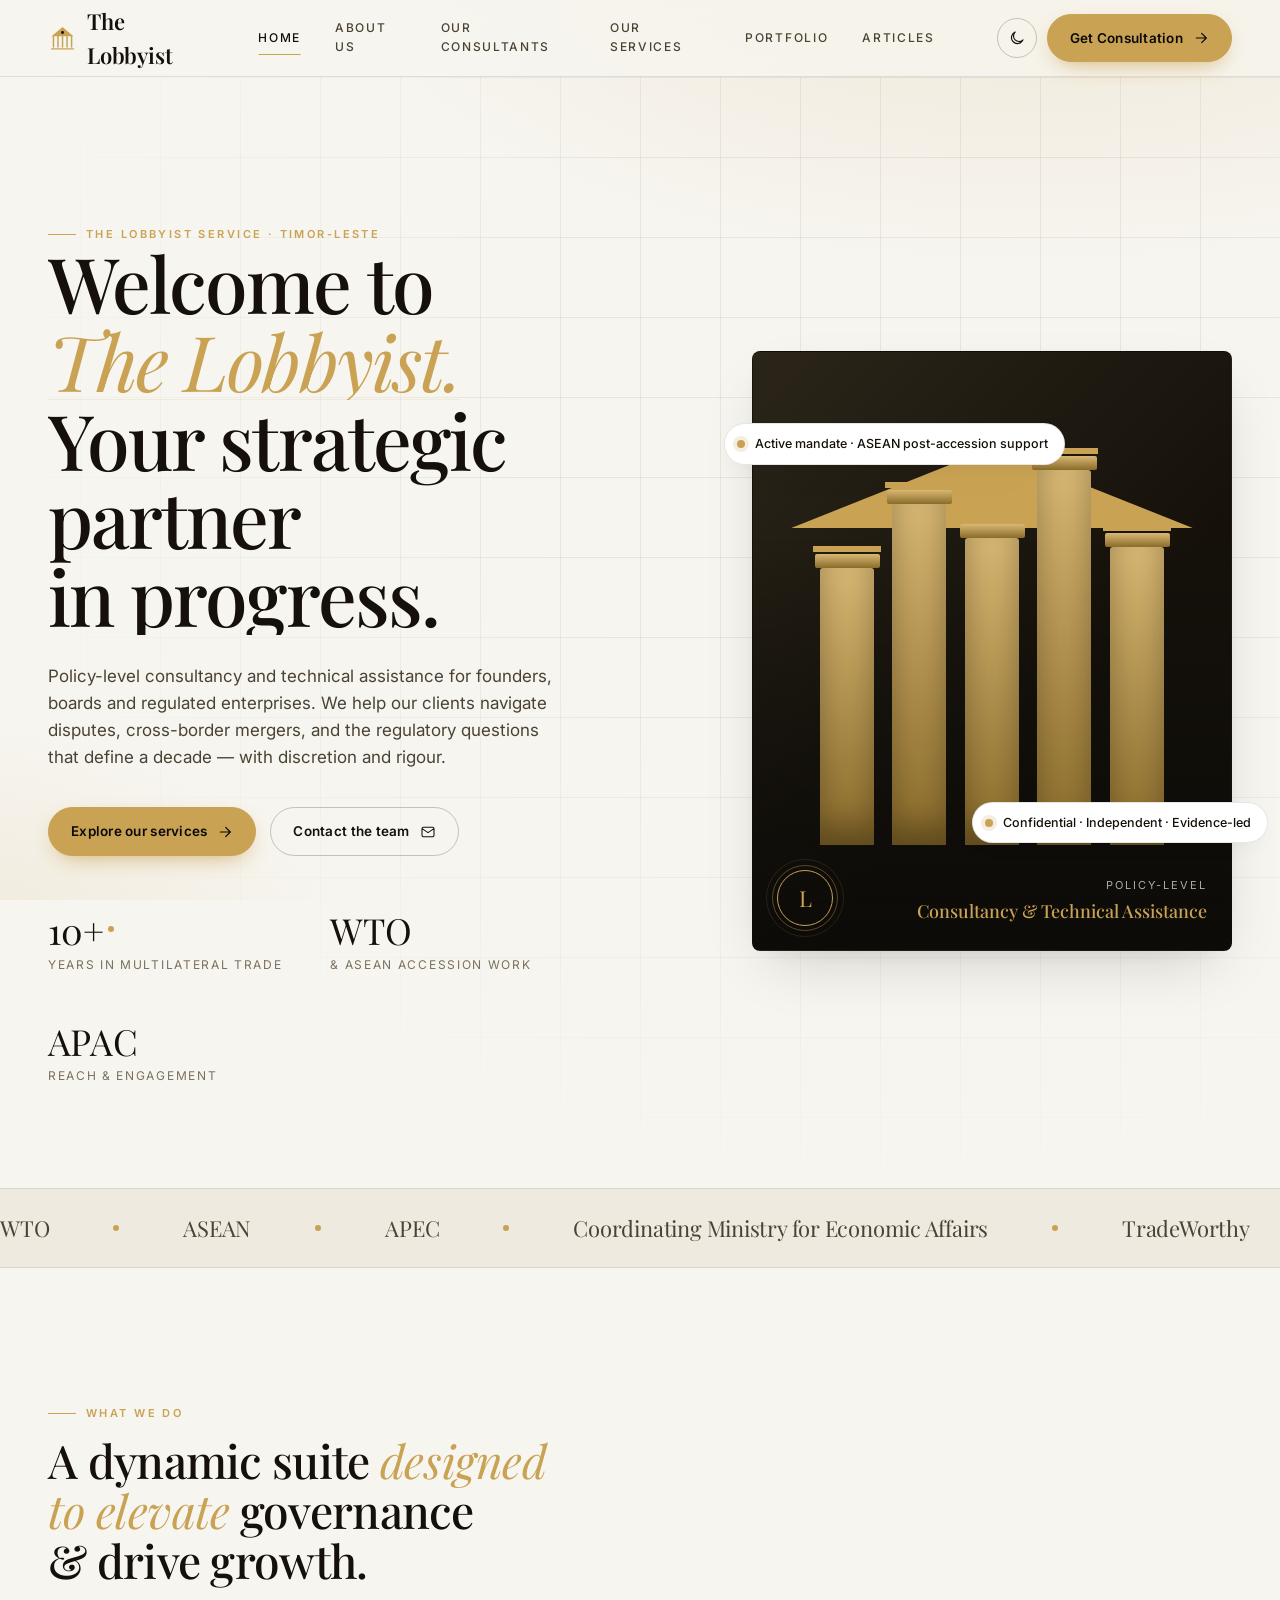
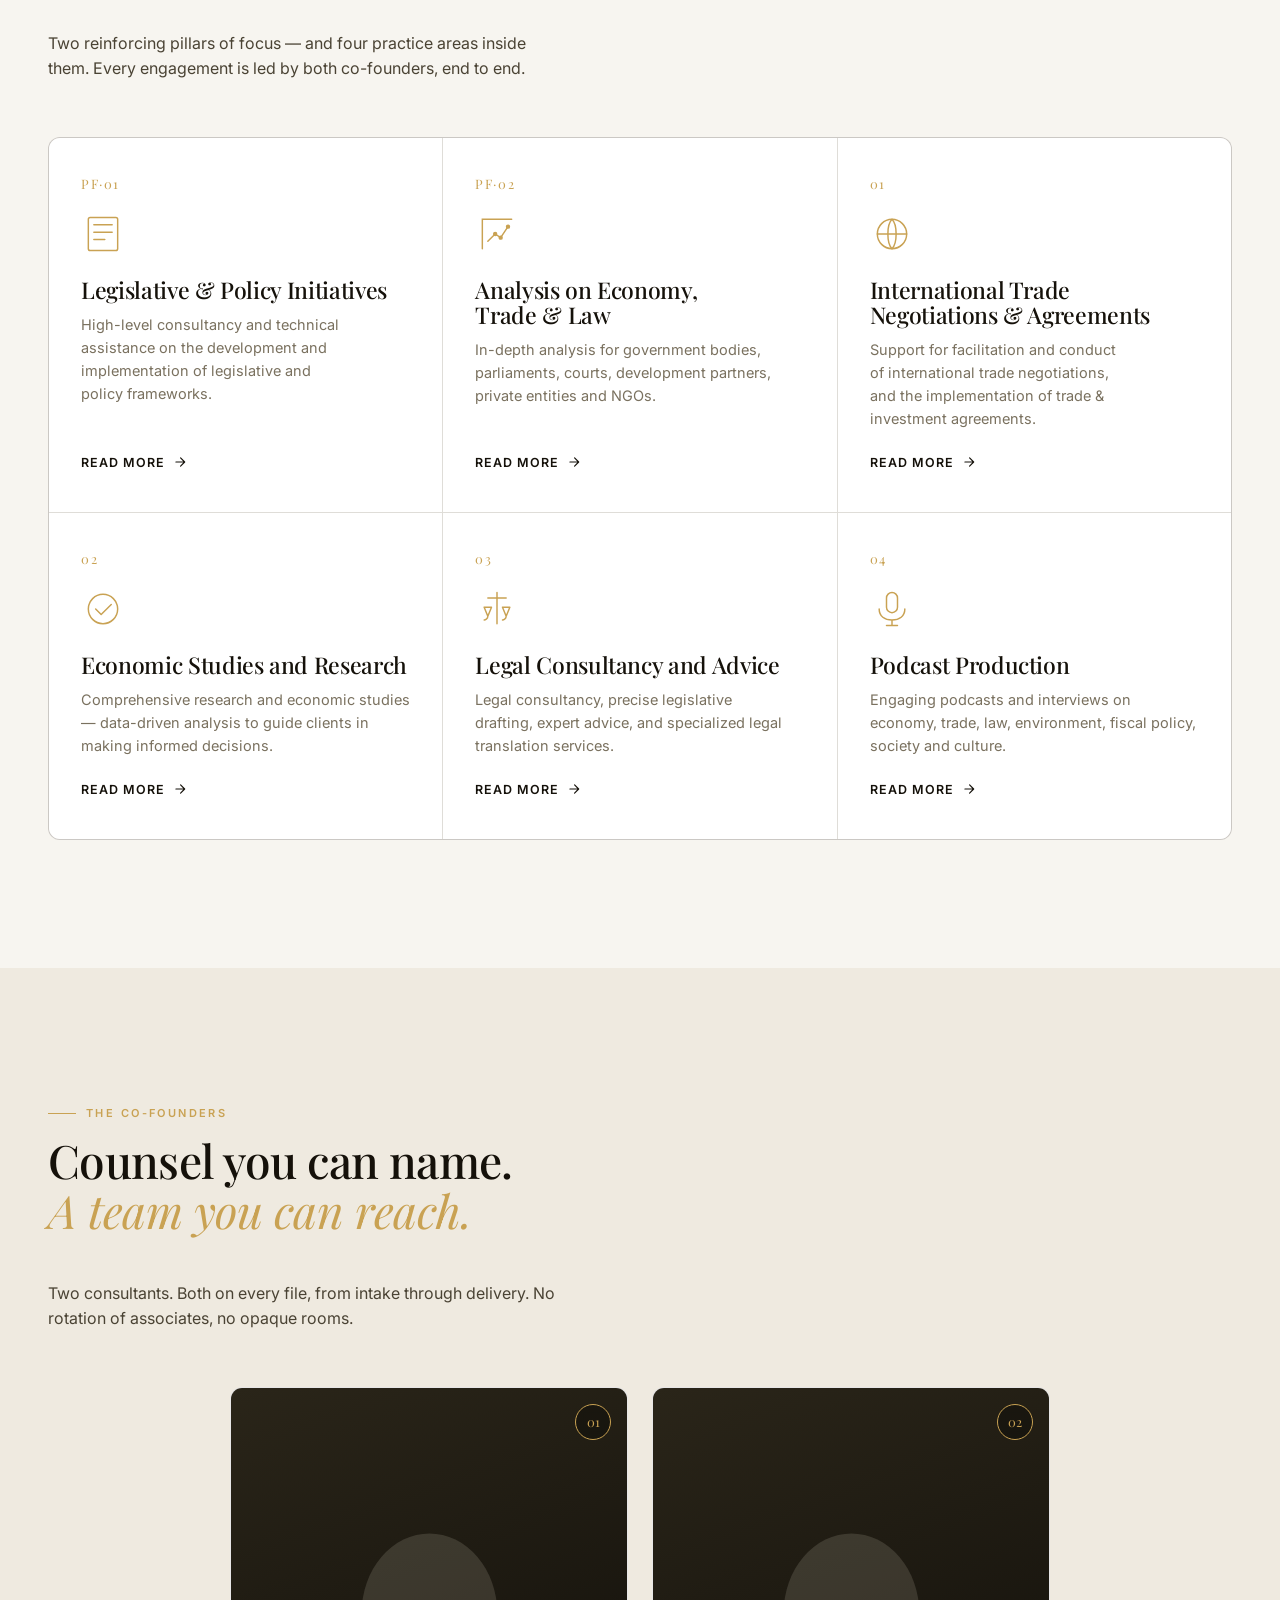
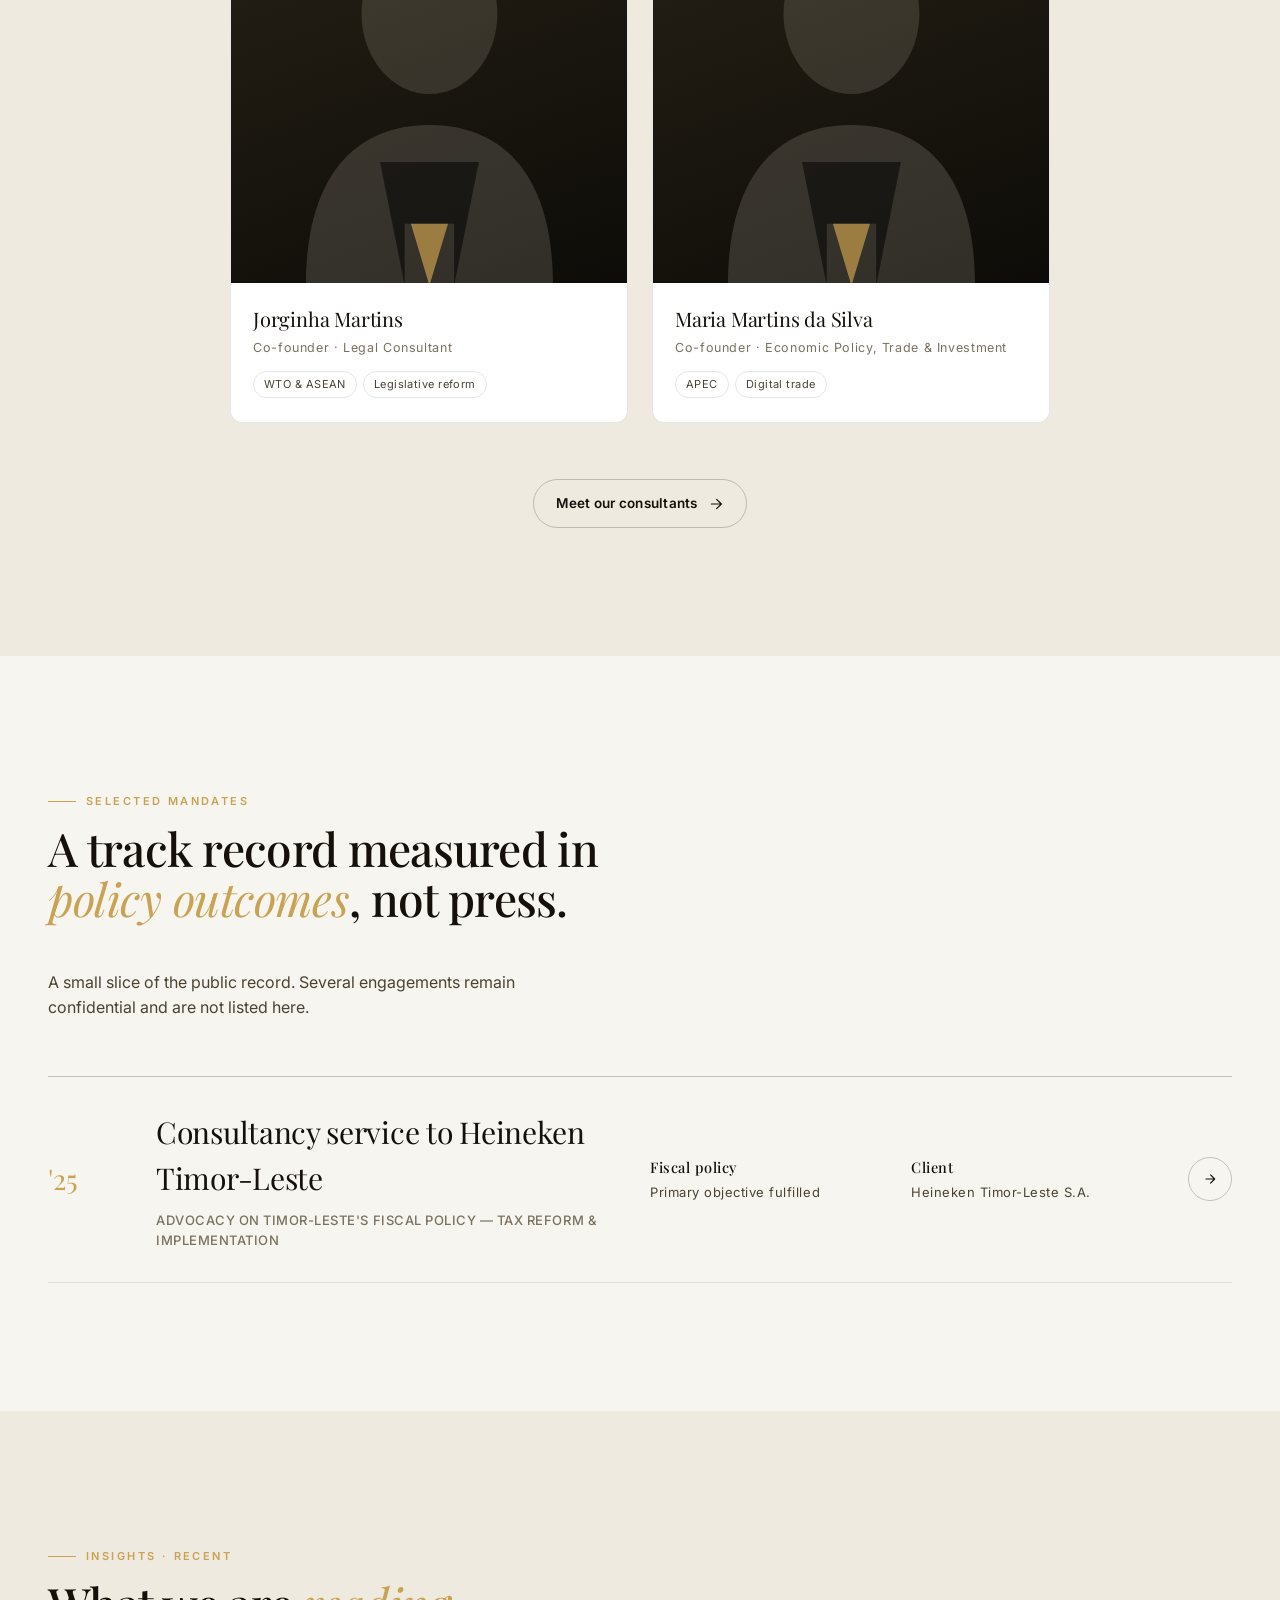
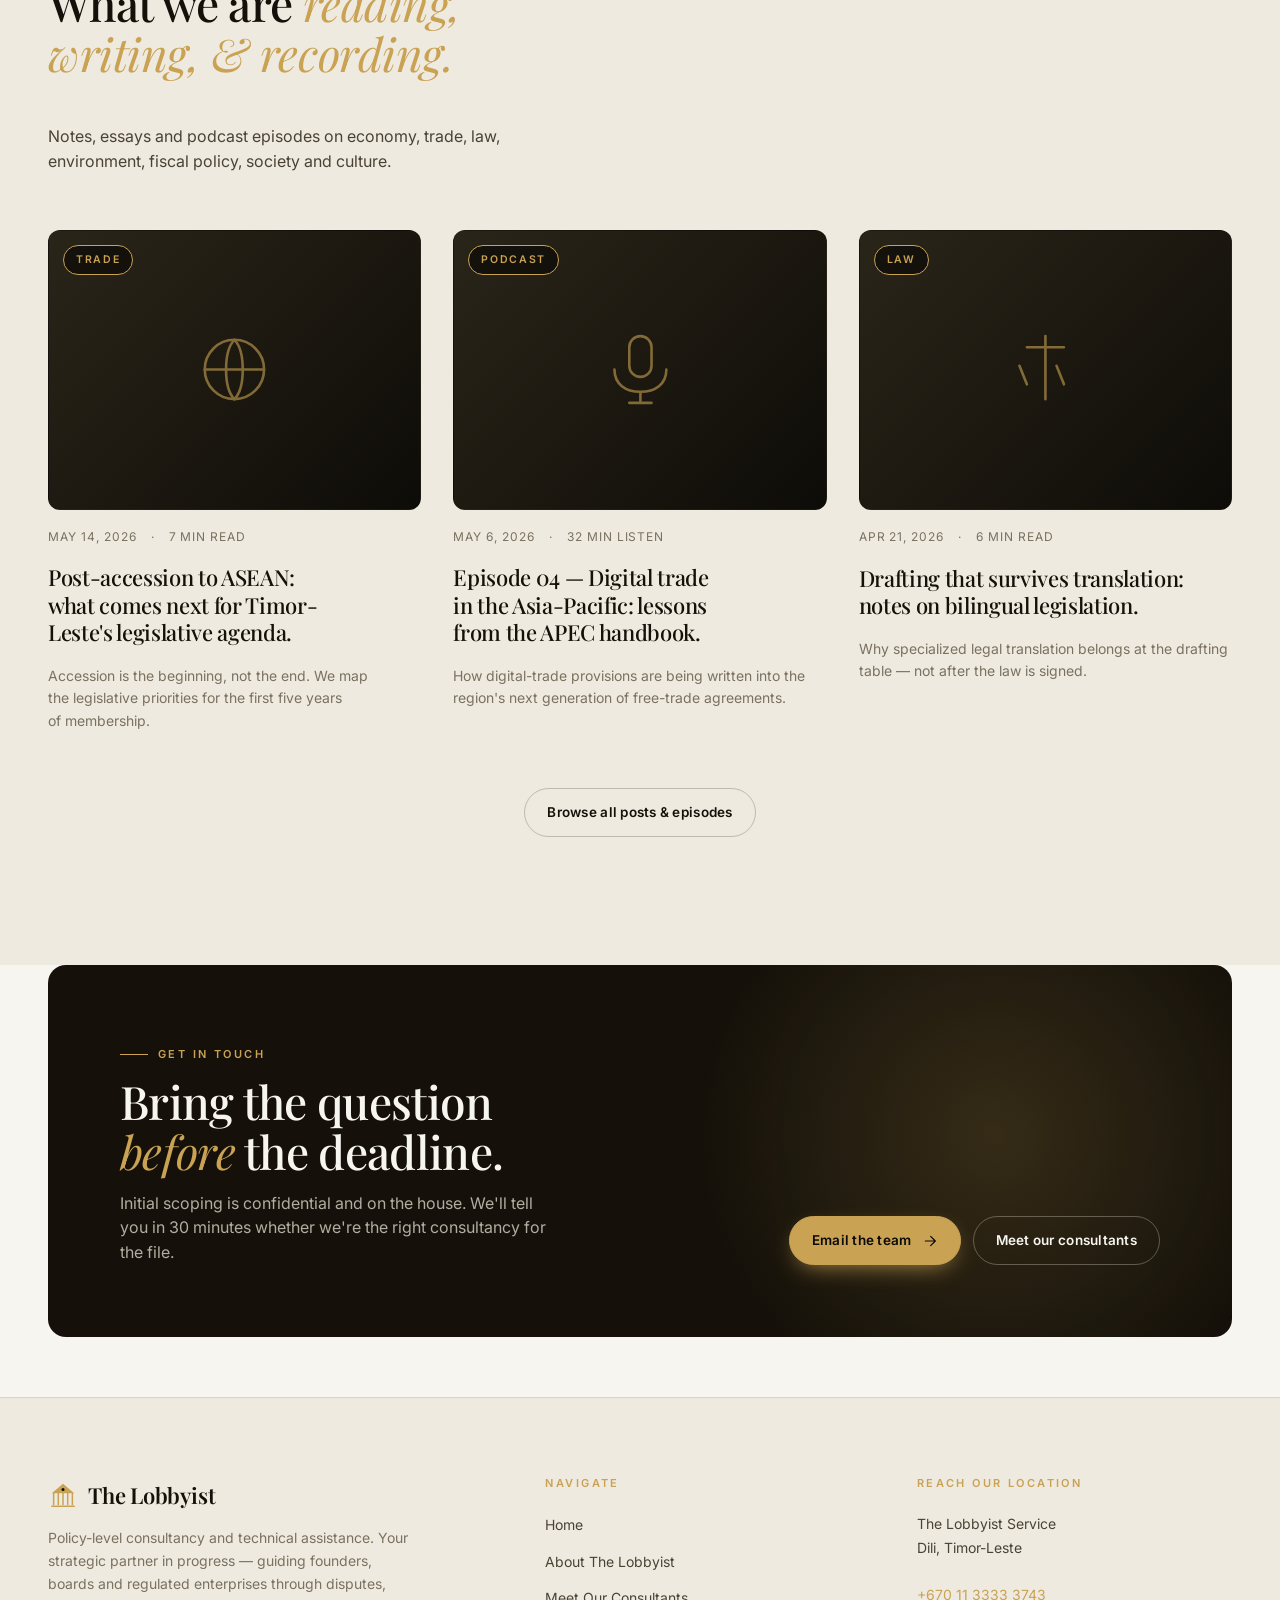
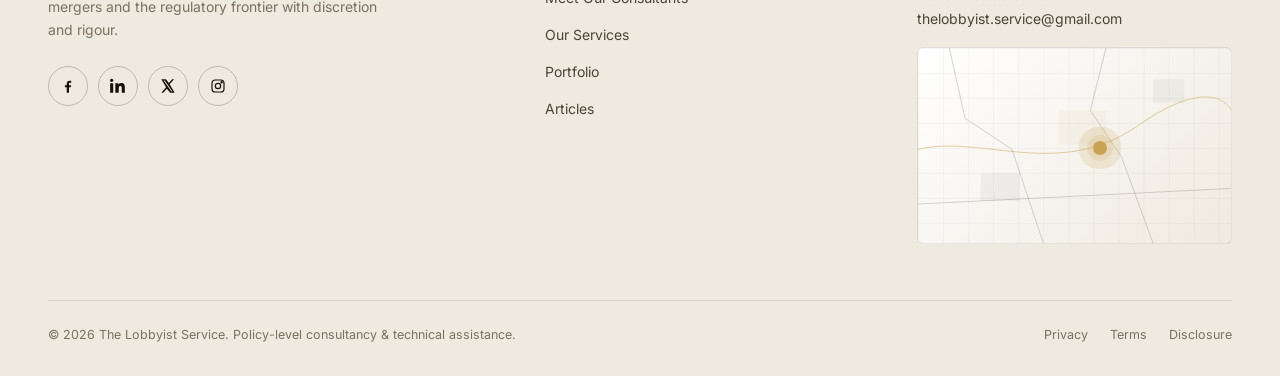
<file: Downloads/Legal3/index.html>
<!doctype html>
<html lang="en" data-theme="light">
<head>
  <meta charset="utf-8" />
  <meta name="viewport" content="width=device-width, initial-scale=1" />
  <title>The Lobbyist Service — Policy-level Consultancy &amp; Technical Assistance</title>
  <link rel="preconnect" href="https://fonts.googleapis.com">
  <link rel="preconnect" href="https://fonts.gstatic.com" crossorigin>
  <link href="https://fonts.googleapis.com/css2?family=Playfair+Display:ital,wght@0,400..800;1,400..700&family=Inter:wght@300;400;500;600;700&display=swap" rel="stylesheet">
  <link rel="stylesheet" href="assets/shared.css" />
</head>
<body data-page="home">

  <div id="nav-mount"></div>

  <!-- ============== HERO ============== -->
  <header class="hero">
    <div class="hero-grid" aria-hidden="true"></div>
    <div class="container">
      <div class="hero-inner">

        <div class="hero-copy">
          <span class="eyebrow hero-eyebrow">The Lobbyist Service · Timor-Leste</span>

          <h1 class="hero-headline" aria-label="Welcome to The Lobbyist. Your strategic partner in progress.">
            <span class="line"><span>Welcome to</span></span>
            <span class="line"><span><em>The Lobbyist.</em></span></span>
            <span class="line"><span>Your strategic partner in progress.</span></span>
          </h1>

          <p class="hero-lede">
            Policy-level consultancy and technical assistance for founders,
            boards and regulated enterprises. We help our clients navigate
            disputes, cross-border mergers, and the regulatory questions
            that define a decade — with discretion and rigour.
          </p>

          <div class="hero-actions">
            <a href="service.html" class="btn btn-primary">
              Explore our services
              <svg class="arrow" viewBox="0 0 24 24" fill="none" aria-hidden="true">
                <path d="M5 12h14M13 5l7 7-7 7" stroke="currentColor" stroke-width="1.8" stroke-linecap="round" stroke-linejoin="round"/>
              </svg>
            </a>
            <a href="mailto:thelobbyist.service@gmail.com" class="btn btn-ghost">
              Contact the team
              <svg class="arrow" viewBox="0 0 24 24" fill="none" aria-hidden="true">
                <path d="M3 7l9 6 9-6M5 5h14a2 2 0 0 1 2 2v10a2 2 0 0 1-2 2H5a2 2 0 0 1-2-2V7a2 2 0 0 1 2-2Z" stroke="currentColor" stroke-width="1.6" stroke-linecap="round" stroke-linejoin="round"/>
              </svg>
            </a>
          </div>

          <div class="hero-meta">
            <div class="stat">
              <div class="num">10+<span class="gold-dot"></span></div>
              <div class="lbl">Years in multilateral trade</div>
            </div>
            <div class="stat">
              <div class="num">WTO</div>
              <div class="lbl">&amp; ASEAN accession work</div>
            </div>
            <div class="stat">
              <div class="num">APAC</div>
              <div class="lbl">Reach &amp; engagement</div>
            </div>
          </div>
        </div>

        <div class="hero-visual">
          <div class="hero-card">
            <div class="pediment"></div>
            <div class="pillars">
              <span class="pillar"></span>
              <span class="pillar"></span>
              <span class="pillar"></span>
              <span class="pillar"></span>
              <span class="pillar"></span>
            </div>
            <div class="badge">
              <div class="seal">L</div>
              <div class="meta">
                Policy-level
                <strong>Consultancy &amp; Technical Assistance</strong>
              </div>
            </div>
          </div>

          <div class="hero-chip top">
            <span class="dot"></span>
            Active mandate · ASEAN post-accession support
          </div>
          <div class="hero-chip bottom">
            <span class="dot"></span>
            Confidential · Independent · Evidence-led
          </div>
        </div>

      </div>
    </div>
  </header>

  <!-- ============== MARQUEE ============== -->
  <section class="marquee" style="padding: 22px 0;">
    <div class="marquee-track">
      <span class="marquee-item">WTO</span>
      <span class="marquee-item">ASEAN</span>
      <span class="marquee-item">APEC</span>
      <span class="marquee-item">Coordinating Ministry for Economic Affairs</span>
      <span class="marquee-item">TradeWorthy</span>
      <span class="marquee-item">PROSIVU · Australian Aid</span>
      <span class="marquee-item">UNTL</span>
      <span class="marquee-item">The Asia Foundation</span>
      <span class="marquee-item">CEPAD</span>
      <span class="marquee-item">ISEAS-Yusof Ishak Institute</span>
      <span class="marquee-item">WTO</span>
      <span class="marquee-item">ASEAN</span>
      <span class="marquee-item">APEC</span>
      <span class="marquee-item">Coordinating Ministry for Economic Affairs</span>
      <span class="marquee-item">TradeWorthy</span>
    </div>
  </section>

  <!-- ============== SERVICES ============== -->
  <section id="services">
    <div class="container">
      <div class="section-head reveal">
        <div class="title">
          <span class="eyebrow">What we do</span>
          <h2>A dynamic suite <em class="gold serif" style="font-style:italic; font-weight:400">designed to elevate</em> governance &amp; drive growth.</h2>
        </div>
        <p>
          Two reinforcing pillars of focus — and four practice areas
          inside them. Every engagement is led by both co-founders,
          end to end.
        </p>
      </div>

      <div class="service-grid reveal-stagger">

        <a class="service-card" href="service.html#legislative-policy">
          <span class="num">PF·01</span>
          <svg class="icon" viewBox="0 0 48 48" fill="none" stroke="currentColor" stroke-width="1.6" aria-hidden="true">
            <rect x="8" y="6" width="32" height="36" rx="2"/>
            <path d="M14 14 H34 M14 22 H34 M14 30 H26" stroke-linecap="round"/>
          </svg>
          <h3>Legislative &amp; Policy Initiatives</h3>
          <p>High-level consultancy and technical assistance on the development and implementation of legislative and policy frameworks.</p>
          <span class="read">Read more
            <svg class="arrow" width="14" height="14" viewBox="0 0 24 24" fill="none"><path d="M5 12h14M13 5l7 7-7 7" stroke="currentColor" stroke-width="2" stroke-linecap="round" stroke-linejoin="round"/></svg>
          </span>
        </a>

        <a class="service-card" href="service.html#analysis-economy-trade-law">
          <span class="num">PF·02</span>
          <svg class="icon" viewBox="0 0 48 48" fill="none" stroke="currentColor" stroke-width="1.6" aria-hidden="true">
            <path d="M8 40 V8 H40" stroke-linecap="round"/>
            <path d="M14 32 L22 24 L28 28 L36 16" stroke-linecap="round" stroke-linejoin="round"/>
            <circle cx="22" cy="24" r="1.6" fill="currentColor"/>
            <circle cx="28" cy="28" r="1.6" fill="currentColor"/>
            <circle cx="36" cy="16" r="1.6" fill="currentColor"/>
          </svg>
          <h3>Analysis on Economy, Trade &amp; Law</h3>
          <p>In-depth analysis for government bodies, parliaments, courts, development partners, private entities and NGOs.</p>
          <span class="read">Read more
            <svg class="arrow" width="14" height="14" viewBox="0 0 24 24" fill="none"><path d="M5 12h14M13 5l7 7-7 7" stroke="currentColor" stroke-width="2" stroke-linecap="round" stroke-linejoin="round"/></svg>
          </span>
        </a>

        <a class="service-card" href="service.html#international-trade">
          <span class="num">01</span>
          <svg class="icon" viewBox="0 0 48 48" fill="none" stroke="currentColor" stroke-width="1.6" aria-hidden="true">
            <circle cx="24" cy="24" r="16"/>
            <path d="M8 24 H40 M24 8 C 30 14 30 34 24 40 C 18 34 18 14 24 8" stroke-linecap="round"/>
          </svg>
          <h3>International Trade Negotiations &amp; Agreements</h3>
          <p>Support for facilitation and conduct of international trade negotiations, and the implementation of trade &amp; investment agreements.</p>
          <span class="read">Read more
            <svg class="arrow" width="14" height="14" viewBox="0 0 24 24" fill="none"><path d="M5 12h14M13 5l7 7-7 7" stroke="currentColor" stroke-width="2" stroke-linecap="round" stroke-linejoin="round"/></svg>
          </span>
        </a>

        <a class="service-card" href="service.html#economic-studies">
          <span class="num">02</span>
          <svg class="icon" viewBox="0 0 48 48" fill="none" stroke="currentColor" stroke-width="1.6" aria-hidden="true">
            <circle cx="24" cy="24" r="16"/>
            <path d="M16 24 L22 30 L33 19" stroke-linecap="round" stroke-linejoin="round"/>
          </svg>
          <h3>Economic Studies and Research</h3>
          <p>Comprehensive research and economic studies — data-driven analysis to guide clients in making informed decisions.</p>
          <span class="read">Read more
            <svg class="arrow" width="14" height="14" viewBox="0 0 24 24" fill="none"><path d="M5 12h14M13 5l7 7-7 7" stroke="currentColor" stroke-width="2" stroke-linecap="round" stroke-linejoin="round"/></svg>
          </span>
        </a>

        <a class="service-card" href="service.html#legal-consultancy">
          <span class="num">03</span>
          <svg class="icon" viewBox="0 0 48 48" fill="none" stroke="currentColor" stroke-width="1.6" aria-hidden="true">
            <path d="M24 6 V40 M14 12 H34 M10 22 H18 L14 32 Z M30 22 H38 L34 32 Z M14 32 C14 35 11 36 10 36 M34 32 C34 35 31 36 30 36"
                  stroke-linejoin="round" stroke-linecap="round"/>
          </svg>
          <h3>Legal Consultancy and Advice</h3>
          <p>Legal consultancy, precise legislative drafting, expert advice, and specialized legal translation services.</p>
          <span class="read">Read more
            <svg class="arrow" width="14" height="14" viewBox="0 0 24 24" fill="none"><path d="M5 12h14M13 5l7 7-7 7" stroke="currentColor" stroke-width="2" stroke-linecap="round" stroke-linejoin="round"/></svg>
          </span>
        </a>

        <a class="service-card" href="service.html#podcast-production">
          <span class="num">04</span>
          <svg class="icon" viewBox="0 0 48 48" fill="none" stroke="currentColor" stroke-width="1.6" aria-hidden="true">
            <rect x="18" y="6" width="12" height="22" rx="6"/>
            <path d="M10 24 C 10 32 16 36 24 36 M38 24 C 38 32 32 36 24 36 M24 36 V42 M18 42 H30" stroke-linecap="round"/>
          </svg>
          <h3>Podcast Production</h3>
          <p>Engaging podcasts and interviews on economy, trade, law, environment, fiscal policy, society and culture.</p>
          <span class="read">Read more
            <svg class="arrow" width="14" height="14" viewBox="0 0 24 24" fill="none"><path d="M5 12h14M13 5l7 7-7 7" stroke="currentColor" stroke-width="2" stroke-linecap="round" stroke-linejoin="round"/></svg>
          </span>
        </a>

      </div>
    </div>
  </section>

  <!-- ============== CONSULTANTS ============== -->
  <section id="consultants" style="background: var(--bg-mute);">
    <div class="container">
      <div class="section-head reveal">
        <div class="title">
          <span class="eyebrow">The co-founders</span>
          <h2>Counsel you can name. <em class="gold serif" style="font-style:italic; font-weight:400">A team you can reach.</em></h2>
        </div>
        <p>
          Two consultants. Both on every file, from intake through
          delivery. No rotation of associates, no opaque rooms.
        </p>
      </div>

      <div class="profile-grid reveal-stagger home-profile-grid">

        <article class="profile">
          <div class="profile-photo">
            <div class="ring">01</div>
            <div class="silhouette">
              <svg viewBox="0 0 100 130" aria-hidden="true">
                <ellipse cx="50" cy="42" rx="22" ry="26" fill="rgba(245,239,224,.16)"/>
                <path d="M10 130 C 10 92 28 78 50 78 C 72 78 90 92 90 130 Z" fill="rgba(245,239,224,.18)"/>
                <path d="M34 90 L42 130 L42 110 L58 110 L58 130 L66 90 Z" fill="rgba(11,10,8,.65)"/>
                <path d="M44 110 L50 130 L56 110 Z" fill="rgba(201,162,83,.85)"/>
              </svg>
            </div>
          </div>
          <div class="profile-info">
            <div class="name">Jorginha Martins</div>
            <div class="role">Co-founder · Legal Consultant</div>
            <div class="tags">
              <span class="tag">WTO &amp; ASEAN</span>
              <span class="tag">Legislative reform</span>
            </div>
          </div>
        </article>

        <article class="profile">
          <div class="profile-photo">
            <div class="ring">02</div>
            <div class="silhouette">
              <svg viewBox="0 0 100 130" aria-hidden="true">
                <ellipse cx="50" cy="42" rx="22" ry="26" fill="rgba(245,239,224,.16)"/>
                <path d="M10 130 C 10 92 28 78 50 78 C 72 78 90 92 90 130 Z" fill="rgba(245,239,224,.18)"/>
                <path d="M34 90 L42 130 L42 110 L58 110 L58 130 L66 90 Z" fill="rgba(11,10,8,.65)"/>
                <path d="M44 110 L50 130 L56 110 Z" fill="rgba(201,162,83,.85)"/>
              </svg>
            </div>
          </div>
          <div class="profile-info">
            <div class="name">Maria Martins da Silva</div>
            <div class="role">Co-founder · Economic Policy, Trade &amp; Investment</div>
            <div class="tags">
              <span class="tag">APEC</span>
              <span class="tag">Digital trade</span>
            </div>
          </div>
        </article>

      </div>

      <div style="text-align:center; margin-top: 56px;">
        <a href="consultant.html" class="btn btn-ghost">
          Meet our consultants
          <svg class="arrow" viewBox="0 0 24 24" fill="none"><path d="M5 12h14M13 5l7 7-7 7" stroke="currentColor" stroke-width="1.8" stroke-linecap="round" stroke-linejoin="round"/></svg>
        </a>
      </div>
    </div>
  </section>

  <!-- ============== PORTFOLIO ============== -->
  <section id="portfolio">
    <div class="container">
      <div class="section-head reveal">
        <div class="title">
          <span class="eyebrow">Selected Mandates</span>
          <h2>A track record measured in <em class="gold serif" style="font-style:italic; font-weight:400">policy outcomes</em>, not press.</h2>
        </div>
        <p>
          A small slice of the public record. Several engagements remain
          confidential and are not listed here.
        </p>
      </div>

      <div class="case-list reveal-stagger">

        <a class="case" href="portfolio.html">
          <div class="yr">'25</div>
          <div class="ttl">Consultancy service to Heineken Timor-Leste<small>Advocacy on Timor-Leste&apos;s fiscal policy — tax reform &amp; implementation</small></div>
          <div class="meta"><strong>Fiscal policy</strong>Primary objective fulfilled</div>
          <div class="meta"><strong>Client</strong>Heineken Timor-Leste S.A.</div>
          <div class="go"><svg viewBox="0 0 24 24" width="14" height="14" fill="none"><path d="M5 12h14M13 5l7 7-7 7" stroke="currentColor" stroke-width="2" stroke-linecap="round" stroke-linejoin="round"/></svg></div>
        </a>

      </div>
    </div>
  </section>

  <!-- ============== BLOG / ARTICLES ============== -->
  <section style="background: var(--bg-mute);">
    <div class="container">
      <div class="section-head reveal">
        <div class="title">
          <span class="eyebrow">Insights · Recent</span>
          <h2>What we are <em class="gold serif" style="font-style:italic; font-weight:400">reading, writing, &amp; recording.</em></h2>
        </div>
        <p>
          Notes, essays and podcast episodes on economy, trade, law,
          environment, fiscal policy, society and culture.
        </p>
      </div>

      <div class="blog-grid reveal-stagger">

        <article class="post">
          <div class="post-img">
            <span class="tag">Trade</span>
            <div class="icon">
              <svg viewBox="0 0 48 48" fill="none" stroke="currentColor" stroke-width="1.4" aria-hidden="true">
                <circle cx="24" cy="24" r="16"/>
                <path d="M8 24 H40 M24 8 C 30 14 30 34 24 40 C 18 34 18 14 24 8" stroke-linecap="round"/>
              </svg>
            </div>
          </div>
          <div class="meta-row"><span>May 14, 2026</span><span>·</span><span>7 min read</span></div>
          <h3>Post-accession to ASEAN: what comes next for Timor-Leste&apos;s legislative agenda.</h3>
          <p>Accession is the beginning, not the end. We map the legislative priorities for the first five years of membership.</p>
        </article>

        <article class="post">
          <div class="post-img">
            <span class="tag">Podcast</span>
            <div class="icon">
              <svg viewBox="0 0 48 48" fill="none" stroke="currentColor" stroke-width="1.4" aria-hidden="true">
                <rect x="18" y="6" width="12" height="22" rx="6"/>
                <path d="M10 24 C 10 32 16 36 24 36 M38 24 C 38 32 32 36 24 36 M24 36 V42 M18 42 H30" stroke-linecap="round"/>
              </svg>
            </div>
          </div>
          <div class="meta-row"><span>May 6, 2026</span><span>·</span><span>32 min listen</span></div>
          <h3>Episode 04 — Digital trade in the Asia-Pacific: lessons from the APEC handbook.</h3>
          <p>How digital-trade provisions are being written into the region&apos;s next generation of free-trade agreements.</p>
        </article>

        <article class="post">
          <div class="post-img">
            <span class="tag">Law</span>
            <div class="icon">
              <svg viewBox="0 0 48 48" fill="none" stroke="currentColor" stroke-width="1.4" aria-hidden="true">
                <path d="M24 6 V40 M14 12 H34 M10 22 L14 32 M30 22 L34 32" stroke-linecap="round"/>
              </svg>
            </div>
          </div>
          <div class="meta-row"><span>Apr 21, 2026</span><span>·</span><span>6 min read</span></div>
          <h3>Drafting that survives translation: notes on bilingual legislation.</h3>
          <p>Why specialized legal translation belongs at the drafting table — not after the law is signed.</p>
        </article>

      </div>

      <div style="text-align:center; margin-top: 56px;">
        <a href="articles.html" class="btn btn-ghost">Browse all posts &amp; episodes</a>
      </div>
    </div>
  </section>

  <!-- ============== CTA STRIP ============== -->
  <section style="padding-top: 0; padding-bottom: 0;">
    <div class="container">
      <div class="cta-strip reveal">
        <div>
          <span class="eyebrow" style="color: var(--gold);">Get in touch</span>
          <h2 style="margin-top: 14px;">Bring the question <em>before</em> the deadline.</h2>
          <p>
            Initial scoping is confidential and on the house.
            We&apos;ll tell you in 30 minutes whether we&apos;re the right consultancy for the file.
          </p>
        </div>
        <div class="actions">
          <a href="mailto:thelobbyist.service@gmail.com" class="btn btn-primary">
            Email the team
            <svg class="arrow" viewBox="0 0 24 24" fill="none"><path d="M5 12h14M13 5l7 7-7 7" stroke="currentColor" stroke-width="1.8" stroke-linecap="round" stroke-linejoin="round"/></svg>
          </a>
          <a href="consultant.html" class="btn btn-ghost" style="color: var(--bg); border-color: rgba(245,239,224,.3);">Meet our consultants</a>
        </div>
      </div>
    </div>
  </section>

  <div id="footer-mount"></div>

  <script src="assets/shared.js"></script>
  <script src="assets/chrome.js"></script>
</body>
</html>

<style id="__om-edit-overrides">
</style>
</file>
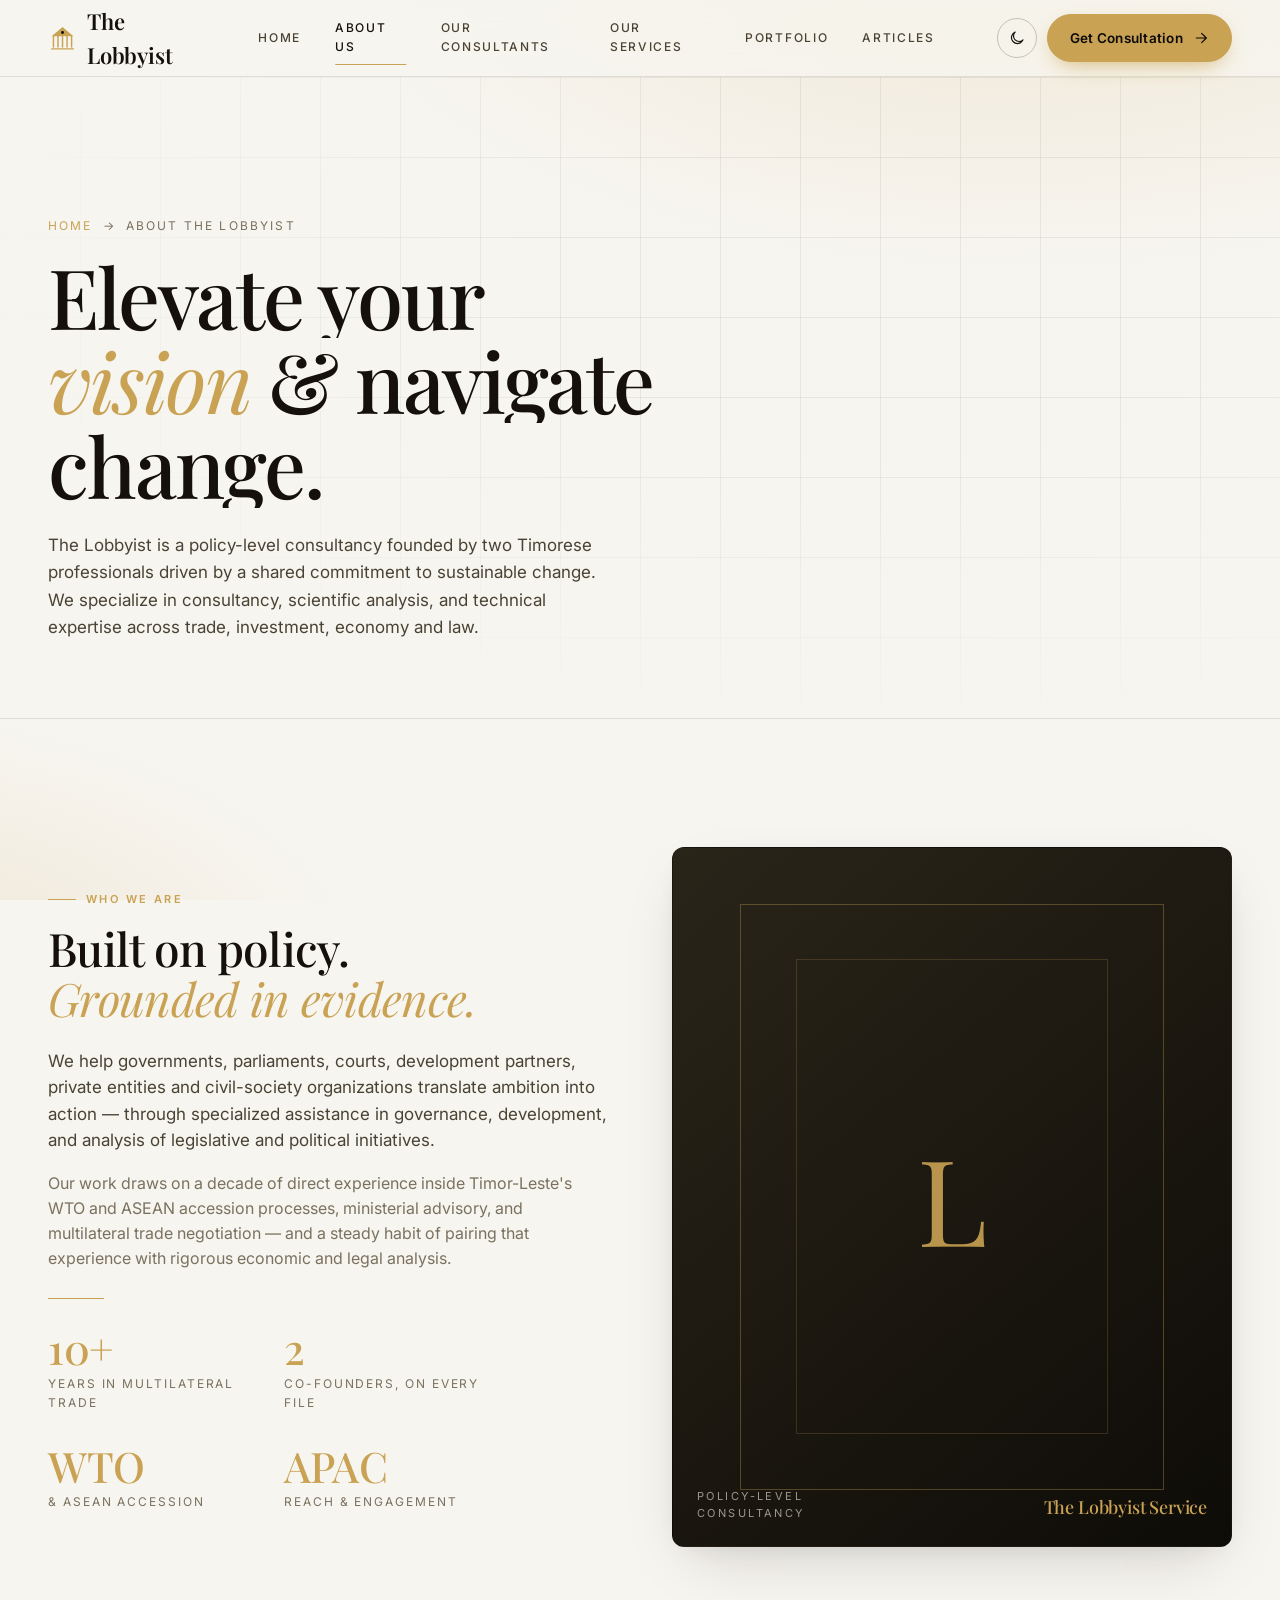
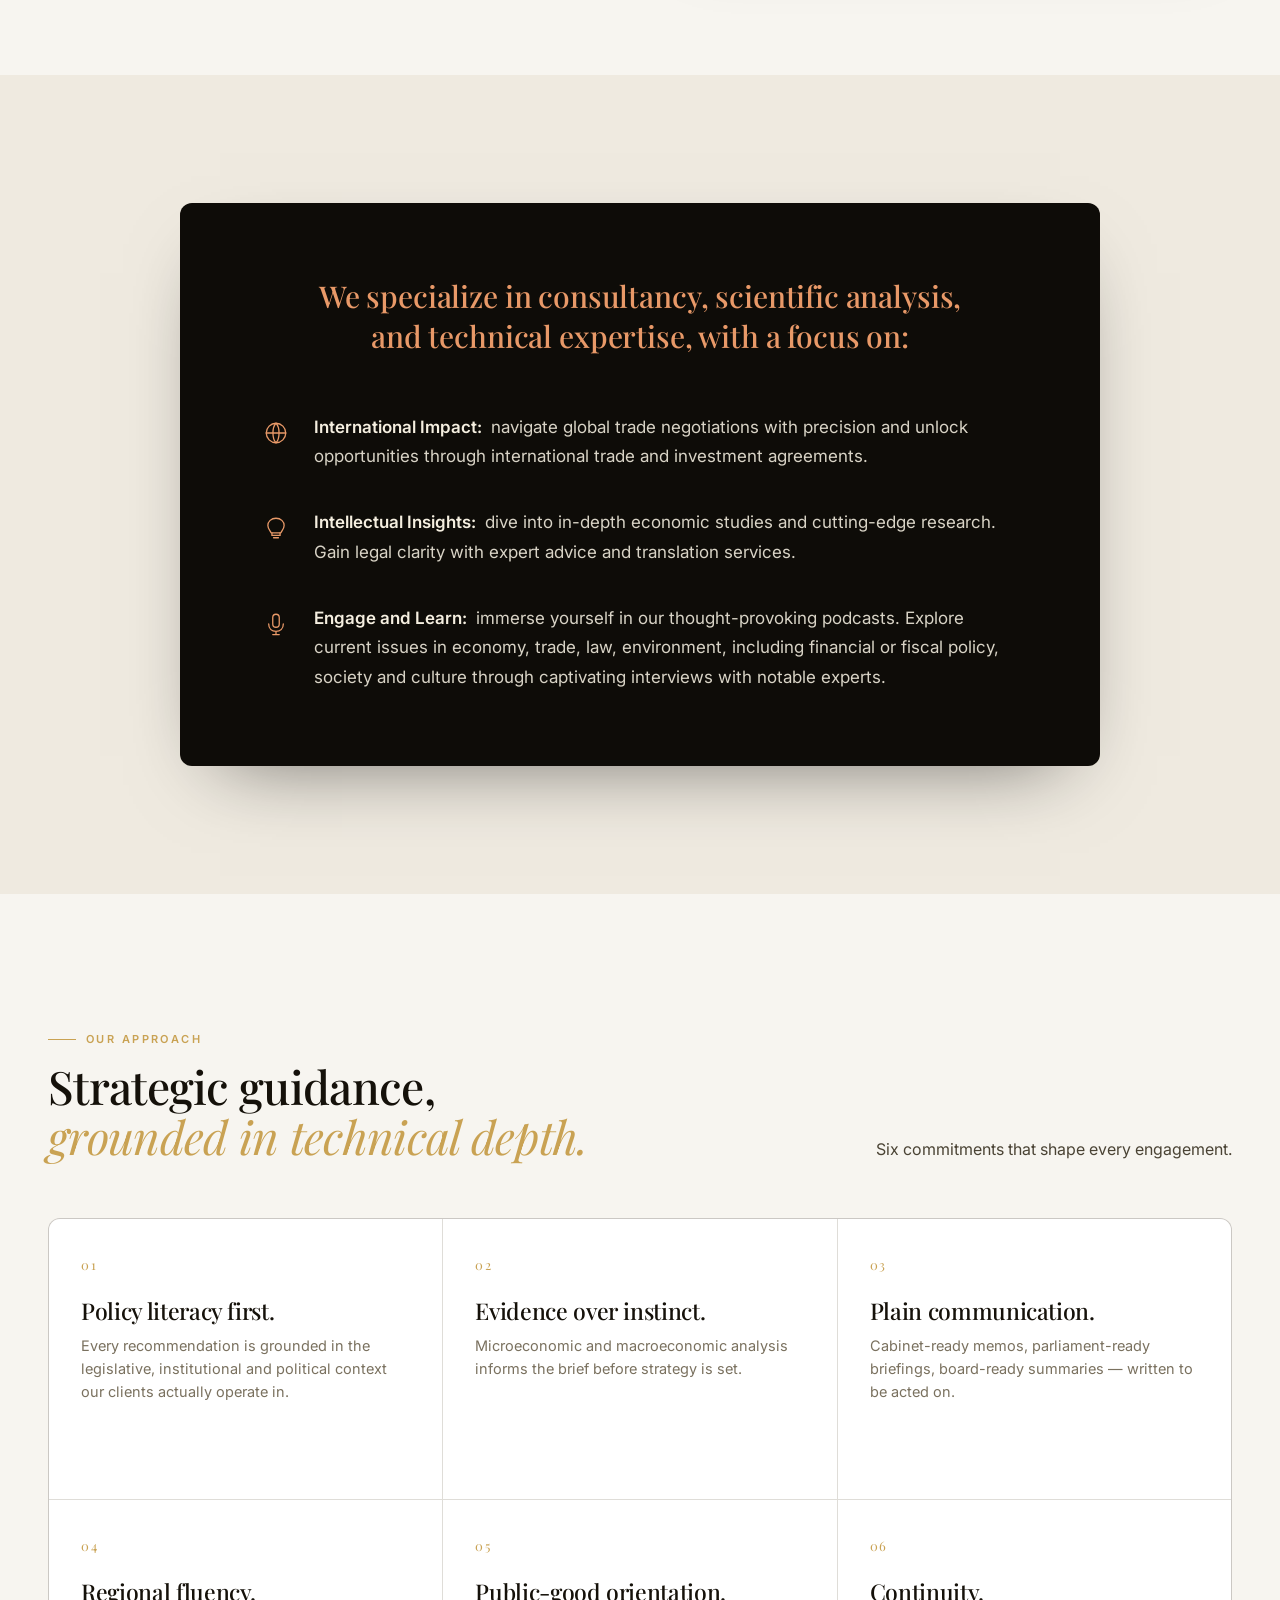
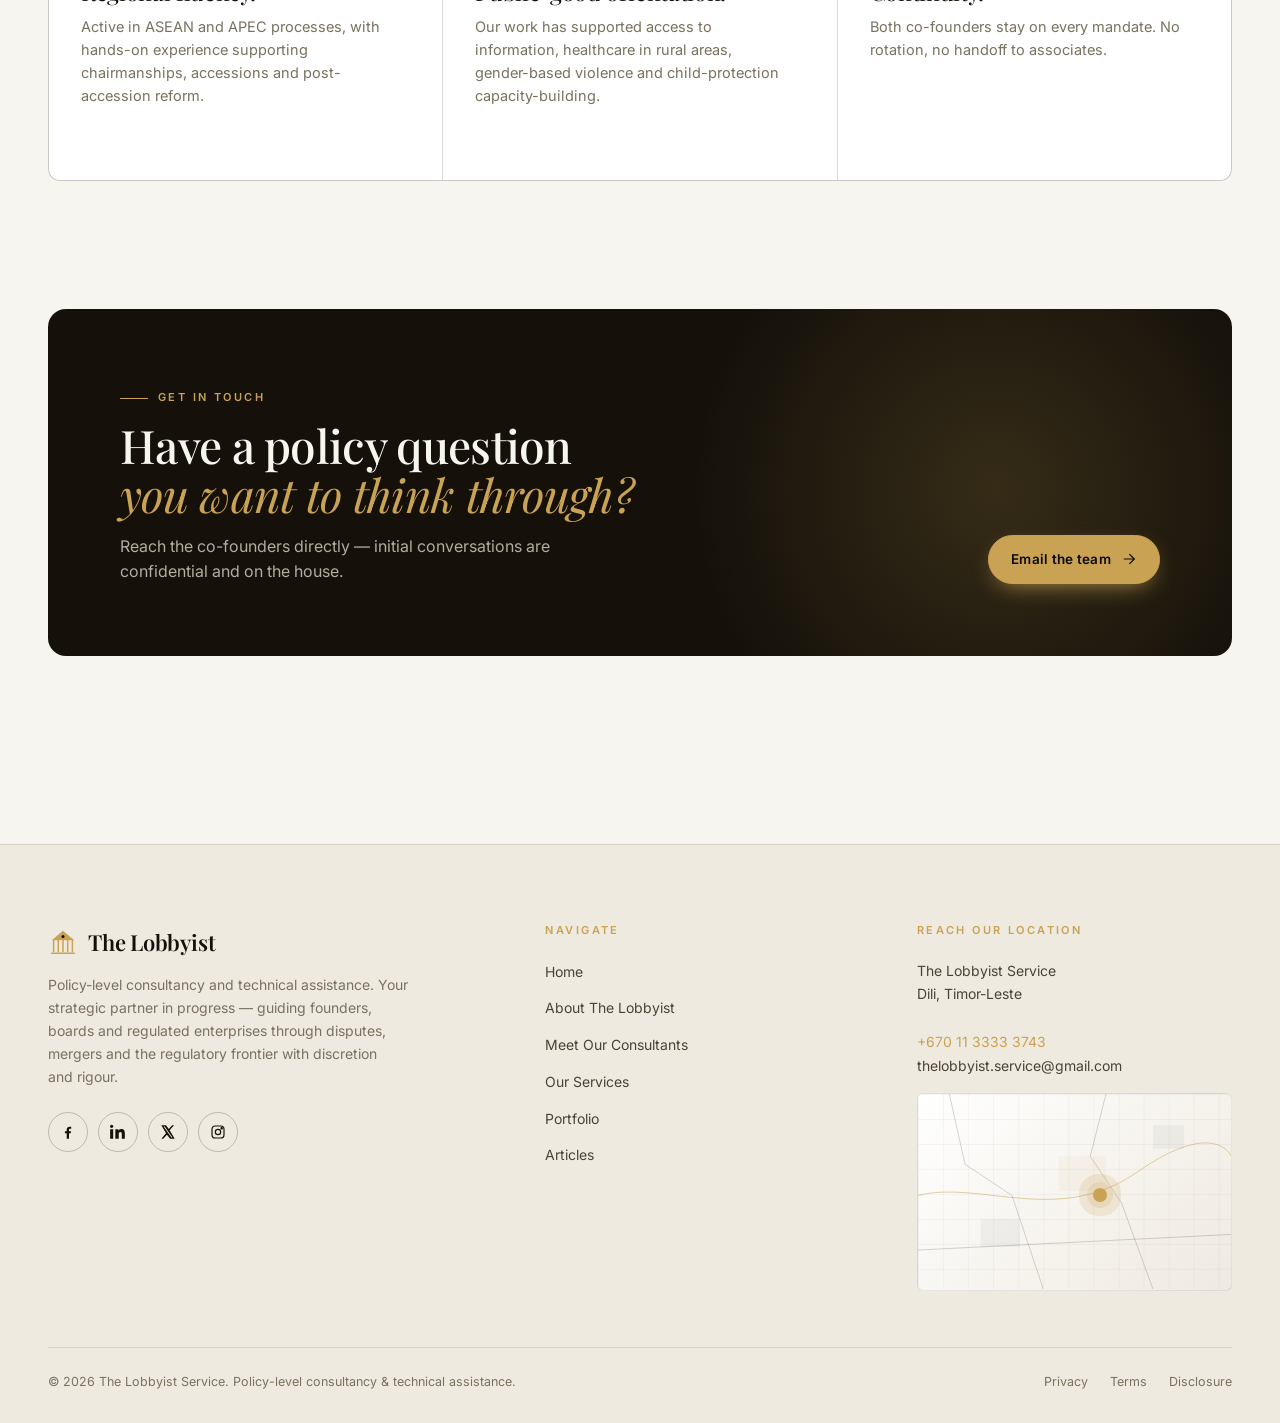
<file: Downloads/Legal3/about.html>
<!doctype html>
<html lang="en" data-theme="light">
<head>
  <meta charset="utf-8" />
  <meta name="viewport" content="width=device-width, initial-scale=1" />
  <title>About The Lobbyist · The Lobbyist Service</title>
  <link rel="preconnect" href="https://fonts.googleapis.com">
  <link rel="preconnect" href="https://fonts.gstatic.com" crossorigin>
  <link href="https://fonts.googleapis.com/css2?family=Playfair+Display:ital,wght@0,400..800;1,400..700&family=Inter:wght@300;400;500;600;700&display=swap" rel="stylesheet">
  <link rel="stylesheet" href="assets/shared.css" />
  <style>
    .focus-panel {
      background: #0e0c08;
      border: 1px solid var(--line-strong);
      border-radius: var(--r-md);
      padding: 72px clamp(28px, 6vw, 88px);
      max-width: 920px;
      margin: 0 auto;
      box-shadow: 0 30px 80px -40px rgba(0,0,0,.6);
    }
    .focus-headline {
      font-family: var(--serif);
      font-size: clamp(22px, 2.6vw, 30px);
      line-height: 1.35;
      color: #E89968;
      text-align: center;
      max-width: 720px;
      margin: 0 auto 56px;
      font-weight: 500;
      letter-spacing: -0.005em;
    }
    .focus-list {
      list-style: none;
      padding: 0;
      margin: 0;
      display: flex;
      flex-direction: column;
      gap: 36px;
    }
    .focus-list li {
      display: grid;
      grid-template-columns: 36px 1fr;
      gap: 20px;
      align-items: start;
    }
    .focus-list .focus-icon {
      width: 36px;
      height: 36px;
      display: grid;
      place-items: center;
      color: #E89968;
      margin-top: 2px;
    }
    .focus-list .focus-icon svg {
      width: 26px;
      height: 26px;
    }
    .focus-list p {
      font-size: clamp(15.5px, 1.6vw, 17px);
      line-height: 1.75;
      color: rgba(245,239,224,.88);
      margin: 0;
    }
    .focus-list p strong {
      color: rgba(245,239,224,1);
      font-weight: 600;
      margin-right: 4px;
    }
  </style>
</head>
<body data-page="about">
  <div id="nav-mount"></div>

  <header class="page-head">
    <div class="hero-grid" aria-hidden="true"></div>
    <div class="container" style="position:relative;">
      <div class="crumb"><a href="index.html">Home</a><span>→</span><span>About The Lobbyist</span></div>
      <h1 class="hero-headline">
        <span class="line"><span>Elevate your</span></span>
        <span class="line"><span><em>vision</em> &amp; navigate</span></span>
        <span class="line"><span>change.</span></span>
      </h1>
      <p class="lede">
        The Lobbyist is a policy-level consultancy founded by two
        Timorese professionals driven by a shared commitment to
        sustainable change. We specialize in consultancy, scientific
        analysis, and technical expertise across trade, investment,
        economy and law.
      </p>
    </div>
  </header>

  <!-- Mission split -->
  <section>
    <div class="container">
      <div class="split">
        <div class="reveal">
          <span class="eyebrow">Who we are</span>
          <h2 style="margin-top:16px;">Built on policy. <em class="gold" style="font-style:italic; font-weight:400;">Grounded in evidence.</em></h2>
          <p class="soft" style="margin-top:24px; font-size:17px;">
            We help governments, parliaments, courts, development
            partners, private entities and civil-society organizations
            translate ambition into action — through specialized
            assistance in governance, development, and analysis of
            legislative and political initiatives.
          </p>
          <p class="muted" style="margin-top:18px;">
            Our work draws on a decade of direct experience inside
            Timor-Leste&apos;s WTO and ASEAN accession processes,
            ministerial advisory, and multilateral trade negotiation
            — and a steady habit of pairing that experience with
            rigorous economic and legal analysis.
          </p>
          <div class="gold-rule"></div>
          <div style="display:grid; grid-template-columns: 1fr 1fr; gap:32px; max-width:440px;">
            <div>
              <div class="serif" style="font-size:42px; color:var(--gold); line-height:1;">10+</div>
              <div class="muted" style="margin-top:6px; font-size:12px; letter-spacing:.16em; text-transform:uppercase;">Years in multilateral trade</div>
            </div>
            <div>
              <div class="serif" style="font-size:42px; color:var(--gold); line-height:1;">2</div>
              <div class="muted" style="margin-top:6px; font-size:12px; letter-spacing:.16em; text-transform:uppercase;">Co-founders, on every file</div>
            </div>
            <div>
              <div class="serif" style="font-size:42px; color:var(--gold); line-height:1;">WTO</div>
              <div class="muted" style="margin-top:6px; font-size:12px; letter-spacing:.16em; text-transform:uppercase;">&amp; ASEAN accession</div>
            </div>
            <div>
              <div class="serif" style="font-size:42px; color:var(--gold); line-height:1;">APAC</div>
              <div class="muted" style="margin-top:6px; font-size:12px; letter-spacing:.16em; text-transform:uppercase;">Reach &amp; engagement</div>
            </div>
          </div>
        </div>

        <div class="feature-img reveal">
          <div class="ornament"></div>
          <div class="ornament-2"></div>
          <div class="mono">L</div>
          <div style="position:absolute; bottom:24px; left:24px; right:24px; color:rgba(245,239,224,.85); display:flex; justify-content:space-between; align-items:flex-end;">
            <div style="font-size:11px; letter-spacing:.22em; text-transform:uppercase; color:rgba(245,239,224,.6);">
              Policy-level<br/>Consultancy
            </div>
            <div class="serif" style="color:var(--gold); font-size:18px;">
              The&nbsp;Lobbyist&nbsp;Service
            </div>
          </div>
        </div>
      </div>
    </div>
  </section>

  <!-- Three pillars — feature panel -->
  <section style="background: var(--bg-mute);">
    <div class="container">
      <div class="focus-panel reveal">
        <h2 class="focus-headline">
          We specialize in consultancy, scientific analysis, and
          technical expertise, with a focus on:
        </h2>

        <ul class="focus-list">
          <li>
            <span class="focus-icon" aria-hidden="true">
              <svg viewBox="0 0 32 32" fill="none" stroke="currentColor" stroke-width="1.6">
                <circle cx="16" cy="16" r="12"/>
                <path d="M4 16 H28 M16 4 C 21 9 21 23 16 28 C 11 23 11 9 16 4" stroke-linecap="round"/>
              </svg>
            </span>
            <p>
              <strong>International Impact:</strong>
              navigate global trade negotiations with precision and
              unlock opportunities through international trade and
              investment agreements.
            </p>
          </li>

          <li>
            <span class="focus-icon" aria-hidden="true">
              <svg viewBox="0 0 32 32" fill="none" stroke="currentColor" stroke-width="1.6">
                <path d="M16 4 C 10 4 6 8 6 13 C 6 17 9 19 10 22 H22 C 23 19 26 17 26 13 C 26 8 22 4 16 4 Z"
                      stroke-linecap="round" stroke-linejoin="round"/>
                <path d="M11 22 V25 H21 V22 M13 28 H19" stroke-linecap="round"/>
              </svg>
            </span>
            <p>
              <strong>Intellectual Insights:</strong>
              dive into in-depth economic studies and cutting-edge
              research. Gain legal clarity with expert advice and
              translation services.
            </p>
          </li>

          <li>
            <span class="focus-icon" aria-hidden="true">
              <svg viewBox="0 0 32 32" fill="none" stroke="currentColor" stroke-width="1.6">
                <rect x="12" y="4" width="8" height="16" rx="4"/>
                <path d="M7 16 C 7 22 11 25 16 25 M25 16 C 25 22 21 25 16 25 M16 25 V29 M12 29 H20" stroke-linecap="round"/>
              </svg>
            </span>
            <p>
              <strong>Engage and Learn:</strong>
              immerse yourself in our thought-provoking podcasts.
              Explore current issues in economy, trade, law,
              environment, including financial or fiscal policy,
              society and culture through captivating interviews with
              notable experts.
            </p>
          </li>
        </ul>
      </div>
    </div>
  </section>

  <!-- Approach -->
  <section>
    <div class="container">
      <div class="section-head reveal">
        <div class="title">
          <span class="eyebrow">Our approach</span>
          <h2>Strategic guidance, <em class="gold" style="font-style:italic; font-weight:400;">grounded in technical depth.</em></h2>
        </div>
        <p>
          Six commitments that shape every engagement.
        </p>
      </div>

      <div class="service-grid reveal-stagger">
        <div class="service-card">
          <span class="num">01</span>
          <h3 style="margin-top:24px;">Policy literacy first.</h3>
          <p>Every recommendation is grounded in the legislative, institutional and political context our clients actually operate in.</p>
        </div>
        <div class="service-card">
          <span class="num">02</span>
          <h3 style="margin-top:24px;">Evidence over instinct.</h3>
          <p>Microeconomic and macroeconomic analysis informs the brief before strategy is set.</p>
        </div>
        <div class="service-card">
          <span class="num">03</span>
          <h3 style="margin-top:24px;">Plain communication.</h3>
          <p>Cabinet-ready memos, parliament-ready briefings, board-ready summaries — written to be acted on.</p>
        </div>
        <div class="service-card">
          <span class="num">04</span>
          <h3 style="margin-top:24px;">Regional fluency.</h3>
          <p>Active in ASEAN and APEC processes, with hands-on experience supporting chairmanships, accessions and post-accession reform.</p>
        </div>
        <div class="service-card">
          <span class="num">05</span>
          <h3 style="margin-top:24px;">Public-good orientation.</h3>
          <p>Our work has supported access to information, healthcare in rural areas, gender-based violence and child-protection capacity-building.</p>
        </div>
        <div class="service-card">
          <span class="num">06</span>
          <h3 style="margin-top:24px;">Continuity.</h3>
          <p>Both co-founders stay on every mandate. No rotation, no handoff to associates.</p>
        </div>
      </div>
    </div>
  </section>

  <!-- CTA -->
  <section style="padding-top: 0;">
    <div class="container">
      <div class="cta-strip reveal">
        <div>
          <span class="eyebrow" style="color:var(--gold);">Get in touch</span>
          <h2 style="margin-top:14px;">Have a policy question <em>you want to think through?</em></h2>
          <p>Reach the co-founders directly — initial conversations are confidential and on the house.</p>
        </div>
        <div class="actions">
          <a href="mailto:thelobbyist.service@gmail.com" class="btn btn-primary">Email the team <svg class="arrow" viewBox="0 0 24 24" fill="none"><path d="M5 12h14M13 5l7 7-7 7" stroke="currentColor" stroke-width="1.8" stroke-linecap="round" stroke-linejoin="round"/></svg></a>
        </div>
      </div>
    </div>
  </section>

  <div id="footer-mount"></div>
  <script src="assets/shared.js"></script>
  <script src="assets/chrome.js"></script>
</body>
</html>
</file>
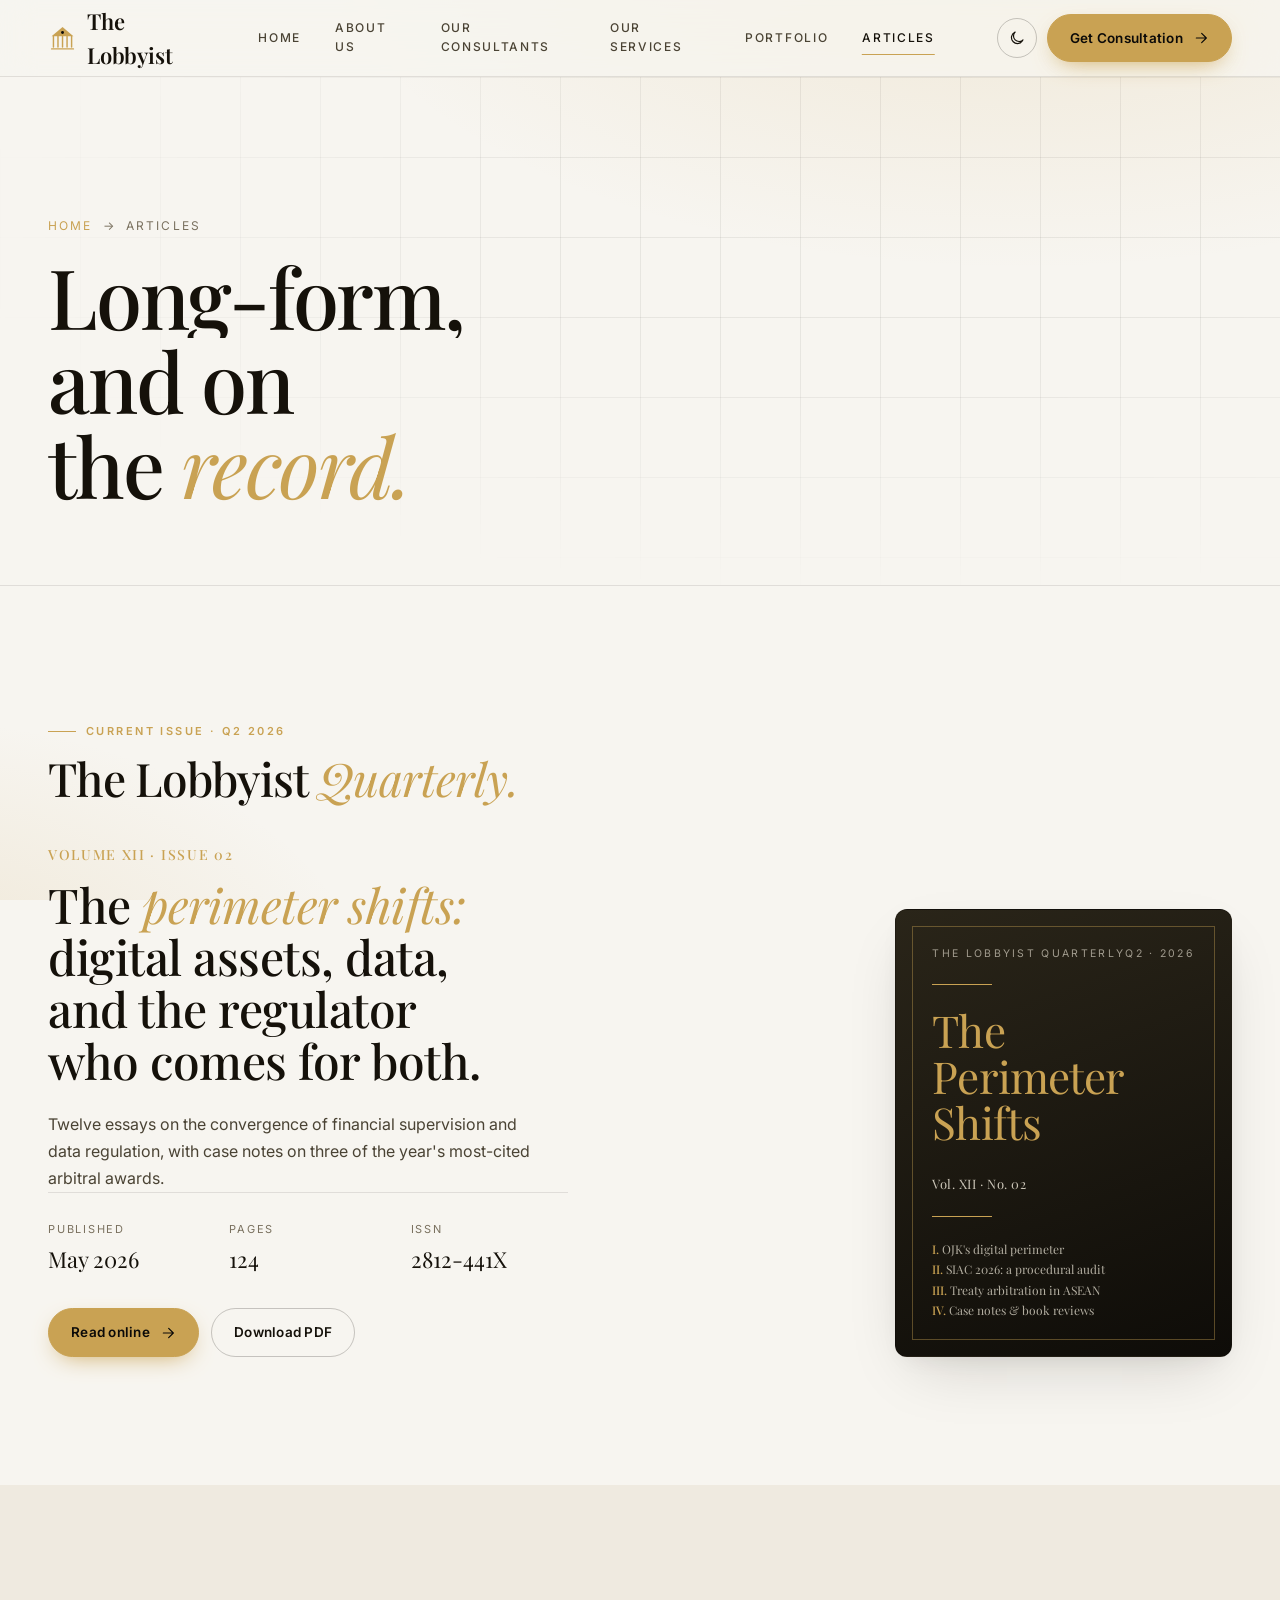
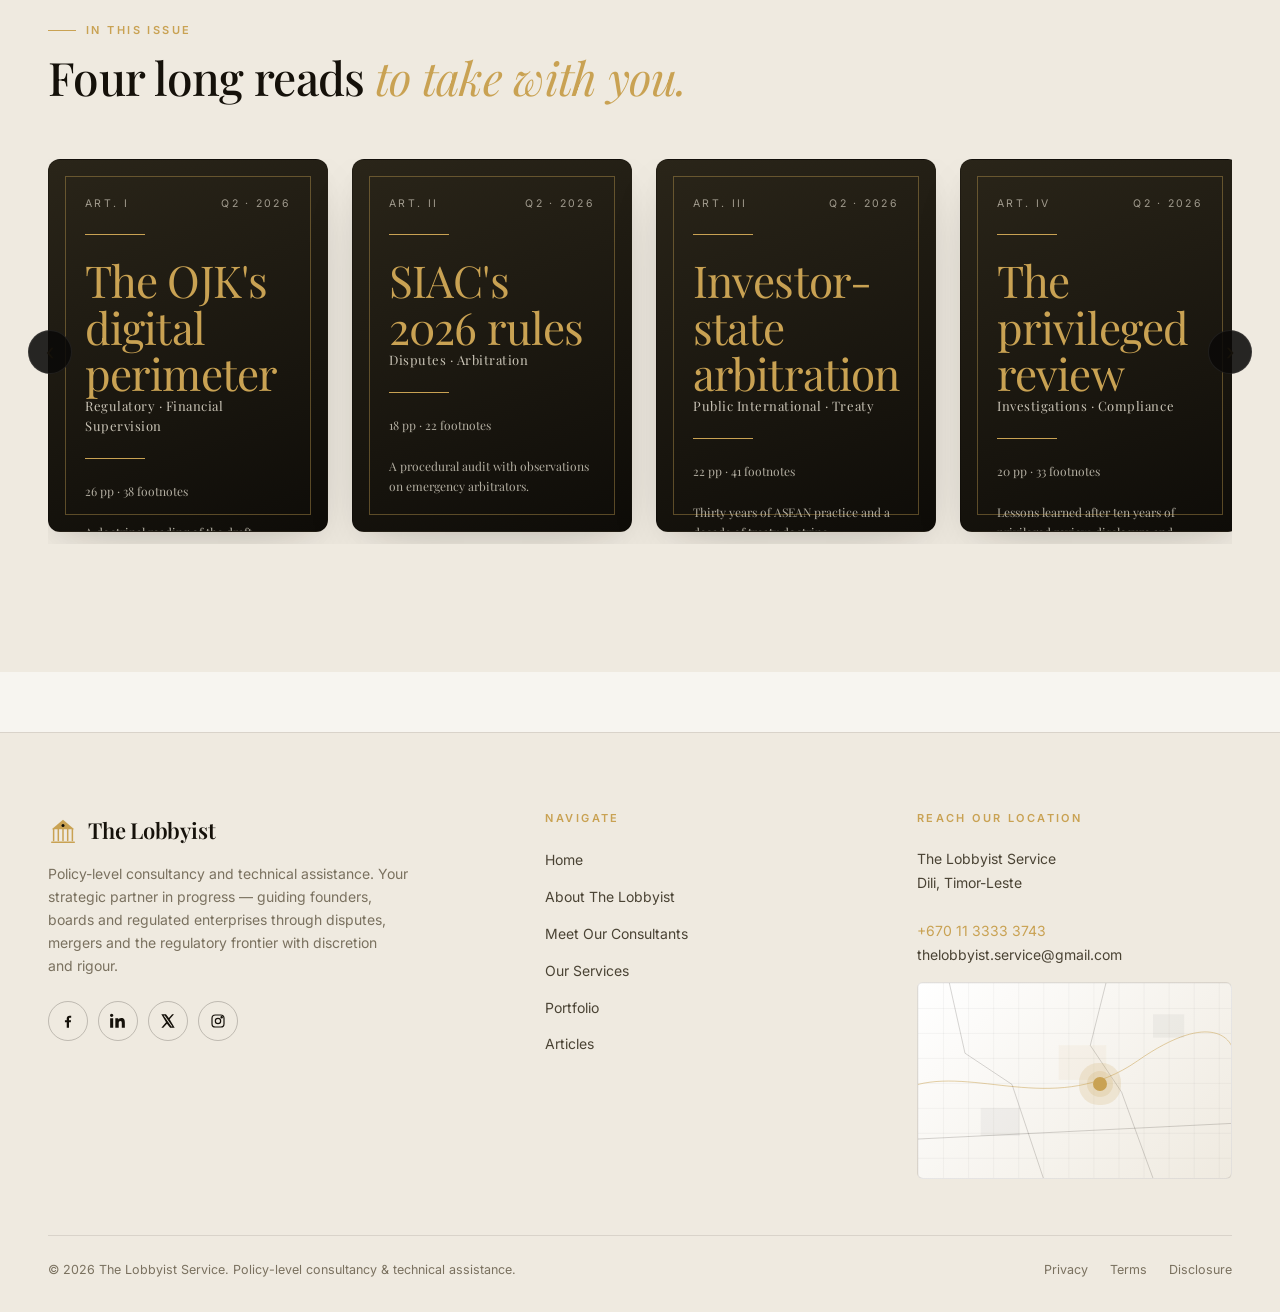
<file: Downloads/Legal3/articles.html>
<!doctype html>
<html lang="en" data-theme="light">

<head>
  <meta charset="utf-8" />
  <meta name="viewport" content="width=device-width, initial-scale=1" />
  <title>Articles · Lobbyist</title>
  <link rel="preconnect" href="https://fonts.googleapis.com">
  <link rel="preconnect" href="https://fonts.gstatic.com" crossorigin>
  <link
    href="https://fonts.googleapis.com/css2?family=Playfair+Display:ital,wght@0,400..800;1,400..700&family=Inter:wght@300;400;500;600;700&display=swap"
    rel="stylesheet">
  <link rel="stylesheet" href="assets/shared.css" />
  <style>
    .issue-row {
      display: grid;
      grid-template-columns: 1.1fr 1fr;
      gap: 64px;
      align-items: end;
    }

    @media (max-width: 880px) {
      .issue-row {
        grid-template-columns: 1fr;
        gap: 32px;
      }
    }

    .issue-row .meta {
      display: grid;
      grid-template-columns: repeat(3, 1fr);
      gap: 24px;
      padding-top: 28px;
      border-top: 1px solid var(--line);
      max-width: 520px;
    }

    .issue-row .meta div .l {
      font-size: 11px;
      letter-spacing: 0.16em;
      text-transform: uppercase;
      color: var(--ink-mute);
    }

    .issue-row .meta div .v {
      font-family: var(--serif);
      font-size: 22px;
      margin-top: 4px;
      color: var(--ink);
    }

    .issue-cover {
      aspect-ratio: 3/4;
      border-radius: var(--r-md);
      background: linear-gradient(160deg, #2a2519, #0e0c08);
      border: 1px solid var(--line-strong);
      box-shadow: var(--shadow-lg);
      padding: 36px;
      display: flex;
      flex-direction: column;
      justify-content: space-between;
      color: #f5efe0;
      position: relative;
      overflow: hidden;
      max-width: 420px;
      margin-left: auto;
      width: 100%;
    }

    a.issue-cover {
      color: inherit;
      text-decoration: none;
      cursor: pointer;
    }

    .issue-cover::before {
      content: "";
      position: absolute;
      inset: 16px;
      border: 1px solid var(--gold);
      pointer-events: none;
      opacity: .4;
    }

    .issue-cover .top {
      display: flex;
      justify-content: space-between;
      font-size: 10.5px;
      letter-spacing: 0.22em;
      text-transform: uppercase;
      color: rgba(245, 239, 224, .6);
    }

    .issue-cover .title {
      font-family: var(--serif);
      font-size: 44px;
      line-height: 1.05;
      letter-spacing: -0.02em;
      color: var(--gold);
    }

    .issue-cover .vol {
      font-size: 13px;
      color: rgba(245, 239, 224, .8);
      font-family: var(--serif);
      letter-spacing: 0.04em;
    }

    .issue-cover .rule {
      width: 60px;
      height: 1px;
      background: var(--gold);
      margin: 22px 0;
    }

    .issue-cover .toc {
      font-size: 12px;
      color: rgba(245, 239, 224, .7);
      line-height: 1.7;
      font-family: var(--serif);
    }

    .issue-cover .toc strong {
      color: var(--gold);
      font-weight: 500;
    }

    .cards-wrapper {
      position: relative;
      margin-top: 32px;
    }

    .cards-track {
      display: flex;
      gap: 24px;
      padding-bottom: 12px;
      overflow-x: auto;
      scroll-behavior: smooth;
    }

    .cards-track::-webkit-scrollbar {
      height: 8px;
    }

    .cards-track::-webkit-scrollbar-thumb {
      background: rgba(255, 255, 255, .14);
      border-radius: 999px;
    }

    .nav-arrow {
      position: absolute;
      top: 50%;
      transform: translateY(-50%);
      width: 44px;
      height: 44px;
      border-radius: 999px;
      display: grid;
      place-items: center;
      color: var(--text);
      background: rgba(11, 10, 8, .88);
      border: 1px solid rgba(255, 255, 255, .08);
      text-decoration: none;
      font-size: 24px;
      transition: transform .2s ease, background .2s ease;
      z-index: 10;
    }

    .nav-arrow:hover {
      transform: translateY(-50%) scale(1.05);
      background: rgba(255, 255, 255, .12);
    }

    .nav-arrow.prev {
      left: -20px;
    }

    .nav-arrow.next {
      right: -20px;
    }

    .issue-cover {
      flex: 0 0 280px;
      width: auto;
      min-width: 280px;
      max-width: 420px;
    }

    @media (max-width: 760px) {
      .cards-track {
        gap: 18px;
      }

      .nav-arrow.prev {
        left: 0;
      }

      .nav-arrow.next {
        right: 0;
      }

      .issue-cover {
        flex: 0 0 240px;
        min-width: 240px;
      }
    }

    .article {
      background: var(--bg-elev);
      padding: 36px 36px 32px;
      display: flex;
      flex-direction: column;
      cursor: pointer;
      transition: background .3s;
    }

    .article:hover {
      background: var(--bg-mute);
    }

    .article .num {
      font-family: var(--serif);
      font-size: 13px;
      color: var(--gold);
      letter-spacing: 0.12em;
    }

    .article .topic {
      margin-top: 4px;
      font-size: 11px;
      letter-spacing: 0.2em;
      text-transform: uppercase;
      color: var(--ink-mute);
    }

    .article h3 {
      font-family: var(--serif);
      font-size: clamp(22px, 2.2vw, 28px);
      line-height: 1.2;
      letter-spacing: -0.015em;
      margin-top: 16px;
      transition: color .25s;
    }

    .article:hover h3 {
      color: var(--gold);
    }

    .article .abstract {
      margin-top: 16px;
      color: var(--ink-soft);
      font-size: 14.5px;
      line-height: 1.65;
      font-family: var(--serif);
      font-style: italic;
    }

    .article .by {
      margin-top: auto;
      padding-top: 28px;
      display: flex;
      align-items: center;
      justify-content: space-between;
      border-top: 1px solid var(--line);
      font-size: 12px;
      color: var(--ink-mute);
      letter-spacing: 0.06em;
    }

    .article .by .auth {
      display: flex;
      align-items: center;
      gap: 10px;
    }

    .article .by .auth .av {
      width: 30px;
      height: 30px;
      border-radius: 50%;
      background: linear-gradient(140deg, #2a2519, #0e0c08);
      display: grid;
      place-items: center;
      color: var(--gold);
      font-family: var(--serif);
      font-size: 12px;
      border: 1px solid var(--gold);
    }

    .article .by .auth strong {
      color: var(--ink);
      font-family: var(--serif);
      font-size: 14px;
      letter-spacing: 0;
    }

    .citation {
      padding: 28px 0;
      border-top: 1px solid var(--line);
      display: grid;
      grid-template-columns: 100px 1fr auto;
      gap: 28px;
      align-items: center;
      transition: padding .3s;
      cursor: pointer;
    }

    .citation:hover {
      padding-left: 12px;
    }

    .citation:hover h4 {
      color: var(--gold);
    }

    .citation:last-of-type {
      border-bottom: 1px solid var(--line);
    }

    @media (max-width: 720px) {
      .citation {
        grid-template-columns: 1fr;
        gap: 8px;
      }
    }

    .citation .ref {
      font-family: var(--serif);
      color: var(--gold);
      font-size: 16px;
      letter-spacing: 0.04em;
    }

    .citation h4 {
      font-family: var(--serif);
      font-size: 19px;
      transition: color .25s;
      line-height: 1.3;
      font-weight: 500;
      letter-spacing: -0.01em;
    }

    .citation .src {
      color: var(--ink-mute);
      font-size: 12.5px;
      margin-top: 4px;
      font-style: italic;
    }

    .citation .meta {
      font-size: 11px;
      letter-spacing: 0.16em;
      text-transform: uppercase;
      color: var(--ink-mute);
      justify-self: end;
    }
  </style>
</head>

<body data-page="articles">
  <div id="nav-mount"></div>

  <header class="page-head">
    <div class="hero-grid" aria-hidden="true"></div>
    <div class="container" style="position:relative;">
      <div class="crumb"><a href="index.html">Home</a><span>→</span><span>Articles</span></div>
      <h1 class="hero-headline">
        <span class="line"><span>Long-form,</span></span>
        <span class="line"><span>and on the <em>record.</em></span></span>
      </h1>

    </div>
  </header>

  <!-- Current issue -->
  <section>
    <div class="container">
      <div class="section-head reveal" style="margin-bottom:40px;">
        <div class="title">
          <span class="eyebrow">Current issue · Q2 2026</span>
          <h2>The Lobbyist <em class="gold" style="font-style:italic;font-weight:400;">Quarterly.</em></h2>
        </div>

      </div>

      <div class="issue-row reveal">
        <div>
          <div class="serif" style="font-size:14px; color:var(--gold); letter-spacing:.12em;">VOLUME XII · ISSUE 02
          </div>
          <h2 class="serif" style="margin-top:14px; font-size: clamp(32px, 4vw, 48px);">
            The <em class="gold" style="font-style:italic; font-weight:400;">perimeter shifts:</em>
            digital assets, data, and the regulator who comes for both.
          </h2>
          <p class="soft" style="margin-top:24px; font-size:16px; line-height:1.7; max-width:560px;">
            Twelve essays on the convergence of financial supervision
            and data regulation, with case notes on three of the
            year&apos;s most-cited arbitral awards.
          </p>
          <div class="meta">
            <div>
              <div class="l">Published</div>
              <div class="v">May 2026</div>
            </div>
            <div>
              <div class="l">Pages</div>
              <div class="v">124</div>
            </div>
            <div>
              <div class="l">ISSN</div>
              <div class="v">2812-441X</div>
            </div>
          </div>
          <div style="margin-top: 32px; display:flex; gap:12px; flex-wrap:wrap;">
            <a href="#" class="btn btn-primary">Read online <svg class="arrow" viewBox="0 0 24 24" fill="none">
                <path d="M5 12h14M13 5l7 7-7 7" stroke="currentColor" stroke-width="1.8" stroke-linecap="round"
                  stroke-linejoin="round" />
              </svg></a>
            <a href="#" class="btn btn-ghost">Download PDF</a>
          </div>
        </div>

        <div class="issue-cover">
          <div>
            <div class="top">
              <span>The Lobbyist Quarterly</span>
              <span>Q2 · 2026</span>
            </div>
            <div class="rule"></div>
            <div class="title">The<br />Perimeter<br />Shifts</div>
          </div>
          <div>
            <div class="vol">Vol. XII · No. 02</div>
            <div class="rule"></div>
            <div class="toc">
              <strong>I.</strong> OJK&apos;s digital perimeter<br />
              <strong>II.</strong> SIAC 2026: a procedural audit<br />
              <strong>III.</strong> Treaty arbitration in ASEAN<br />
              <strong>IV.</strong> Case notes &amp; book reviews
            </div>
          </div>
        </div>
      </div>
    </div>
  </section>

  <!-- Articles in current issue -->
  <section style="background: var(--bg-mute);">
    <div class="container">
      <div class="section-head reveal">
        <div class="title">
          <span class="eyebrow">In this issue</span>
          <h2>Four long reads <em class="gold" style="font-style:italic;font-weight:400;">to take with you.</em></h2>
        </div>
      </div>

      <div class="cards-wrapper reveal">
        <a href="#" class="nav-arrow prev" aria-label="Previous card">‹</a>
        <div class="cards-track">
          <a href="#" class="issue-cover">
            <div>
              <div class="top"><span>ART. I</span><span>Q2 · 2026</span></div>
              <div class="rule"></div>
              <div class="title">The OJK&apos;s digital perimeter</div>
            </div>
            <div>
              <div class="vol">Regulatory · Financial Supervision</div>
              <div class="rule"></div>
              <div class="toc">26 pp · 38 footnotes<br /><br />A doctrinal reading of the draft regulation and the shift
                to entity-based supervision.</div>
            </div>
          </a>

          <a href="#" class="issue-cover">
            <div>
              <div class="top"><span>ART. II</span><span>Q2 · 2026</span></div>
              <div class="rule"></div>
              <div class="title">SIAC&apos;s 2026 rules</div>
            </div>
            <div>
              <div class="vol">Disputes · Arbitration</div>
              <div class="rule"></div>
              <div class="toc">18 pp · 22 footnotes<br /><br />A procedural audit with observations on emergency
                arbitrators.</div>
            </div>
          </a>

          <a href="#" class="issue-cover">
            <div>
              <div class="top"><span>ART. III</span><span>Q2 · 2026</span></div>
              <div class="rule"></div>
              <div class="title">Investor-state arbitration</div>
            </div>
            <div>
              <div class="vol">Public International · Treaty</div>
              <div class="rule"></div>
              <div class="toc">22 pp · 41 footnotes<br /><br />Thirty years of ASEAN practice and a decade of treaty
                doctrine.</div>
            </div>
          </a>

          <a href="#" class="issue-cover">
            <div>
              <div class="top"><span>ART. IV</span><span>Q2 · 2026</span></div>
              <div class="rule"></div>
              <div class="title">The privileged review</div>
            </div>
            <div>
              <div class="vol">Investigations · Compliance</div>
              <div class="rule"></div>
              <div class="toc">20 pp · 33 footnotes<br /><br />Lessons learned after ten years of privileged review,
                disclosure and cadence.</div>
            </div>
          </a>
        </div>
        <a href="#" class="nav-arrow next" aria-label="Next card">›</a>
      </div>
    </div>
  </section>


  <div id="footer-mount"></div>
  <script src="assets/shared.js"></script>
  <script src="assets/chrome.js"></script>
</body>

</html>
</file>
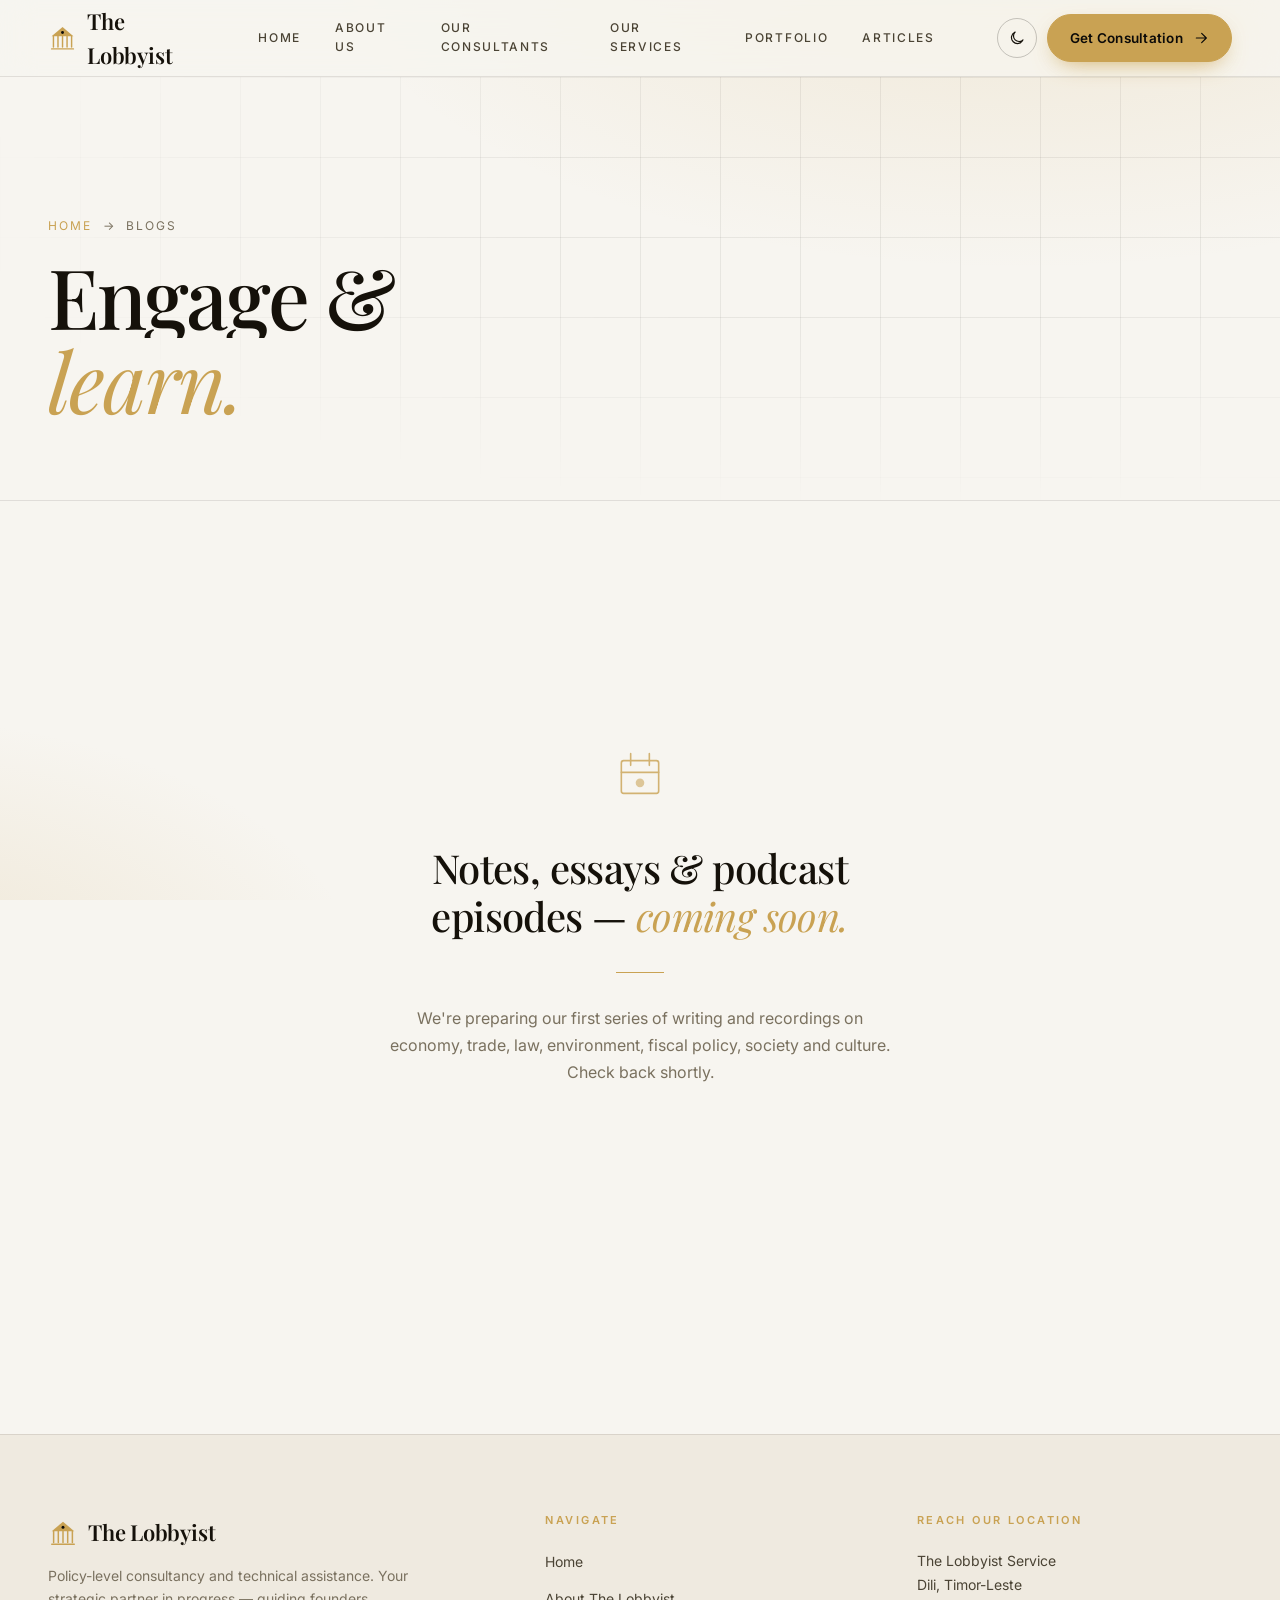
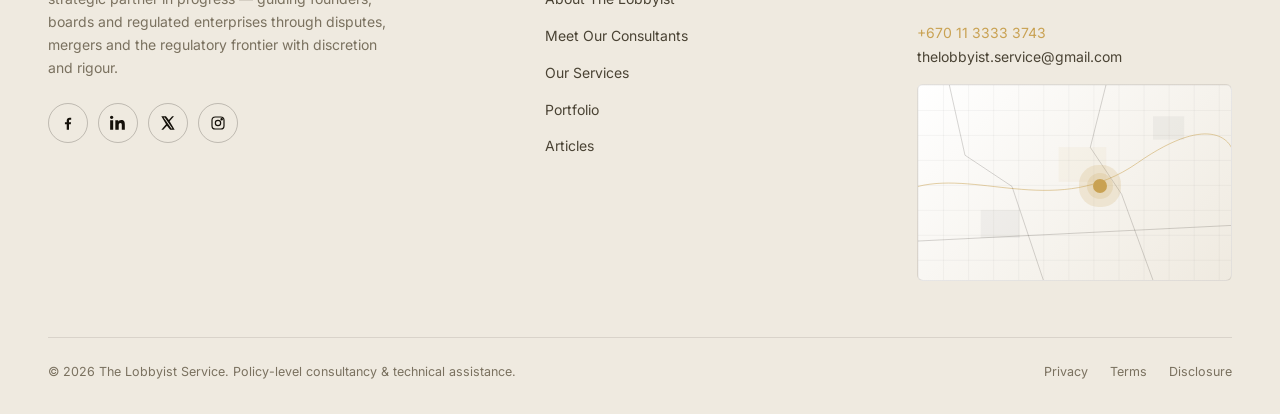
<file: Downloads/Legal3/blogs.html>
<!doctype html>
<html lang="en" data-theme="light">
<head>
  <meta charset="utf-8" />
  <meta name="viewport" content="width=device-width, initial-scale=1" />
  <title>Blogs · The Lobbyist</title>
  <link rel="preconnect" href="https://fonts.googleapis.com">
  <link rel="preconnect" href="https://fonts.gstatic.com" crossorigin>
  <link href="https://fonts.googleapis.com/css2?family=Playfair+Display:ital,wght@0,400..800;1,400..700&family=Inter:wght@300;400;500;600;700&display=swap" rel="stylesheet">
  <link rel="stylesheet" href="assets/shared.css" />
  <style>
    .empty-state {
      max-width: 560px;
      margin: 0 auto;
      padding: 120px 24px 160px;
      text-align: center;
    }
    .empty-state .ornament {
      width: 56px;
      height: 56px;
      margin: 0 auto 32px;
      color: var(--gold);
      opacity: .8;
    }
    .empty-state h2 {
      font-family: var(--serif);
      font-size: clamp(28px, 3.4vw, 40px);
      line-height: 1.2;
      letter-spacing: -0.015em;
      color: var(--ink);
    }
    .empty-state h2 em {
      color: var(--gold);
      font-style: italic;
      font-weight: 400;
    }
    .empty-state p {
      margin-top: 22px;
      font-size: 16px;
      line-height: 1.7;
      color: var(--ink-mute);
    }
    .empty-state .rule {
      width: 48px;
      height: 1px;
      background: var(--gold);
      margin: 32px auto;
    }
  </style>
</head>
<body data-page="blogs">
  <div id="nav-mount"></div>

  <header class="page-head">
    <div class="hero-grid" aria-hidden="true"></div>
    <div class="container" style="position:relative;">
      <div class="crumb"><a href="index.html">Home</a><span>→</span><span>Blogs</span></div>
      <h1 class="hero-headline">
        <span class="line"><span>Engage &amp;</span></span>
        <span class="line"><span><em>learn.</em></span></span>
      </h1>
    </div>
  </header>

  <section>
    <div class="container">
      <div class="empty-state reveal">
        <svg class="ornament" viewBox="0 0 48 48" fill="none" stroke="currentColor" stroke-width="1.4" aria-hidden="true">
          <rect x="8" y="10" width="32" height="28" rx="2"/>
          <path d="M16 4 V14 M32 4 V14 M8 20 H40" stroke-linecap="round"/>
          <circle cx="24" cy="29" r="3" fill="currentColor" opacity=".7"/>
        </svg>
        <h2>Notes, essays &amp; podcast episodes — <em>coming soon.</em></h2>
        <div class="rule"></div>
        <p>
          We&apos;re preparing our first series of writing and recordings
          on economy, trade, law, environment, fiscal policy, society
          and culture. Check back shortly.
        </p>
      </div>
    </div>
  </section>

  <div id="footer-mount"></div>
  <script src="assets/shared.js"></script>
  <script src="assets/chrome.js"></script>
</body>
</html>
</file>
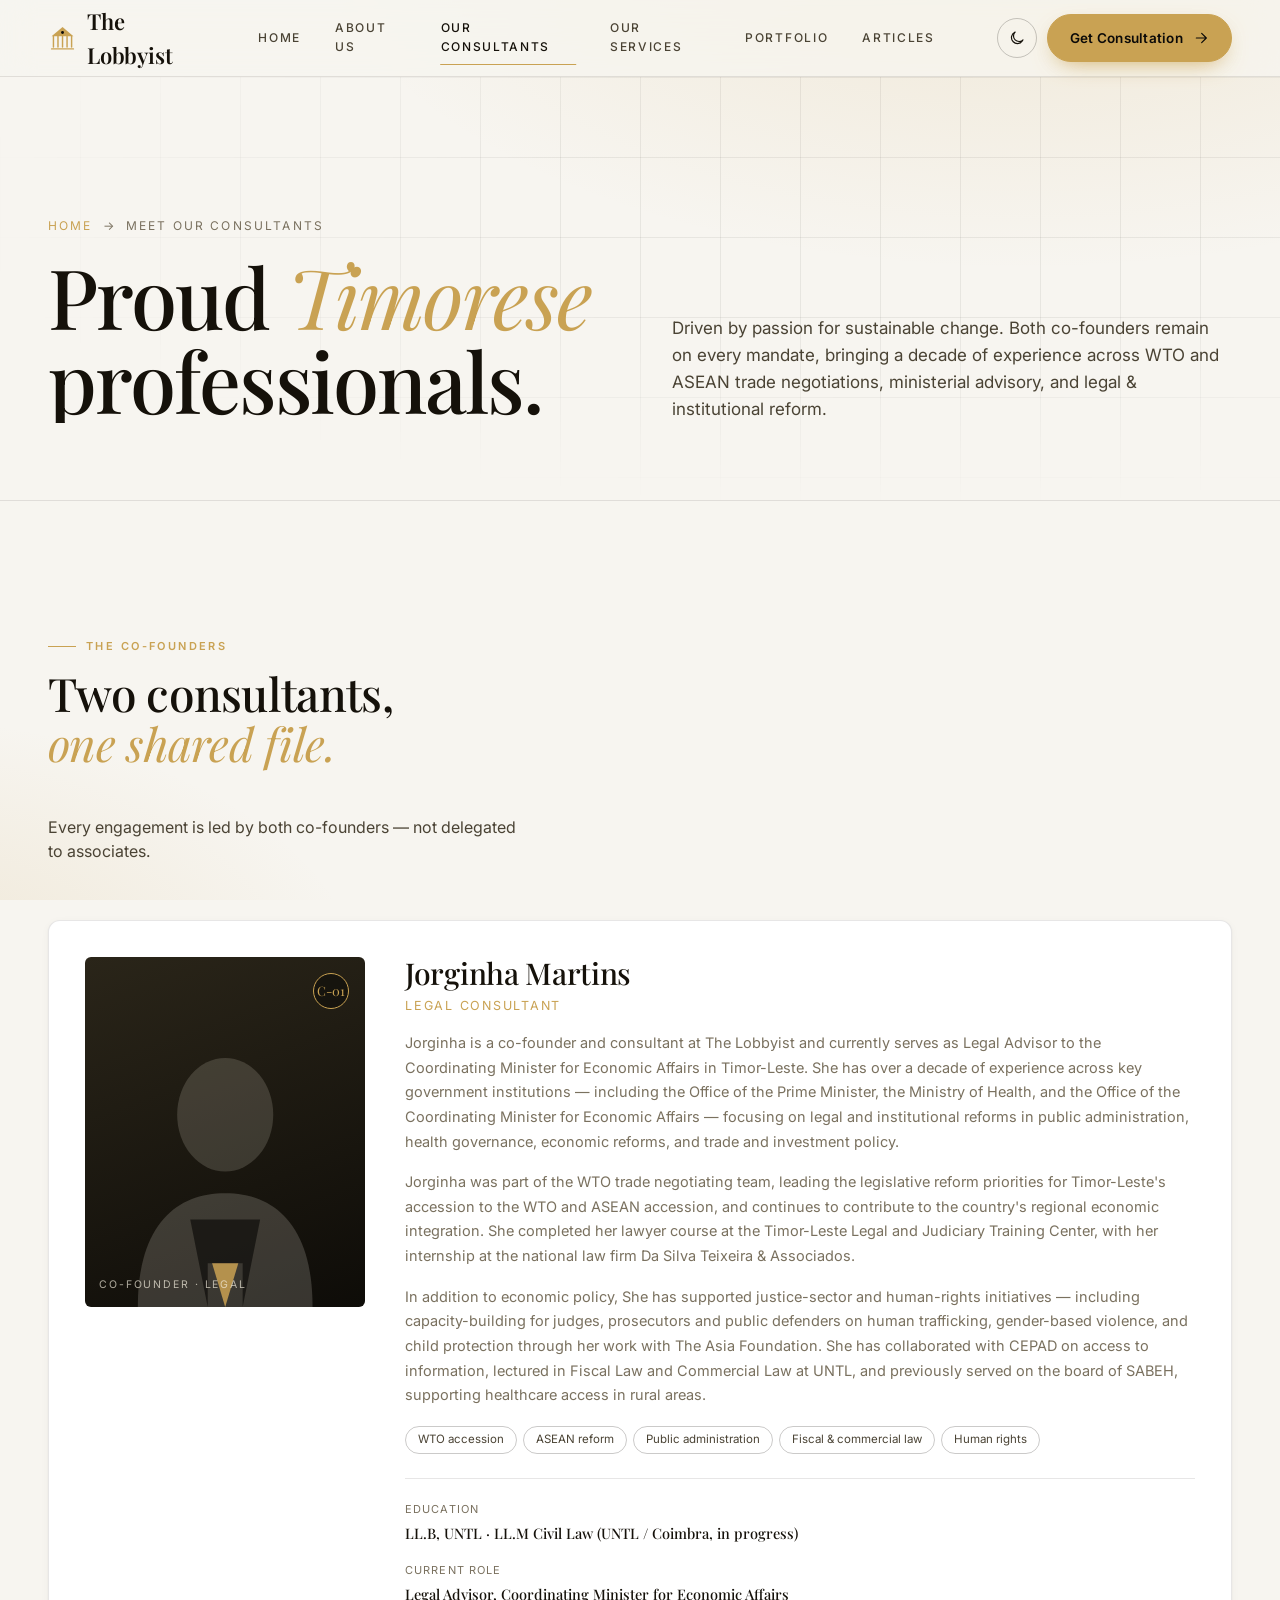
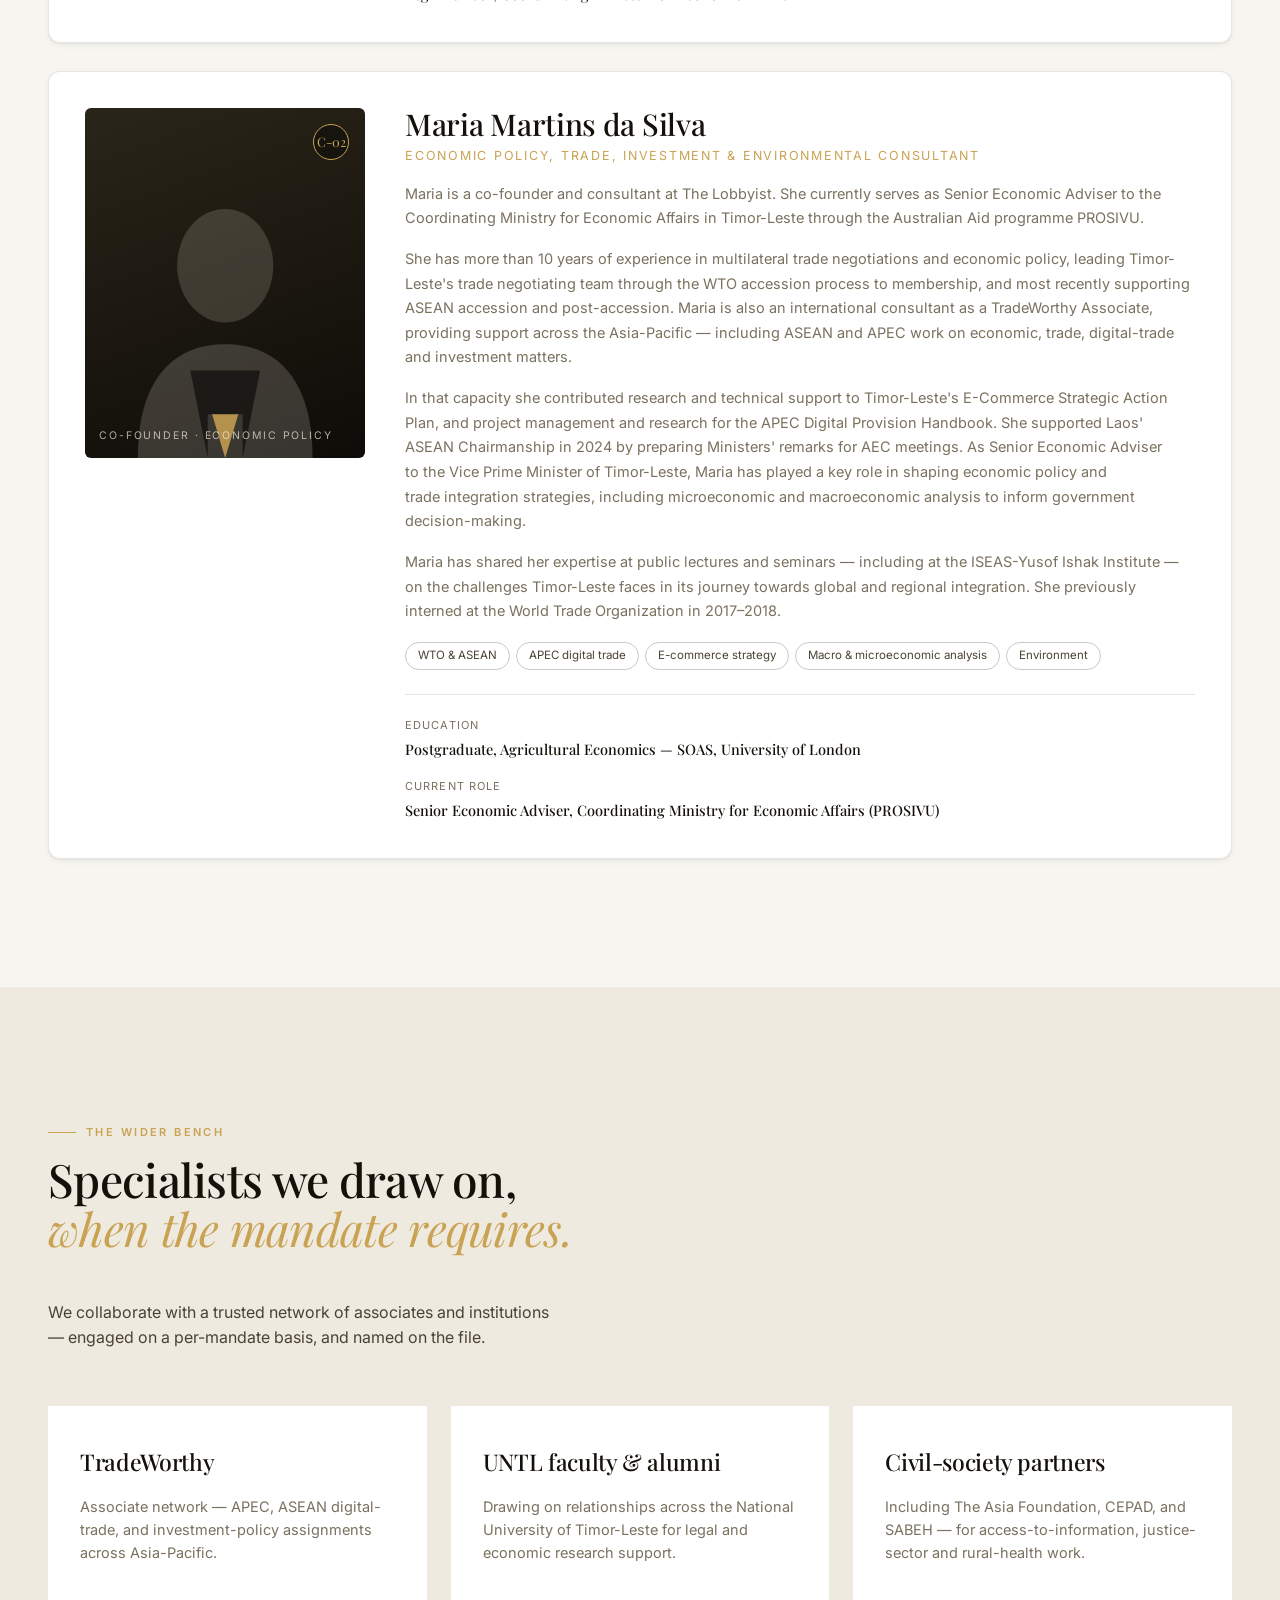
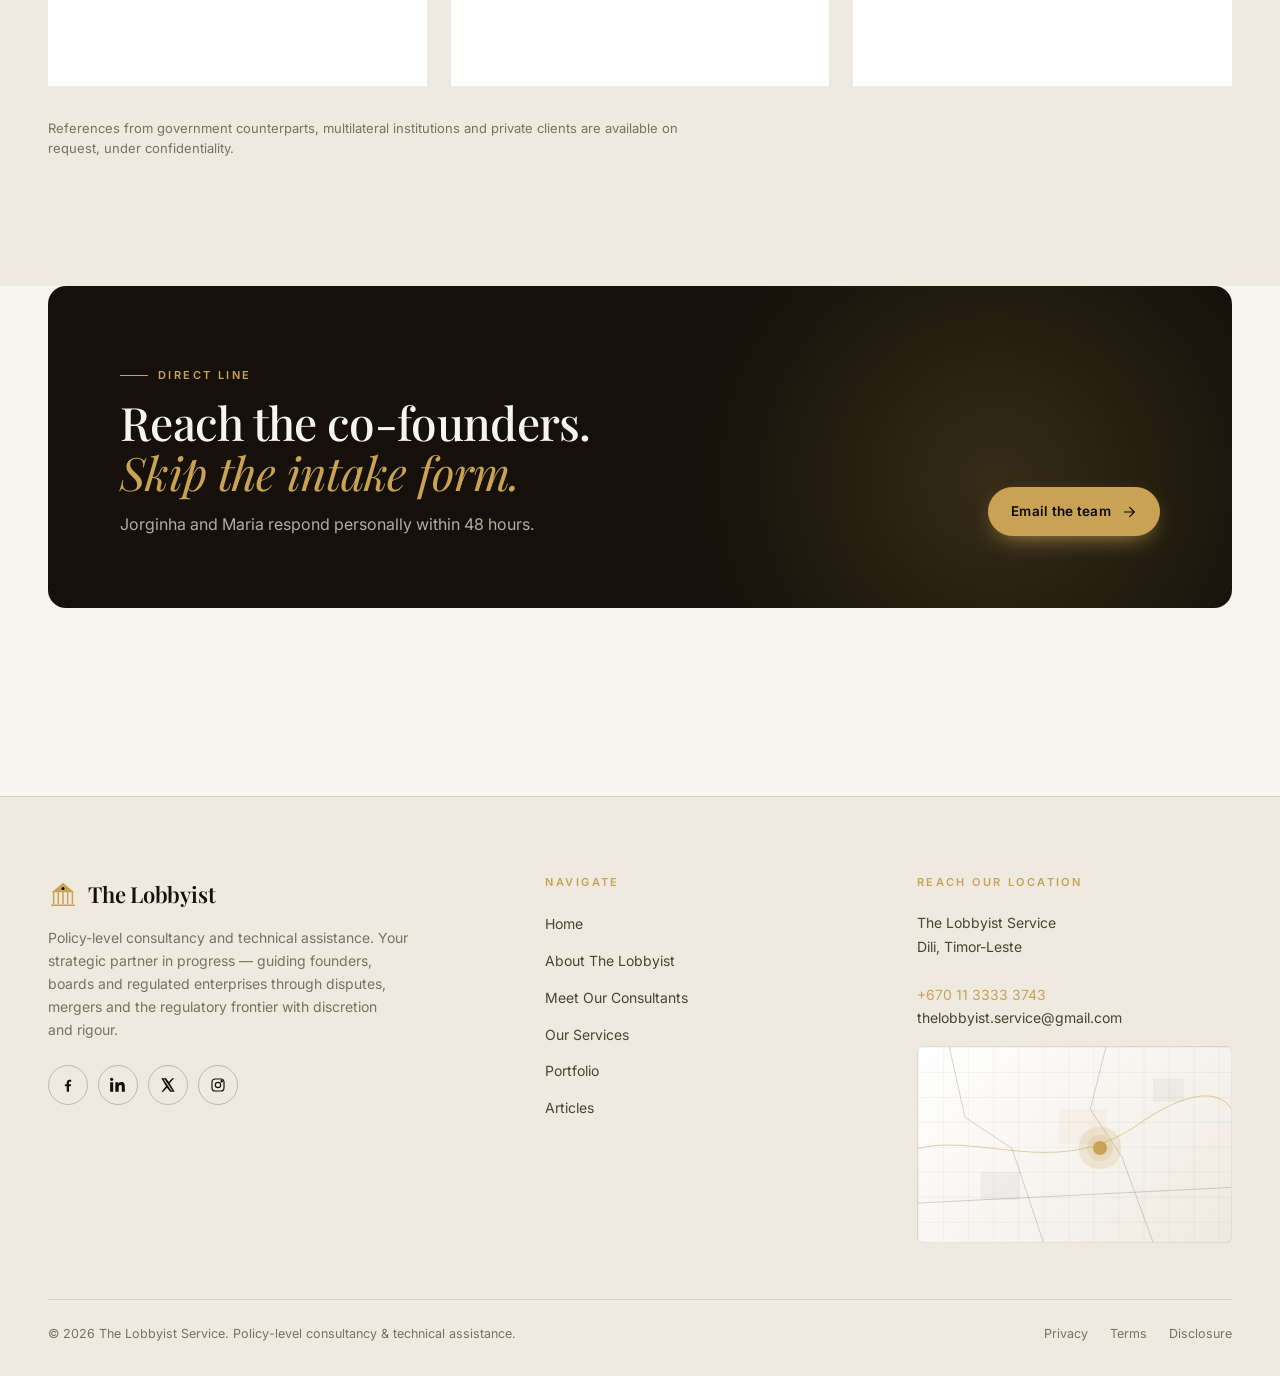
<file: Downloads/Legal3/consultant.html>
<!doctype html>
<html lang="en" data-theme="light">
<head>
  <meta charset="utf-8" />
  <meta name="viewport" content="width=device-width, initial-scale=1" />
  <title>Meet Our Consultants · The Lobbyist Service</title>
  <link rel="preconnect" href="https://fonts.googleapis.com">
  <link rel="preconnect" href="https://fonts.gstatic.com" crossorigin>
  <link href="https://fonts.googleapis.com/css2?family=Playfair+Display:ital,wght@0,400..800;1,400..700&family=Inter:wght@300;400;500;600;700&display=swap" rel="stylesheet">
  <link rel="stylesheet" href="assets/shared.css" />
  <style>
    .consult-hero {
      display: grid;
      grid-template-columns: 1fr 1fr;
      gap: 64px;
      align-items: end;
    }
    @media (max-width: 880px) { .consult-hero { grid-template-columns: 1fr; gap: 32px; } }

    .lead-card {
      display: grid;
      grid-template-columns: 280px 1fr;
      gap: 40px;
      background: var(--bg-elev);
      border: 1px solid var(--line);
      border-radius: var(--r-md);
      padding: 36px;
      box-shadow: var(--shadow-sm);
      transition: border-color .3s, box-shadow .3s;
    }
    .lead-card:hover { border-color: var(--gold); box-shadow: var(--shadow-lg); }
    @media (max-width: 760px) { .lead-card { grid-template-columns: 1fr; gap: 24px; } }
    .lead-photo {
      aspect-ratio: 4/5;
      border-radius: 6px;
      background: linear-gradient(160deg, #2a2519, #0e0c08);
      position: relative;
      overflow: hidden;
    }
    .lead-photo .ring {
      position: absolute; top:16px; right:16px;
      width:36px; height:36px; border:1px solid var(--gold); border-radius:50%;
      display:grid; place-items:center; color:var(--gold);
      font-family: var(--serif); font-size:13px;
      background: rgba(11,10,8,.5); backdrop-filter: blur(4px);
    }
    .lead-photo .silhouette {
      position:absolute; inset:0; display:grid; place-items:end center;
    }
    .lead-photo .silhouette svg { width:78%; }
    .lead-photo .caption {
      position: absolute;
      bottom: 14px; left: 14px;
      color: rgba(245,239,224,.7);
      font-size: 10.5px;
      letter-spacing: .18em;
      text-transform: uppercase;
    }
    .lead-body h3 { font-size: 30px; }
    .lead-body .role {
      margin-top:6px;
      color:var(--gold);
      font-size:12.5px;
      letter-spacing:.14em;
      text-transform:uppercase;
      font-style: normal;
    }
    .lead-body p { color: var(--ink-mute); font-size: 14.5px; line-height: 1.7; margin-top: 16px; }
    .lead-body .bar { margin-top:24px; padding-top: 22px; border-top: 1px solid var(--line); display:flex; flex-wrap:wrap; gap:18px 28px; font-size:11px; color:var(--ink-mute); letter-spacing:.1em; text-transform:uppercase; }
    .lead-body .bar strong { display:block; color: var(--ink); font-family: var(--serif); font-size:14.5px; letter-spacing:0; text-transform:none; margin-top:4px; font-weight: 500; }
    .lead-body .pills { margin-top: 18px; display: flex; flex-wrap: wrap; gap: 6px; }
    .lead-body .pills span { font-size: 11.5px; padding: 4px 12px; border: 1px solid var(--line-strong); border-radius: 999px; color: var(--ink-soft); }
  </style>
</head>
<body data-page="consultant">
  <div id="nav-mount"></div>

  <header class="page-head">
    <div class="hero-grid" aria-hidden="true"></div>
    <div class="container" style="position:relative;">
      <div class="crumb"><a href="index.html">Home</a><span>→</span><span>Meet Our Consultants</span></div>
      <div class="consult-hero">
        <div>
          <h1 class="hero-headline">
            <span class="line"><span>Proud <em>Timorese</em></span></span>
            <span class="line"><span>professionals.</span></span>
          </h1>
        </div>
        <p class="lede" style="max-width:none;">
          Driven by passion for sustainable change. Both co-founders
          remain on every mandate, bringing a decade of experience
          across WTO and ASEAN trade negotiations, ministerial
          advisory, and legal &amp; institutional reform.
        </p>
      </div>
    </div>
  </header>

  <!-- Co-founders -->
  <section>
    <div class="container">
      <div class="section-head reveal">
        <div class="title">
          <span class="eyebrow">The co-founders</span>
          <h2>Two consultants, <em class="gold" style="font-style:italic; font-weight:400;">one shared file.</em></h2>
        </div>
        <p>Every engagement is led by both co-founders — not delegated to associates.</p>
      </div>

      <div style="display:grid; grid-template-columns: 1fr; gap: 28px;" class="reveal-stagger">

        <article class="lead-card">
          <div class="lead-photo">
            <div class="ring">C-01</div>
            <div class="silhouette"><svg viewBox="0 0 100 130" aria-hidden="true">
              <ellipse cx="50" cy="42" rx="22" ry="26" fill="rgba(245,239,224,.16)"/>
              <path d="M10 130 C 10 92 28 78 50 78 C 72 78 90 92 90 130 Z" fill="rgba(245,239,224,.18)"/>
              <path d="M34 90 L42 130 L42 110 L58 110 L58 130 L66 90 Z" fill="rgba(11,10,8,.65)"/>
              <path d="M44 110 L50 130 L56 110 Z" fill="rgba(201,162,83,.85)"/>
            </svg></div>
            <div class="caption">Co-founder · Legal</div>
          </div>
          <div class="lead-body">
            <h3 class="serif">Jorginha Martins</h3>
            <div class="role">Legal Consultant</div>
            <p>
              Jorginha is a co-founder and consultant at The Lobbyist
              and currently serves as Legal Advisor to the Coordinating
              Minister for Economic Affairs in Timor-Leste. She has over
              a decade of experience across key government institutions —
              including the Office of the Prime Minister, the Ministry
              of Health, and the Office of the Coordinating Minister
              for Economic Affairs — focusing on legal and institutional
              reforms in public administration, health governance,
              economic reforms, and trade and investment policy.
            </p>
            <p>
              Jorginha was part of the WTO trade negotiating team, leading
              the legislative reform priorities for Timor-Leste&apos;s
              accession to the WTO and ASEAN accession, and continues
              to contribute to the country&apos;s regional economic
              integration. She completed her lawyer course at the
              Timor-Leste Legal and Judiciary Training Center, with
              her internship at the national law firm Da Silva
              Teixeira &amp; Associados.
            </p>
            <p>
              In addition to economic policy, She has supported
              justice-sector and human-rights initiatives — including
              capacity-building for judges, prosecutors and public
              defenders on human trafficking, gender-based violence,
              and child protection through her work with The Asia
              Foundation. She has collaborated with CEPAD on access
              to information, lectured in Fiscal Law and Commercial
              Law at UNTL, and previously served on the board of
              SABEH, supporting healthcare access in rural areas.
            </p>
            <div class="pills">
              <span>WTO accession</span>
              <span>ASEAN reform</span>
              <span>Public administration</span>
              <span>Fiscal &amp; commercial law</span>
              <span>Human rights</span>
            </div>
            <div class="bar">
              <div>Education<strong>LL.B, UNTL · LL.M Civil Law (UNTL / Coimbra, in progress)</strong></div>
              <div>Current role<strong>Legal Advisor, Coordinating Minister for Economic Affairs</strong></div>
            </div>
          </div>
        </article>

        <article class="lead-card">
          <div class="lead-photo">
            <div class="ring">C-02</div>
            <div class="silhouette"><svg viewBox="0 0 100 130" aria-hidden="true">
              <ellipse cx="50" cy="42" rx="22" ry="26" fill="rgba(245,239,224,.16)"/>
              <path d="M10 130 C 10 92 28 78 50 78 C 72 78 90 92 90 130 Z" fill="rgba(245,239,224,.18)"/>
              <path d="M34 90 L42 130 L42 110 L58 110 L58 130 L66 90 Z" fill="rgba(11,10,8,.65)"/>
              <path d="M44 110 L50 130 L56 110 Z" fill="rgba(201,162,83,.85)"/>
            </svg></div>
            <div class="caption">Co-founder · Economic Policy</div>
          </div>
          <div class="lead-body">
            <h3 class="serif">Maria Martins da Silva</h3>
            <div class="role">Economic Policy, Trade, Investment &amp; Environmental Consultant</div>
            <p>
              Maria is a co-founder and consultant at The Lobbyist.
              She currently serves as Senior Economic Adviser to the
              Coordinating Ministry for Economic Affairs in Timor-Leste
              through the Australian Aid programme PROSIVU.
            </p>
            <p>
              She has more than 10 years of experience in multilateral
              trade negotiations and economic policy, leading
              Timor-Leste&apos;s trade negotiating team through the WTO
              accession process to membership, and most recently
              supporting ASEAN accession and post-accession. Maria is
              also an international consultant as a TradeWorthy
              Associate, providing support across the Asia-Pacific —
              including ASEAN and APEC work on economic, trade,
              digital-trade and investment matters.
            </p>
            <p>
              In that capacity she contributed research and technical
              support to Timor-Leste&apos;s E-Commerce Strategic Action
              Plan, and project management and research for the APEC
              Digital Provision Handbook. She supported Laos&apos;
              ASEAN Chairmanship in 2024 by preparing Ministers&apos;
              remarks for AEC meetings. As Senior Economic Adviser to
              the Vice Prime Minister of Timor-Leste, Maria has played
              a key role in shaping economic policy and trade integration
              strategies, including microeconomic and macroeconomic
              analysis to inform government decision-making.
            </p>
            <p>
              Maria has shared her expertise at public lectures and
              seminars — including at the ISEAS-Yusof Ishak Institute —
              on the challenges Timor-Leste faces in its journey
              towards global and regional integration. She previously
              interned at the World Trade Organization in 2017–2018.
            </p>
            <div class="pills">
              <span>WTO &amp; ASEAN</span>
              <span>APEC digital trade</span>
              <span>E-commerce strategy</span>
              <span>Macro &amp; microeconomic analysis</span>
              <span>Environment</span>
            </div>
            <div class="bar">
              <div>Education<strong>Postgraduate, Agricultural Economics — SOAS, University of London</strong></div>
              <div>Current role<strong>Senior Economic Adviser, Coordinating Ministry for Economic Affairs (PROSIVU)</strong></div>
            </div>
          </div>
        </article>
      </div>
    </div>
  </section>

  <!-- Network -->
  <section style="background: var(--bg-mute);">
    <div class="container">
      <div class="section-head reveal">
        <div class="title">
          <span class="eyebrow">The wider bench</span>
          <h2>Specialists we draw on, <em class="gold" style="font-style:italic; font-weight:400;">when the mandate requires.</em></h2>
        </div>
        <p>
          We collaborate with a trusted network of associates and
          institutions — engaged on a per-mandate basis, and named on
          the file.
        </p>
      </div>

      <div style="display:grid; grid-template-columns: repeat(3, 1fr); gap: 24px;" class="reveal-stagger">
        <div class="service-card">
          <h3 style="margin-top:8px;">TradeWorthy</h3>
          <p style="margin-top:10px;">Associate network — APEC, ASEAN digital-trade, and investment-policy assignments across Asia-Pacific.</p>
        </div>
        <div class="service-card">
          <h3 style="margin-top:8px;">UNTL faculty &amp; alumni</h3>
          <p style="margin-top:10px;">Drawing on relationships across the National University of Timor-Leste for legal and economic research support.</p>
        </div>
        <div class="service-card">
          <h3 style="margin-top:8px;">Civil-society partners</h3>
          <p style="margin-top:10px;">Including The Asia Foundation, CEPAD, and SABEH — for access-to-information, justice-sector and rural-health work.</p>
        </div>
      </div>

      <p class="muted" style="margin-top:32px; font-size:13px; max-width:680px;">
        References from government counterparts, multilateral institutions
        and private clients are available on request, under confidentiality.
      </p>
    </div>
  </section>

  <!-- CTA -->
  <section style="padding-top: 0;">
    <div class="container">
      <div class="cta-strip reveal">
        <div>
          <span class="eyebrow" style="color:var(--gold);">Direct line</span>
          <h2 style="margin-top:14px;">Reach the co-founders. <em>Skip the intake form.</em></h2>
          <p>Jorginha and Maria respond personally within 48 hours.</p>
        </div>
        <div class="actions">
          <a href="mailto:thelobbyist.service@gmail.com" class="btn btn-primary">Email the team <svg class="arrow" viewBox="0 0 24 24" fill="none"><path d="M5 12h14M13 5l7 7-7 7" stroke="currentColor" stroke-width="1.8" stroke-linecap="round" stroke-linejoin="round"/></svg></a>
        </div>
      </div>
    </div>
  </section>

  <div id="footer-mount"></div>
  <script src="assets/shared.js"></script>
  <script src="assets/chrome.js"></script>
</body>
</html>
</file>
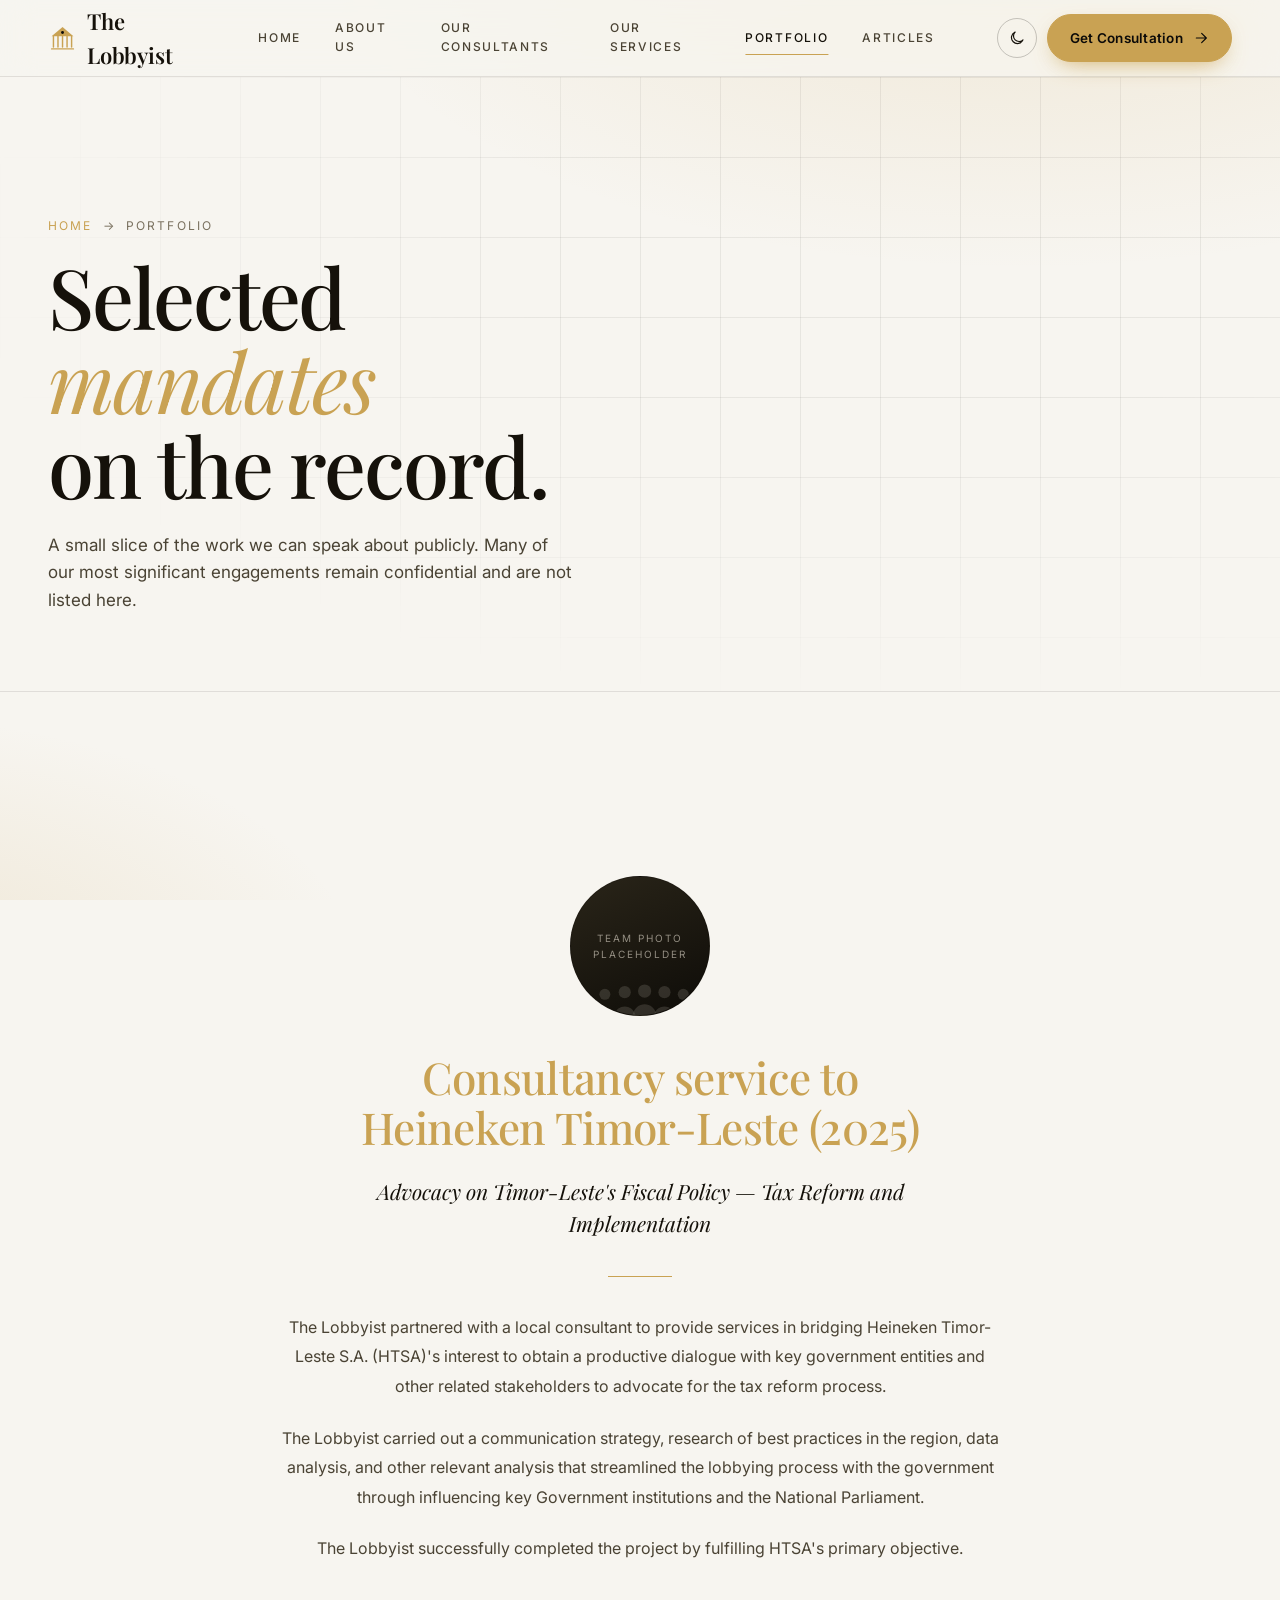
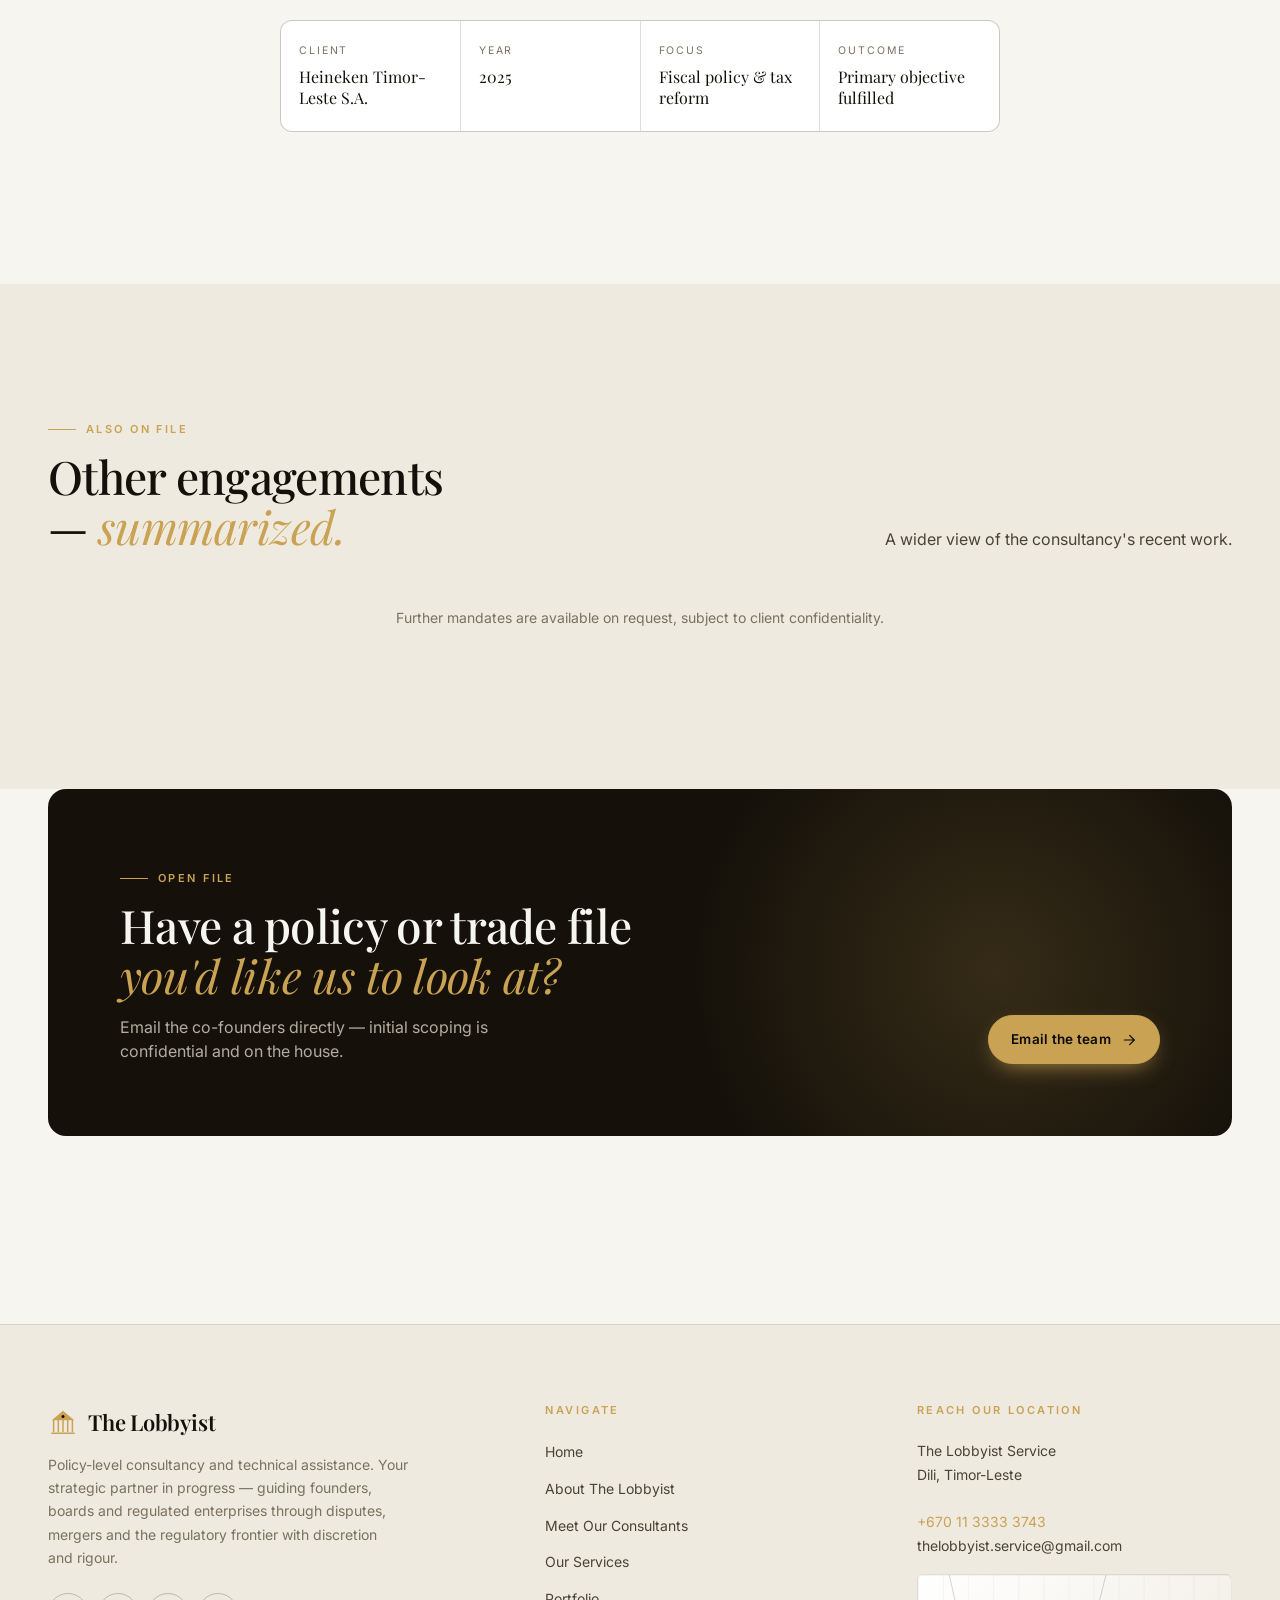
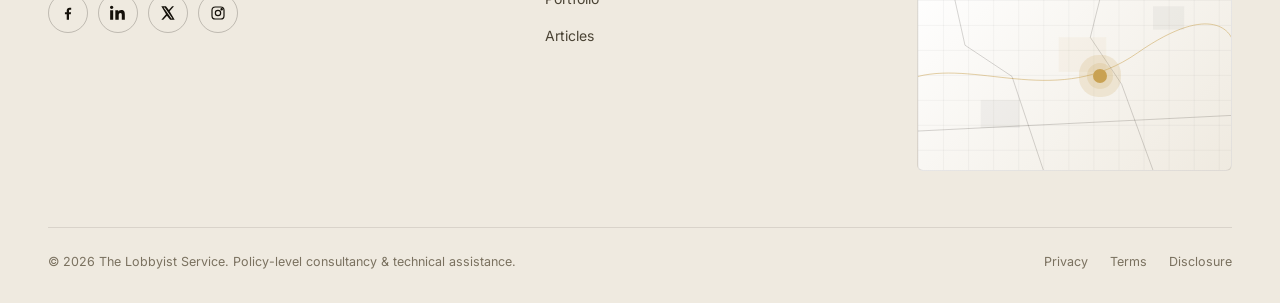
<file: Downloads/Legal3/portfolio.html>
<!doctype html>
<html lang="en" data-theme="light">
<head>
  <meta charset="utf-8" />
  <meta name="viewport" content="width=device-width, initial-scale=1" />
  <title>Portfolio · The Lobbyist</title>
  <link rel="preconnect" href="https://fonts.googleapis.com">
  <link rel="preconnect" href="https://fonts.gstatic.com" crossorigin>
  <link href="https://fonts.googleapis.com/css2?family=Playfair+Display:ital,wght@0,400..800;1,400..700&family=Inter:wght@300;400;500;600;700&display=swap" rel="stylesheet">
  <link rel="stylesheet" href="assets/shared.css" />
  <style>
    /* Featured case study — full editorial layout */
    .case-study {
      max-width: 820px;
      margin: 0 auto;
      padding: 56px 0 24px;
      text-align: center;
    }
    .case-study .team-photo {
      width: 140px;
      height: 140px;
      border-radius: 50%;
      margin: 0 auto 36px;
      background: linear-gradient(155deg, #2a2519, #0e0c08);
      border: 1px solid var(--line-strong);
      position: relative;
      overflow: hidden;
      display: grid;
      place-items: center;
    }
    .case-study .team-photo .placeholder-label {
      color: rgba(245,239,224,.55);
      font-size: 10px;
      letter-spacing: .2em;
      text-transform: uppercase;
      text-align: center;
      padding: 0 16px;
      line-height: 1.6;
    }
    .case-study .team-photo svg {
      position: absolute;
      bottom: -10px;
      width: 80%;
      opacity: .35;
    }
    .case-study h1 {
      font-family: var(--serif);
      font-size: clamp(28px, 4vw, 44px);
      line-height: 1.15;
      letter-spacing: -0.015em;
      color: var(--gold);
      max-width: 720px;
      margin: 0 auto;
    }
    .case-study .subtitle {
      margin-top: 22px;
      font-family: var(--serif);
      font-style: italic;
      font-size: clamp(17px, 1.9vw, 21px);
      color: var(--ink);
      max-width: 640px;
      margin-left: auto;
      margin-right: auto;
    }
    .case-study .gold-rule {
      width: 64px;
      height: 1px;
      background: var(--gold);
      margin: 36px auto 36px;
    }
    .case-study .body p {
      font-size: 16px;
      line-height: 1.85;
      color: var(--ink-soft);
      max-width: 720px;
      margin: 0 auto 22px;
    }
    .case-study .body p:last-child { margin-bottom: 0; }

    .meta-bar {
      max-width: 720px;
      margin: 56px auto 0;
      display: grid;
      grid-template-columns: repeat(4, 1fr);
      gap: 1px;
      background: var(--line);
      border: 1px solid var(--line);
      border-radius: var(--r-md);
      overflow: hidden;
    }
    @media (max-width: 720px) { .meta-bar { grid-template-columns: repeat(2, 1fr); } }
    .meta-bar .cell {
      background: var(--bg-elev);
      padding: 22px 18px;
      text-align: left;
    }
    .meta-bar .lbl {
      font-size: 10.5px;
      letter-spacing: .18em;
      text-transform: uppercase;
      color: var(--ink-mute);
    }
    .meta-bar .val {
      margin-top: 8px;
      font-family: var(--serif);
      font-size: 16px;
      color: var(--ink);
      line-height: 1.3;
    }

    .more-list {
      max-width: 820px;
      margin: 0 auto;
    }
    .more-row {
      display: grid;
      grid-template-columns: 80px 1fr 200px;
      gap: 32px;
      padding: 22px 0;
      border-top: 1px solid var(--line);
      align-items: baseline;
    }
    .more-row:last-child { border-bottom: 1px solid var(--line); }
    @media (max-width: 640px) {
      .more-row { grid-template-columns: 60px 1fr; }
      .more-row .right { grid-column: 1 / -1; padding-left: 60px; }
    }
    .more-row .year {
      font-family: var(--serif);
      color: var(--gold);
      font-size: 18px;
    }
    .more-row h3 {
      font-family: var(--serif);
      font-size: 18px;
      line-height: 1.35;
      color: var(--ink);
      font-weight: 500;
    }
    .more-row h3 small {
      display: block;
      font-family: var(--sans);
      font-size: 13px;
      color: var(--ink-mute);
      margin-top: 4px;
      font-weight: 400;
    }
    .more-row .right {
      font-size: 11px;
      letter-spacing: .14em;
      text-transform: uppercase;
      color: var(--ink-mute);
      text-align: right;
    }
    @media (max-width: 640px) { .more-row .right { text-align: left; } }
  </style>
</head>
<body data-page="portfolio">
  <div id="nav-mount"></div>

  <header class="page-head">
    <div class="hero-grid" aria-hidden="true"></div>
    <div class="container" style="position:relative;">
      <div class="crumb"><a href="index.html">Home</a><span>→</span><span>Portfolio</span></div>
      <h1 class="hero-headline">
        <span class="line"><span>Selected</span></span>
        <span class="line"><span><em>mandates</em></span></span>
        <span class="line"><span>on the record.</span></span>
      </h1>
      <p class="lede">
        A small slice of the work we can speak about publicly. Many of
        our most significant engagements remain confidential and are
        not listed here.
      </p>
    </div>
  </header>

  <!-- Featured case study -->
  <section>
    <div class="container">
      <article class="case-study reveal">

        <div class="team-photo">
          <span class="placeholder-label">Team photo<br/>placeholder</span>
          <svg viewBox="0 0 200 80" aria-hidden="true">
            <g fill="rgba(245,239,224,.4)">
              <circle cx="36" cy="26" r="10"/><path d="M16 80 C 16 60 26 52 36 52 C 46 52 56 60 56 80 Z"/>
              <circle cx="72" cy="22" r="11"/><path d="M50 80 C 50 58 60 48 72 48 C 84 48 94 58 94 80 Z"/>
              <circle cx="108" cy="20" r="12"/><path d="M84 80 C 84 56 94 44 108 44 C 122 44 132 56 132 80 Z"/>
              <circle cx="144" cy="22" r="11"/><path d="M122 80 C 122 58 132 48 144 48 C 156 48 166 58 166 80 Z"/>
              <circle cx="178" cy="26" r="10"/><path d="M158 80 C 158 60 168 52 178 52 C 188 52 198 60 198 80 Z"/>
            </g>
          </svg>
        </div>

        <h1>Consultancy service to Heineken Timor-Leste (2025)</h1>
        <div class="subtitle">Advocacy on Timor-Leste&apos;s Fiscal Policy — Tax Reform and Implementation</div>

        <div class="gold-rule"></div>

        <div class="body">
          <p>
            The Lobbyist partnered with a local consultant to provide
            services in bridging Heineken Timor-Leste S.A. (HTSA)&apos;s
            interest to obtain a productive dialogue with key government
            entities and other related stakeholders to advocate for the
            tax reform process.
          </p>
          <p>
            The Lobbyist carried out a communication strategy, research
            of best practices in the region, data analysis, and other
            relevant analysis that streamlined the lobbying process with
            the government through influencing key Government
            institutions and the National Parliament.
          </p>
          <p>
            The Lobbyist successfully completed the project by fulfilling
            HTSA&apos;s primary objective.
          </p>
        </div>

        <div class="meta-bar">
          <div class="cell">
            <div class="lbl">Client</div>
            <div class="val">Heineken Timor-Leste S.A.</div>
          </div>
          <div class="cell">
            <div class="lbl">Year</div>
            <div class="val">2025</div>
          </div>
          <div class="cell">
            <div class="lbl">Focus</div>
            <div class="val">Fiscal policy &amp; tax reform</div>
          </div>
          <div class="cell">
            <div class="lbl">Outcome</div>
            <div class="val">Primary objective fulfilled</div>
          </div>
        </div>
      </article>
    </div>
  </section>

  <!-- Additional mandates -->
  <section style="background: var(--bg-mute);">
    <div class="container">
      <div class="section-head reveal">
        <div class="title">
          <span class="eyebrow">Also on file</span>
          <h2>Other engagements — <em class="gold serif" style="font-style:italic;font-weight:400;">summarized.</em></h2>
        </div>
        <p>A wider view of the consultancy&apos;s recent work.</p>
      </div>

      <div class="more-list reveal-stagger">
        <p class="muted" style="text-align:center; font-size:14px; max-width: 540px; margin: 0 auto 32px;">
          Further mandates are available on request, subject to
          client confidentiality.
        </p>
      </div>
    </div>
  </section>

  <!-- CTA -->
  <section style="padding-top:0;">
    <div class="container">
      <div class="cta-strip reveal">
        <div>
          <span class="eyebrow" style="color:var(--gold);">Open file</span>
          <h2 style="margin-top:14px;">Have a policy or trade file <em>you&apos;d like us to look at?</em></h2>
          <p>Email the co-founders directly — initial scoping is confidential and on the house.</p>
        </div>
        <div class="actions">
          <a href="mailto:thelobbyist.service@gmail.com" class="btn btn-primary">Email the team <svg class="arrow" viewBox="0 0 24 24" fill="none"><path d="M5 12h14M13 5l7 7-7 7" stroke="currentColor" stroke-width="1.8" stroke-linecap="round" stroke-linejoin="round"/></svg></a>
        </div>
      </div>
    </div>
  </section>

  <div id="footer-mount"></div>
  <script src="assets/shared.js"></script>
  <script src="assets/chrome.js"></script>
</body>
</html>
</file>
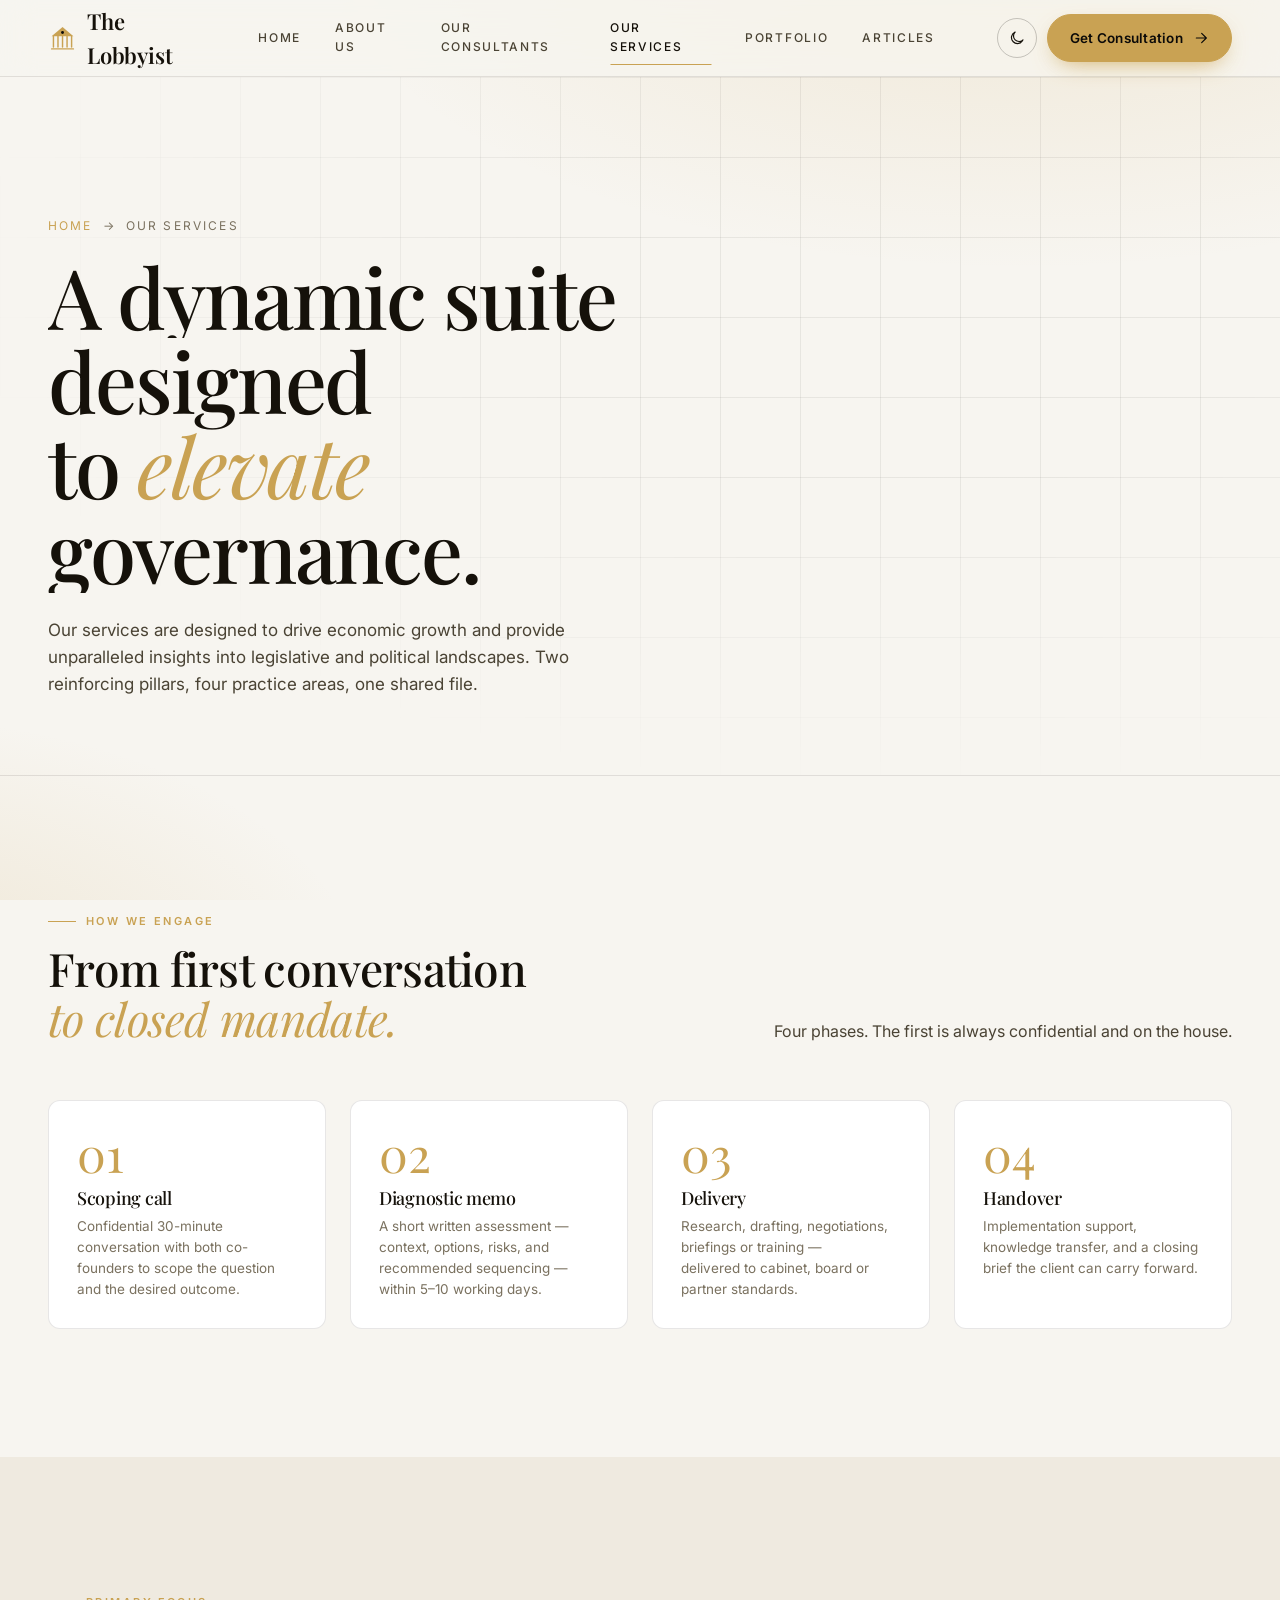
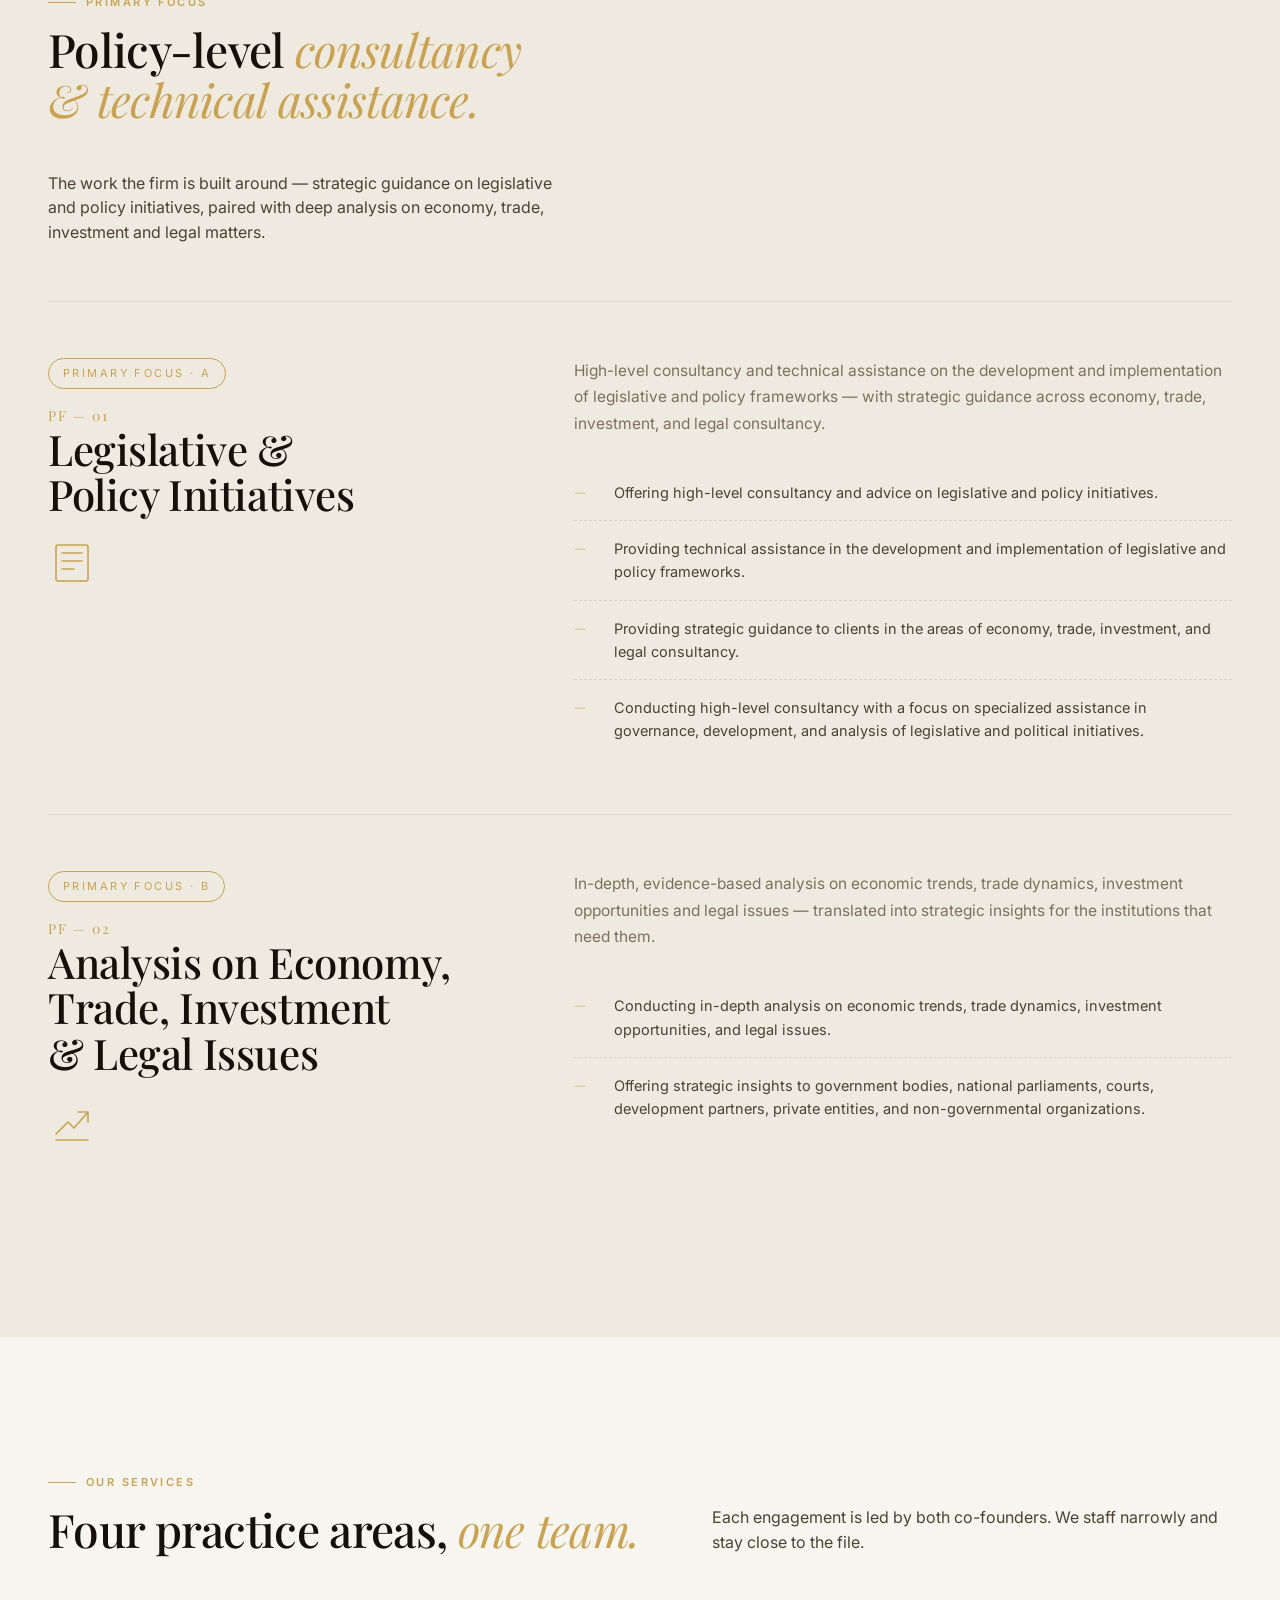
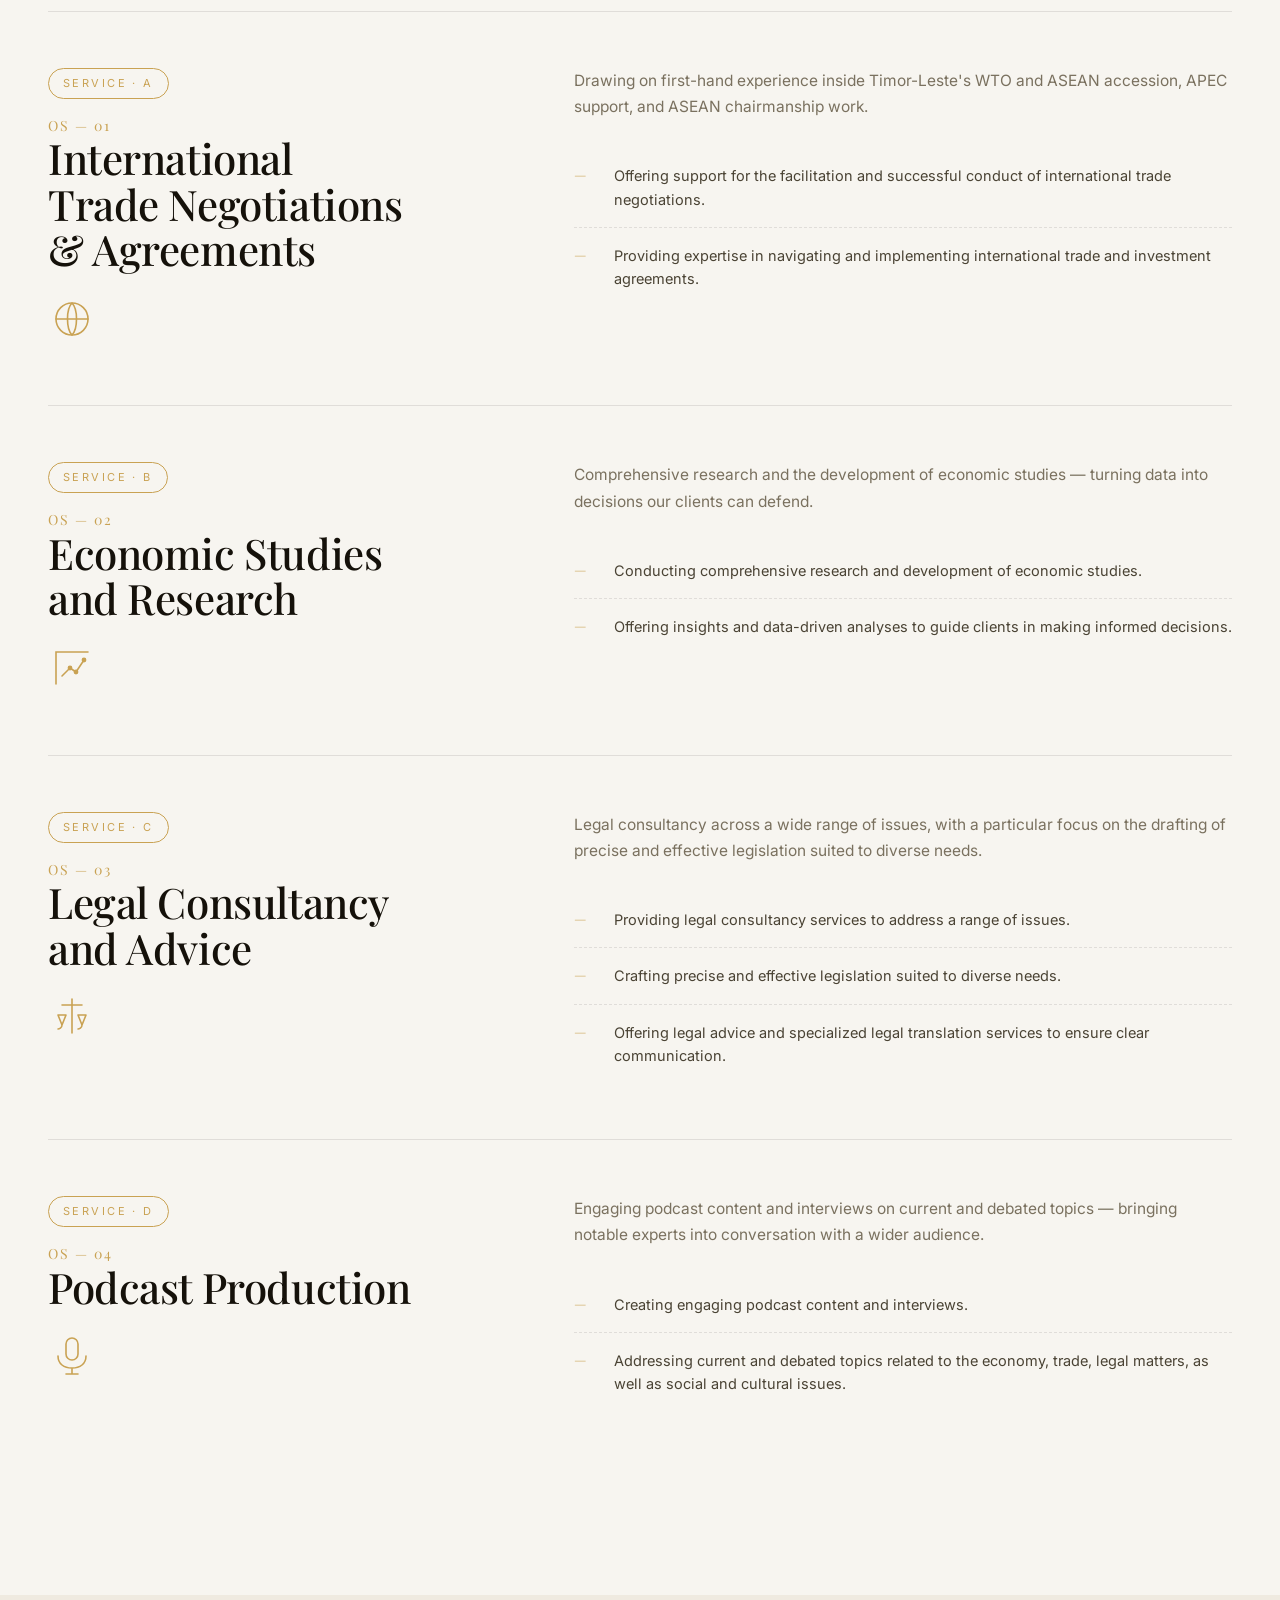
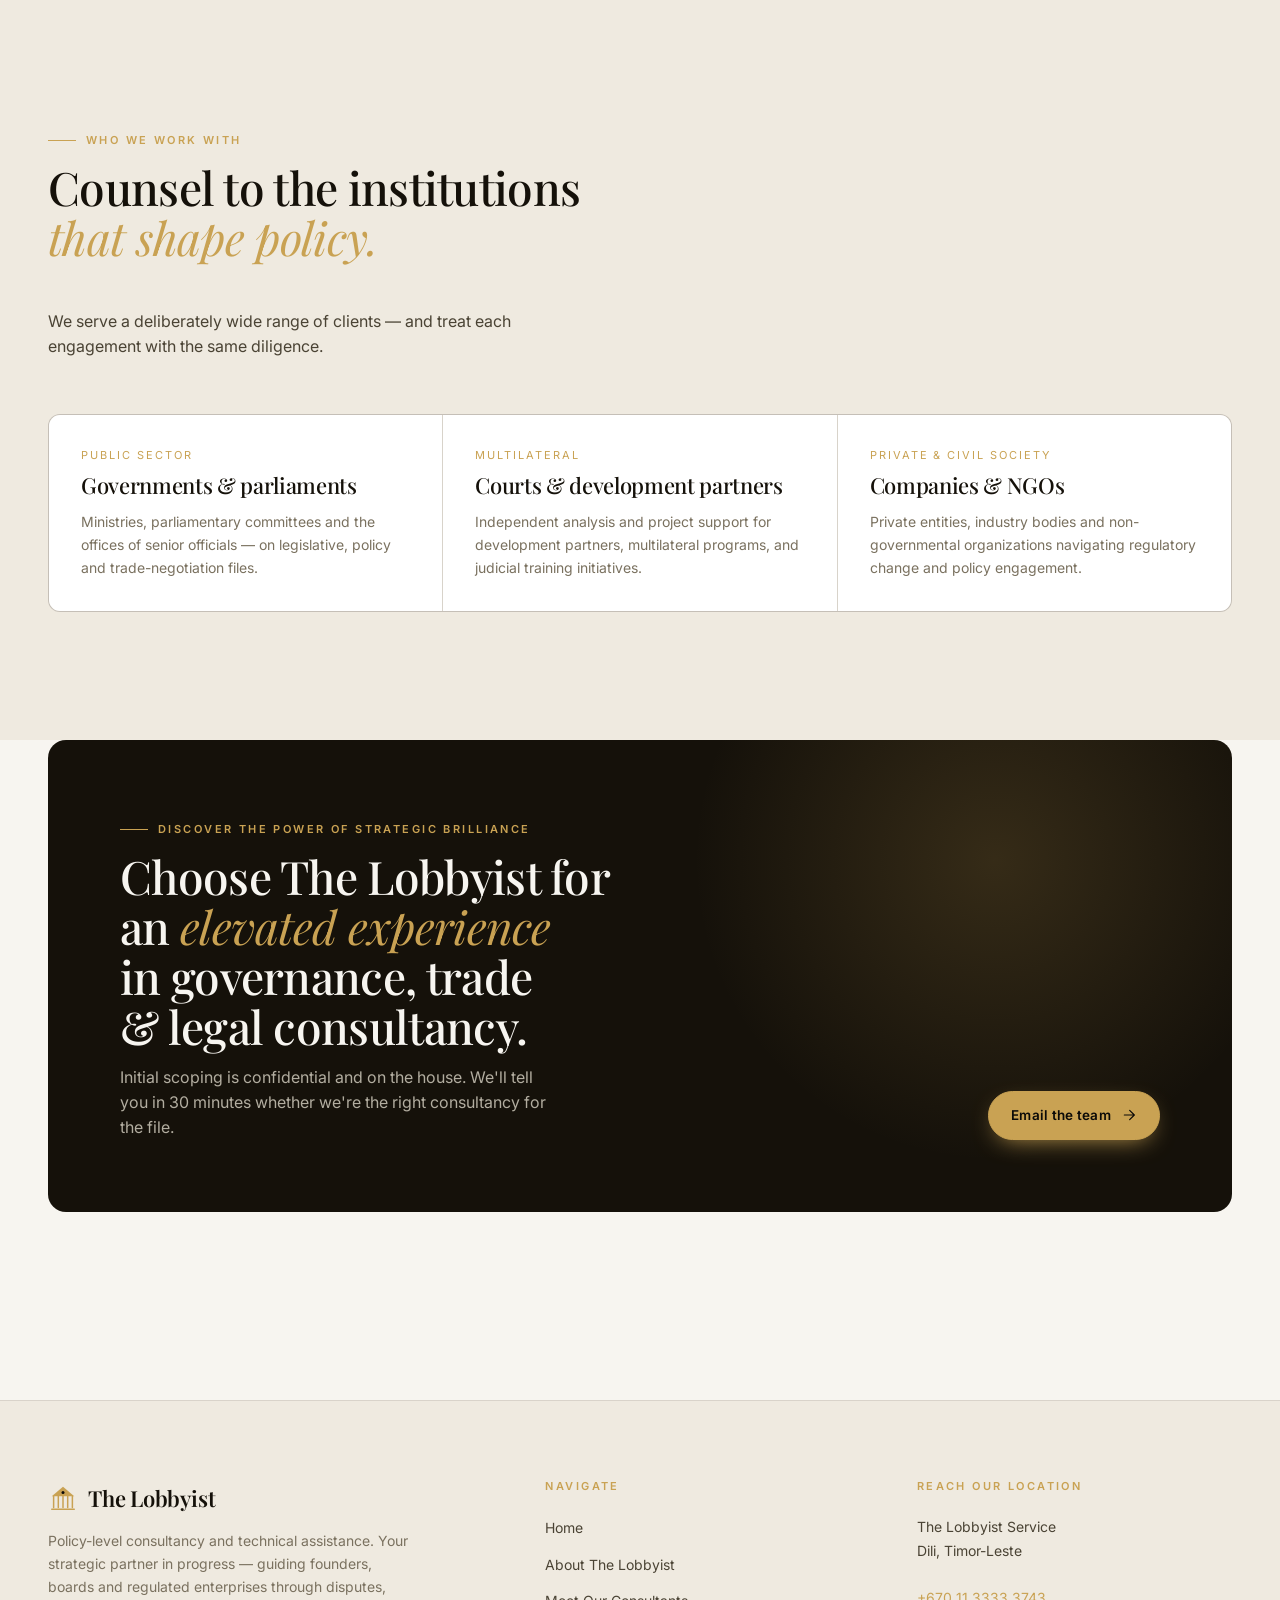
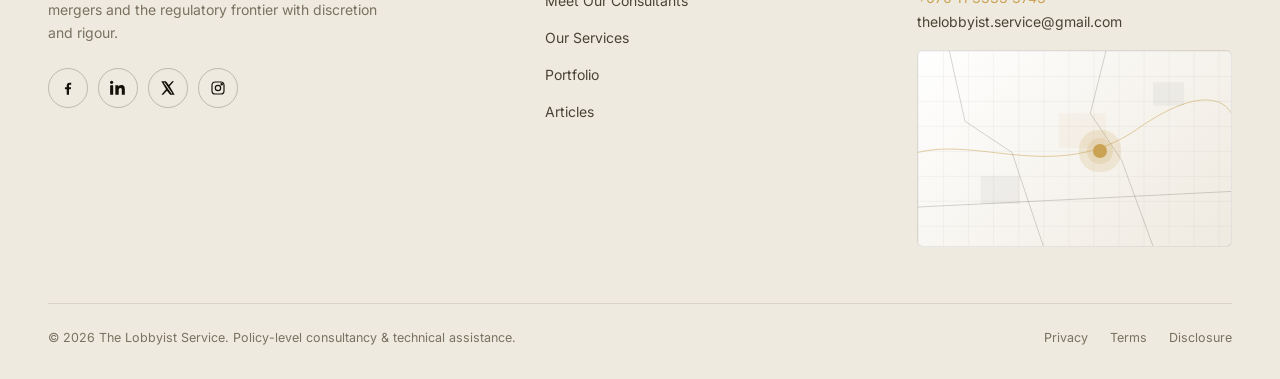
<file: Downloads/Legal3/service.html>
<!doctype html>
<html lang="en" data-theme="light">
<head>
  <meta charset="utf-8" />
  <meta name="viewport" content="width=device-width, initial-scale=1" />
  <title>Our Services · The Lobbyist</title>
  <link rel="preconnect" href="https://fonts.googleapis.com">
  <link rel="preconnect" href="https://fonts.gstatic.com" crossorigin>
  <link href="https://fonts.googleapis.com/css2?family=Playfair+Display:ital,wght@0,400..800;1,400..700&family=Inter:wght@300;400;500;600;700&display=swap" rel="stylesheet">
  <link rel="stylesheet" href="assets/shared.css" />
  <style>
    .practice {
      display: grid;
      grid-template-columns: 1fr 1.4fr;
      gap: 56px;
      align-items: start;
      padding: 56px 0;
      border-top: 1px solid var(--line);
    }
    @media (max-width: 880px) { .practice { grid-template-columns: 1fr; gap: 24px; } }
    .practice:first-of-type { border-top: 1px solid var(--line-strong); }
    .practice .head h2 { font-size: clamp(28px, 3.4vw, 42px); }
    .practice .head .num { font-family: var(--serif); font-size: 14px; color: var(--gold); letter-spacing: .14em; }
    .practice .head .icon { width: 48px; height: 48px; color: var(--gold); margin-top: 22px; }
    .practice ul { margin: 0; padding: 0; list-style: none; }
    .practice ul li {
      display: grid;
      grid-template-columns: 24px 1fr;
      gap: 16px;
      padding: 16px 0;
      border-bottom: 1px dashed var(--line);
      font-size: 14.5px;
      color: var(--ink-soft);
      line-height: 1.6;
    }
    .practice ul li:last-child { border-bottom: none; }
    .practice ul li::before {
      content: "—";
      color: var(--gold);
      font-family: var(--serif);
      line-height: 1.5;
    }
    .practice p.lead { font-size: 15.5px; color: var(--ink-mute); margin-bottom: 28px; line-height: 1.7; }
    .pillar-label {
      display: inline-block;
      font-size: 11px;
      letter-spacing: .22em;
      text-transform: uppercase;
      color: var(--gold);
      padding: 6px 14px;
      border: 1px solid var(--gold);
      border-radius: 999px;
      margin-bottom: 16px;
    }

    .approach-grid {
      display: grid;
      grid-template-columns: repeat(4, 1fr);
      gap: 24px;
    }
    @media (max-width: 860px) { .approach-grid { grid-template-columns: repeat(2, 1fr); } }
    .step {
      padding: 28px;
      border: 1px solid var(--line);
      border-radius: var(--r-md);
      background: var(--bg-elev);
      position: relative;
    }
    .step .n { font-family: var(--serif); font-size: 48px; color: var(--gold); line-height: 1; }
    .step h4 { margin-top: 12px; font-size: 18px; }
    .step p { margin-top: 8px; color: var(--ink-mute); font-size: 13.5px; line-height: 1.55; }

    .audience {
      display: grid;
      grid-template-columns: repeat(3, 1fr);
      gap: 1px;
      background: var(--line);
      border: 1px solid var(--line);
      border-radius: var(--r-md);
      overflow: hidden;
    }
    @media (max-width: 760px) { .audience { grid-template-columns: 1fr; } }
    .aud {
      background: var(--bg-elev);
      padding: 32px;
    }
    .aud .badge { font-size: 11px; color: var(--gold); letter-spacing: .18em; text-transform: uppercase; }
    .aud h4 { margin-top: 10px; font-size: 22px; }
    .aud p { color: var(--ink-mute); font-size: 14px; line-height: 1.65; margin-top: 12px; }
  </style>
</head>
<body data-page="service">
  <div id="nav-mount"></div>

  <header class="page-head">
    <div class="hero-grid" aria-hidden="true"></div>
    <div class="container" style="position:relative;">
      <div class="crumb"><a href="index.html">Home</a><span>→</span><span>Our Services</span></div>
      <h1 class="hero-headline">
        <span class="line"><span>A dynamic suite</span></span>
        <span class="line"><span>designed to <em>elevate</em></span></span>
        <span class="line"><span>governance.</span></span>
      </h1>
      <p class="lede">
        Our services are designed to drive economic growth and provide
        unparalleled insights into legislative and political landscapes.
        Two reinforcing pillars, four practice areas, one shared file.
      </p>
    </div>
  </header>

  <!-- Engagement model -->
  <section>
    <div class="container">
      <div class="section-head reveal">
        <div class="title">
          <span class="eyebrow">How we engage</span>
          <h2>From first conversation <em class="gold" style="font-style:italic;font-weight:400;">to closed mandate.</em></h2>
        </div>
        <p>Four phases. The first is always confidential and on the house.</p>
      </div>

      <div class="approach-grid reveal-stagger">
        <div class="step"><div class="n">01</div><h4>Scoping call</h4><p>Confidential 30-minute conversation with both co-founders to scope the question and the desired outcome.</p></div>
        <div class="step"><div class="n">02</div><h4>Diagnostic memo</h4><p>A short written assessment — context, options, risks, and recommended sequencing — within 5–10 working days.</p></div>
        <div class="step"><div class="n">03</div><h4>Delivery</h4><p>Research, drafting, negotiations, briefings or training — delivered to cabinet, board or partner standards.</p></div>
        <div class="step"><div class="n">04</div><h4>Handover</h4><p>Implementation support, knowledge transfer, and a closing brief the client can carry forward.</p></div>
      </div>
    </div>
  </section>

  <!-- PRIMARY FOCUS -->
  <section style="background: var(--bg-mute);">
    <div class="container">
      <div class="section-head reveal">
        <div class="title">
          <span class="eyebrow">Primary focus</span>
          <h2>Policy-level <em class="gold" style="font-style:italic;font-weight:400;">consultancy &amp; technical assistance.</em></h2>
        </div>
        <p>The work the firm is built around — strategic guidance on legislative and policy initiatives, paired with deep analysis on economy, trade, investment and legal matters.</p>
      </div>

      <!-- Primary a) Legislative & Policy -->
      <div class="practice reveal" id="legislative-policy">
        <div class="head">
          <span class="pillar-label">Primary focus · a</span>
          <div class="num">PF — 01</div>
          <h2 class="serif">Legislative &amp; Policy Initiatives</h2>
          <svg class="icon" viewBox="0 0 48 48" fill="none" stroke="currentColor" stroke-width="1.6">
            <rect x="8" y="6" width="32" height="36" rx="2"/>
            <path d="M14 14 H34 M14 22 H34 M14 30 H26" stroke-linecap="round"/>
          </svg>
        </div>
        <div>
          <p class="lead">High-level consultancy and technical assistance on the development and implementation of legislative and policy frameworks — with strategic guidance across economy, trade, investment, and legal consultancy.</p>
          <ul>
            <li><span>Offering high-level consultancy and advice on legislative and policy initiatives.</span></li>
            <li><span>Providing technical assistance in the development and implementation of legislative and policy frameworks.</span></li>
            <li><span>Providing strategic guidance to clients in the areas of economy, trade, investment, and legal consultancy.</span></li>
            <li><span>Conducting high-level consultancy with a focus on specialized assistance in governance, development, and analysis of legislative and political initiatives.</span></li>
          </ul>
        </div>
      </div>

      <!-- Primary b) Analysis -->
      <div class="practice reveal" id="analysis-economy-trade-law">
        <div class="head">
          <span class="pillar-label">Primary focus · b</span>
          <div class="num">PF — 02</div>
          <h2 class="serif">Analysis on Economy, Trade, Investment &amp; Legal Issues</h2>
          <svg class="icon" viewBox="0 0 48 48" fill="none" stroke="currentColor" stroke-width="1.6">
            <path d="M8 36 L20 24 L26 30 L40 14 M30 14 H40 V24" stroke-linecap="round" stroke-linejoin="round"/>
            <path d="M8 42 H40" stroke-linecap="round"/>
          </svg>
        </div>
        <div>
          <p class="lead">In-depth, evidence-based analysis on economic trends, trade dynamics, investment opportunities and legal issues — translated into strategic insights for the institutions that need them.</p>
          <ul>
            <li><span>Conducting in-depth analysis on economic trends, trade dynamics, investment opportunities, and legal issues.</span></li>
            <li><span>Offering strategic insights to government bodies, national parliaments, courts, development partners, private entities, and non-governmental organizations.</span></li>
          </ul>
        </div>
      </div>
    </div>
  </section>

  <!-- OUR SERVICES -->
  <section>
    <div class="container">
      <div class="section-head reveal">
        <div class="title">
          <span class="eyebrow">Our services</span>
          <h2>Four practice areas, <em class="gold" style="font-style:italic;font-weight:400;">one team.</em></h2>
        </div>
        <p>Each engagement is led by both co-founders. We staff narrowly and stay close to the file.</p>
      </div>

      <!-- a) Trade -->
      <div class="practice reveal" id="international-trade">
        <div class="head">
          <span class="pillar-label">Service · a</span>
          <div class="num">OS — 01</div>
          <h2 class="serif">International Trade Negotiations &amp; Agreements</h2>
          <svg class="icon" viewBox="0 0 48 48" fill="none" stroke="currentColor" stroke-width="1.6">
            <circle cx="24" cy="24" r="16"/>
            <path d="M8 24 H40 M24 8 C 30 14 30 34 24 40 C 18 34 18 14 24 8" stroke-linecap="round"/>
          </svg>
        </div>
        <div>
          <p class="lead">Drawing on first-hand experience inside Timor-Leste&apos;s WTO and ASEAN accession, APEC support, and ASEAN chairmanship work.</p>
          <ul>
            <li><span>Offering support for the facilitation and successful conduct of international trade negotiations.</span></li>
            <li><span>Providing expertise in navigating and implementing international trade and investment agreements.</span></li>
          </ul>
        </div>
      </div>

      <!-- b) Research -->
      <div class="practice reveal" id="economic-studies">
        <div class="head">
          <span class="pillar-label">Service · b</span>
          <div class="num">OS — 02</div>
          <h2 class="serif">Economic Studies and Research</h2>
          <svg class="icon" viewBox="0 0 48 48" fill="none" stroke="currentColor" stroke-width="1.6">
            <path d="M8 40 V8 H40" stroke-linecap="round"/>
            <path d="M14 32 L22 24 L28 28 L36 16" stroke-linecap="round" stroke-linejoin="round"/>
            <circle cx="22" cy="24" r="1.6" fill="currentColor"/>
            <circle cx="28" cy="28" r="1.6" fill="currentColor"/>
            <circle cx="36" cy="16" r="1.6" fill="currentColor"/>
          </svg>
        </div>
        <div>
          <p class="lead">Comprehensive research and the development of economic studies — turning data into decisions our clients can defend.</p>
          <ul>
            <li><span>Conducting comprehensive research and development of economic studies.</span></li>
            <li><span>Offering insights and data-driven analyses to guide clients in making informed decisions.</span></li>
          </ul>
        </div>
      </div>

      <!-- c) Legal -->
      <div class="practice reveal" id="legal-consultancy">
        <div class="head">
          <span class="pillar-label">Service · c</span>
          <div class="num">OS — 03</div>
          <h2 class="serif">Legal Consultancy and Advice</h2>
          <svg class="icon" viewBox="0 0 48 48" fill="none" stroke="currentColor" stroke-width="1.6">
            <path d="M24 6 V40 M14 12 H34 M10 22 H18 L14 32 Z M30 22 H38 L34 32 Z M14 32 C14 35 11 36 10 36 M34 32 C34 35 31 36 30 36" stroke-linecap="round" stroke-linejoin="round"/>
          </svg>
        </div>
        <div>
          <p class="lead">Legal consultancy across a wide range of issues, with a particular focus on the drafting of precise and effective legislation suited to diverse needs.</p>
          <ul>
            <li><span>Providing legal consultancy services to address a range of issues.</span></li>
            <li><span>Crafting precise and effective legislation suited to diverse needs.</span></li>
            <li><span>Offering legal advice and specialized legal translation services to ensure clear communication.</span></li>
          </ul>
        </div>
      </div>

      <!-- d) Podcast -->
      <div class="practice reveal" id="podcast-production">
        <div class="head">
          <span class="pillar-label">Service · d</span>
          <div class="num">OS — 04</div>
          <h2 class="serif">Podcast Production</h2>
          <svg class="icon" viewBox="0 0 48 48" fill="none" stroke="currentColor" stroke-width="1.6">
            <rect x="18" y="6" width="12" height="22" rx="6"/>
            <path d="M10 24 C 10 32 16 36 24 36 M38 24 C 38 32 32 36 24 36 M24 36 V42 M18 42 H30" stroke-linecap="round"/>
          </svg>
        </div>
        <div>
          <p class="lead">Engaging podcast content and interviews on current and debated topics — bringing notable experts into conversation with a wider audience.</p>
          <ul>
            <li><span>Creating engaging podcast content and interviews.</span></li>
            <li><span>Addressing current and debated topics related to the economy, trade, legal matters, as well as social and cultural issues.</span></li>
          </ul>
        </div>
      </div>
    </div>
  </section>

  <!-- Audiences -->
  <section style="background: var(--bg-mute);">
    <div class="container">
      <div class="section-head reveal">
        <div class="title">
          <span class="eyebrow">Who we work with</span>
          <h2>Counsel to the institutions <em class="gold" style="font-style:italic;font-weight:400;">that shape policy.</em></h2>
        </div>
        <p>We serve a deliberately wide range of clients — and treat each engagement with the same diligence.</p>
      </div>

      <div class="audience reveal-stagger">
        <div class="aud">
          <div class="badge">Public sector</div>
          <h4>Governments &amp; parliaments</h4>
          <p>Ministries, parliamentary committees and the offices of senior officials — on legislative, policy and trade-negotiation files.</p>
        </div>
        <div class="aud">
          <div class="badge">Multilateral</div>
          <h4>Courts &amp; development partners</h4>
          <p>Independent analysis and project support for development partners, multilateral programs, and judicial training initiatives.</p>
        </div>
        <div class="aud">
          <div class="badge">Private &amp; civil society</div>
          <h4>Companies &amp; NGOs</h4>
          <p>Private entities, industry bodies and non-governmental organizations navigating regulatory change and policy engagement.</p>
        </div>
      </div>
    </div>
  </section>

  <section style="padding-top:0;">
    <div class="container">
      <div class="cta-strip reveal">
        <div>
          <span class="eyebrow" style="color:var(--gold);">Discover the power of strategic brilliance</span>
          <h2 style="margin-top:14px;">Choose The Lobbyist for an <em>elevated experience</em> in governance, trade &amp; legal consultancy.</h2>
          <p>Initial scoping is confidential and on the house. We&apos;ll tell you in 30 minutes whether we&apos;re the right consultancy for the file.</p>
        </div>
        <div class="actions">
          <a href="mailto:thelobbyist.service@gmail.com" class="btn btn-primary">Email the team <svg class="arrow" viewBox="0 0 24 24" fill="none"><path d="M5 12h14M13 5l7 7-7 7" stroke="currentColor" stroke-width="1.8" stroke-linecap="round" stroke-linejoin="round"/></svg></a>
        </div>
      </div>
    </div>
  </section>

  <div id="footer-mount"></div>
  <script src="assets/shared.js"></script>
  <script src="assets/chrome.js"></script>
</body>
</html>
</file>
<file: Downloads/Legal3/assets/shared.css>
/* ============================================
   LOBBYIST — Legal & Consulting
   Shared stylesheet (light/dark, black & gold)
   ============================================ */

:root {
  /* Gold accent — same in both themes */
  --gold: #c9a253;
  --gold-soft: #d9b873;
  --gold-deep: #8a6b2a;
  --gold-glow: rgba(201, 162, 83, 0.18);

  /* Light theme defaults */
  --bg: #f7f5f0;
  --bg-elev: #ffffff;
  --bg-mute: #efeae0;
  --ink: #15110a;
  --ink-soft: #4a4334;
  --ink-mute: #7a715f;
  --line: rgba(21, 17, 10, 0.10);
  --line-strong: rgba(21, 17, 10, 0.22);
  --shadow-sm: 0 1px 2px rgba(21, 17, 10, 0.06), 0 2px 8px rgba(21, 17, 10, 0.04);
  --shadow-lg: 0 24px 60px -20px rgba(21, 17, 10, 0.18), 0 8px 24px -12px rgba(21, 17, 10, 0.10);
  --grain: rgba(21, 17, 10, 0.03);
  --cta-ink: #15110a;

  --maxw: 1240px;
  --r-sm: 6px;
  --r-md: 12px;
  --r-lg: 18px;

  --serif: "Playfair Display", "Cormorant Garamond", Georgia, serif;
  --sans:  "Inter", ui-sans-serif, system-ui, -apple-system, "Segoe UI", Roboto, sans-serif;
  --mono:  ui-monospace, "JetBrains Mono", "SF Mono", Menlo, monospace;
}

[data-theme="dark"] {
  --bg: #0b0a08;
  --bg-elev: #131210;
  --bg-mute: #1a1814;
  --ink: #f5efe0;
  --ink-soft: #c9c2b0;
  --ink-mute: #8a8474;
  --line: rgba(245, 239, 224, 0.10);
  --line-strong: rgba(245, 239, 224, 0.22);
  --shadow-sm: 0 1px 2px rgba(0,0,0,0.4), 0 2px 8px rgba(0,0,0,0.3);
  --shadow-lg: 0 24px 60px -20px rgba(0,0,0,0.7), 0 8px 24px -12px rgba(0,0,0,0.55);
  --grain: rgba(245, 239, 224, 0.03);
  --cta-ink: #0b0a08;
}

* { box-sizing: border-box; }
html, body { margin: 0; padding: 0; }

html {
  scroll-behavior: smooth;
  -webkit-text-size-adjust: 100%;
}

body {
  font-family: var(--sans);
  font-size: 16px;
  line-height: 1.55;
  color: var(--ink);
  background: var(--bg);
  background-image:
    radial-gradient(1200px 600px at 80% -10%, var(--gold-glow), transparent 60%),
    radial-gradient(900px 500px at -10% 110%, var(--gold-glow), transparent 55%);
  background-attachment: fixed;
  transition: background-color .45s ease, color .45s ease;
  overflow-x: hidden;
}

img { max-width: 100%; display: block; }
a { color: inherit; text-decoration: none; }
button { font: inherit; cursor: pointer; border: none; background: none; color: inherit; }

/* Selection */
::selection { background: var(--gold); color: #0b0a08; }

/* ============================================
   TYPOGRAPHY
   ============================================ */
.serif { font-family: var(--serif); font-weight: 500; letter-spacing: -0.01em; }
h1, h2, h3, h4 {
  font-family: var(--serif);
  font-weight: 500;
  letter-spacing: -0.015em;
  margin: 0;
  line-height: 1.08;
  text-wrap: balance;
}
h1 { font-size: clamp(2.4rem, 5.6vw, 4.6rem); }
h2 { font-size: clamp(1.9rem, 3.6vw, 3rem); }
h3 { font-size: clamp(1.25rem, 1.8vw, 1.5rem); }
p  { margin: 0; text-wrap: pretty; }

.eyebrow {
  font-family: var(--sans);
  font-size: 11px;
  font-weight: 600;
  letter-spacing: 0.22em;
  text-transform: uppercase;
  color: var(--gold);
  display: inline-flex;
  align-items: center;
  gap: 10px;
}
.eyebrow::before {
  content: "";
  width: 28px; height: 1px;
  background: var(--gold);
  display: inline-block;
}

.gold { color: var(--gold); }
.muted { color: var(--ink-mute); }
.soft { color: var(--ink-soft); }

/* ============================================
   LAYOUT
   ============================================ */
.container {
  width: 100%;
  max-width: var(--maxw);
  margin: 0 auto;
  padding: 0 28px;
}
section { padding: clamp(72px, 10vw, 128px) 0; position: relative; }
.section-head {
  display: flex;
  align-items: flex-end;
  justify-content: space-between;
  gap: 32px;
  margin-bottom: 56px;
  flex-wrap: wrap;
}
.section-head .title { max-width: 640px; }
.section-head h2 { margin-top: 14px; }
.section-head p { margin-top: 14px; color: var(--ink-soft); max-width: 520px; }

/* ============================================
   NAV
   ============================================ */
.nav {
  position: sticky;
  top: 0;
  z-index: 60;
  backdrop-filter: blur(16px) saturate(140%);
  -webkit-backdrop-filter: blur(16px) saturate(140%);
  background: color-mix(in srgb, var(--bg) 78%, transparent);
  border-bottom: 1px solid var(--line);
  transition: background-color .45s ease, border-color .45s ease;
}
.nav-inner {
  height: 76px;
  display: flex;
  align-items: center;
  gap: 32px;
  max-width: var(--maxw);
  margin: 0 auto;
  padding: 0 28px;
}
.brand {
  display: flex;
  align-items: center;
  gap: 10px;
  font-family: var(--serif);
  font-size: 22px;
  font-weight: 600;
  letter-spacing: -0.01em;
}
.brand-mark {
  width: 30px; height: 30px;
  display: grid; place-items: center;
  position: relative;
}
.brand-mark svg { width: 100%; height: 100%; }
.brand sup {
  font-family: var(--sans);
  font-size: 9px;
  letter-spacing: 0.2em;
  color: var(--gold);
  font-weight: 600;
  margin-left: 4px;
  text-transform: uppercase;
  align-self: flex-start;
  margin-top: 6px;
}

.nav-links {
  display: flex;
  align-items: center;
  gap: 2px;
  margin-left: auto;
}
.nav-link {
  position: relative;
  padding: 10px 16px;
  font-size: 12px;
  font-weight: 500;
  color: var(--ink-soft);
  letter-spacing: 0.14em;
  text-transform: uppercase;
  border-radius: 0;
  transition: color .25s ease;
}
.nav-link::after {
  content: "";
  position: absolute;
  left: 50%;
  bottom: 2px;
  height: 1px;
  width: 0;
  background: var(--gold);
  transform: translateX(-50%);
  transition: width .3s ease;
}
.nav-link:hover { color: var(--ink); }
.nav-link:hover::after { width: calc(100% - 32px); }
.nav-link.active { color: var(--ink); }
.nav-link.active::after { width: calc(100% - 32px); }

.nav-cta-group {
  display: flex;
  align-items: center;
  gap: 10px;
  margin-left: 14px;
}

/* Theme toggle */
.theme-toggle {
  width: 40px; height: 40px;
  border-radius: 50%;
  border: 1px solid var(--line-strong);
  display: grid;
  place-items: center;
  color: var(--ink);
  transition: border-color .25s ease, background .25s ease, transform .25s ease;
  position: relative;
  overflow: hidden;
}
.theme-toggle:hover {
  border-color: var(--gold);
  background: var(--gold-glow);
}
.theme-toggle svg {
  width: 18px; height: 18px;
  transition: transform .55s cubic-bezier(.6,.2,.2,1), opacity .35s ease;
}
.theme-toggle .icon-sun { position: absolute; }
.theme-toggle .icon-moon { position: absolute; }
[data-theme="light"] .icon-sun { opacity: 0; transform: rotate(90deg) scale(.6); }
[data-theme="light"] .icon-moon { opacity: 1; transform: rotate(0) scale(1); }
[data-theme="dark"]  .icon-sun { opacity: 1; transform: rotate(0) scale(1); }
[data-theme="dark"]  .icon-moon { opacity: 0; transform: rotate(-90deg) scale(.6); }

/* Buttons */
.btn {
  display: inline-flex;
  align-items: center;
  gap: 10px;
  padding: 13px 22px;
  font-size: 13.5px;
  font-weight: 600;
  letter-spacing: 0.02em;
  border-radius: 999px;
  border: 1px solid transparent;
  transition: transform .25s ease, background .25s ease, color .25s ease, border-color .25s ease, box-shadow .25s ease;
  white-space: nowrap;
  position: relative;
  overflow: hidden;
}
.btn .arrow {
  width: 16px; height: 16px;
  transition: transform .35s ease;
}
.btn:hover .arrow { transform: translateX(3px); }

.btn-primary {
  background: var(--gold);
  color: #0b0a08;
  border-color: var(--gold);
  box-shadow: 0 8px 24px -10px var(--gold);
}
.btn-primary:hover { background: var(--gold-soft); transform: translateY(-1px); }

.btn-ghost {
  background: transparent;
  color: var(--ink);
  border-color: var(--line-strong);
}
.btn-ghost:hover { border-color: var(--gold); color: var(--gold); }

.btn-dark {
  background: var(--ink);
  color: var(--bg);
  border-color: var(--ink);
}
.btn-dark:hover { transform: translateY(-1px); }

/* Mobile nav toggle */
.mobile-toggle { display: none; width: 40px; height: 40px; border-radius: 50%; border: 1px solid var(--line-strong); background: transparent; cursor: pointer; }
.mobile-toggle span { display:block; width: 16px; height: 1.5px; background: var(--ink); margin: 3px auto; transition: transform .3s, opacity .3s; }

@media (max-width: 960px) {
  .nav-links { display: none; }
  .nav-cta-group .btn { display: none; }
  .mobile-toggle { display: grid; place-items: center; }
}

/* Mobile dropdown menu */
.mobile-menu {
  position: absolute;
  top: 100%;
  left: 0;
  right: 0;
  background: var(--bg);
  z-index: 99;
  transform: translateY(-10px);
  opacity: 0;
  visibility: hidden;
  transition: transform 0.3s cubic-bezier(0.16, 1, 0.3, 1), opacity 0.3s ease, visibility 0.3s ease;
  border-bottom: 1px solid var(--line);
  padding: 24px 28px;
  box-shadow: 0 10px 30px rgba(0, 0, 0, 0.12);
}
.mobile-menu.open {
  transform: translateY(0);
  opacity: 1;
  visibility: visible;
}
.mobile-menu-inner {
  display: flex;
  flex-direction: column;
  gap: 16px;
  align-items: flex-start;
  max-width: var(--maxw);
  margin: 0 auto;
}
.mobile-nav-link {
  font-family: var(--sans);
  font-size: 13px;
  font-weight: 500;
  color: var(--ink-soft);
  text-decoration: none;
  letter-spacing: 0.12em;
  text-transform: uppercase;
  transition: color 0.3s ease;
  width: 100%;
  padding: 4px 0;
}
.mobile-nav-link:hover, .mobile-nav-link.active {
  color: var(--gold);
}

/* Animated Hamburger to X */
.mobile-toggle.active span:nth-child(1) {
  transform: translateY(4.5px) rotate(45deg);
}
.mobile-toggle.active span:nth-child(2) {
  opacity: 0;
}
.mobile-toggle.active span:nth-child(3) {
  transform: translateY(-4.5px) rotate(-45deg);
}

/* ============================================
   HERO
   ============================================ */
.hero {
  position: relative;
  padding: clamp(70px, 11vw, 140px) 0 clamp(60px, 8vw, 110px);
  overflow: hidden;
}
.hero-grid {
  position: absolute; inset: 0;
  background-image:
    linear-gradient(var(--line) 1px, transparent 1px),
    linear-gradient(90deg, var(--line) 1px, transparent 1px);
  background-size: 80px 80px;
  mask-image: radial-gradient(ellipse at 70% 30%, #000 30%, transparent 75%);
  -webkit-mask-image: radial-gradient(ellipse at 70% 30%, #000 30%, transparent 75%);
  opacity: .65;
  pointer-events: none;
}

.hero-inner {
  position: relative;
  display: grid;
  grid-template-columns: 1.1fr 0.9fr;
  gap: 64px;
  align-items: center;
}
@media (max-width: 960px) {
  .hero-inner { grid-template-columns: 1fr; gap: 48px; }
}

.hero-headline {
  font-size: clamp(2.6rem, 6vw, 5.4rem);
  line-height: 1.02;
  letter-spacing: -0.025em;
}
.hero-headline .line { display: block; overflow: hidden; }
.hero-headline .line > span {
  display: inline-block;
  transform: translateY(105%);
  animation: rise .9s cubic-bezier(.2,.7,.2,1) forwards;
}
.hero-headline .line:nth-child(1) > span { animation-delay: .08s; }
.hero-headline .line:nth-child(2) > span { animation-delay: .22s; }
.hero-headline .line:nth-child(3) > span { animation-delay: .36s; }
.hero-headline em {
  font-style: italic;
  color: var(--gold);
  font-weight: 400;
  position: relative;
}
.hero-headline em::after {
  content: "";
  position: absolute;
  left: 0; right: 0; bottom: 4px;
  height: 8px;
  background: var(--gold);
  opacity: .14;
  transform: scaleX(0);
  transform-origin: left;
  animation: underline 1s .9s cubic-bezier(.2,.7,.2,1) forwards;
}

@keyframes rise {
  from { transform: translateY(105%); }
  to   { transform: translateY(0); }
}
@keyframes underline {
  to { transform: scaleX(1); }
}

.hero-eyebrow { opacity: 0; animation: fade .8s .05s forwards; }
.hero-lede {
  margin-top: 28px;
  font-size: 17px;
  color: var(--ink-soft);
  max-width: 520px;
  line-height: 1.6;
  opacity: 0;
  animation: fade .8s .6s forwards;
}
.hero-actions {
  margin-top: 36px;
  display: flex;
  gap: 14px;
  flex-wrap: wrap;
  opacity: 0;
  animation: fade .8s .75s forwards;
}
.hero-meta {
  margin-top: 56px;
  display: flex;
  gap: 48px;
  flex-wrap: wrap;
  opacity: 0;
  animation: fade .8s .9s forwards;
}
.hero-meta .stat .num {
  font-family: var(--serif);
  font-size: 36px;
  line-height: 1;
  color: var(--ink);
}
.hero-meta .stat .num .gold-dot {
  display: inline-block;
  width: 6px; height: 6px;
  background: var(--gold);
  border-radius: 50%;
  margin-left: 4px;
  vertical-align: middle;
  margin-bottom: 14px;
}
.hero-meta .stat .lbl {
  margin-top: 8px;
  font-size: 12px;
  letter-spacing: 0.14em;
  text-transform: uppercase;
  color: var(--ink-mute);
}

@keyframes fade { to { opacity: 1; } }

/* Hero visual — animated portrait card */
.hero-visual {
  position: relative;
  aspect-ratio: 4/5;
  max-width: 480px;
  margin-left: auto;
  width: 100%;
  perspective: 1200px;
}
.hero-card {
  position: absolute;
  inset: 0;
  border-radius: 8px;
  overflow: hidden;
  background:
    linear-gradient(180deg, rgba(11,10,8,0) 30%, rgba(11,10,8,.85) 100%),
    linear-gradient(135deg, #2b2519 0%, #15110a 60%);
  border: 1px solid var(--line-strong);
  box-shadow: var(--shadow-lg);
  opacity: 0;
  transform: translateY(30px);
  animation: cardIn 1.1s .3s cubic-bezier(.2,.7,.2,1) forwards;
}
@keyframes cardIn {
  to { opacity: 1; transform: translateY(0); }
}

/* Animated columns / pillars visual inside the card */
.pillars {
  position: absolute;
  inset: 0;
  display: flex;
  align-items: flex-end;
  justify-content: center;
  gap: 18px;
  padding: 14% 14% 22%;
}
.pillar {
  flex: 1;
  background: linear-gradient(180deg, var(--gold-soft), var(--gold-deep));
  border-radius: 3px 3px 0 0;
  position: relative;
  transform-origin: bottom;
  transform: scaleY(0);
  animation: pillarRise 1.1s cubic-bezier(.2,.7,.2,1) forwards;
  box-shadow: inset 0 -20px 30px rgba(0,0,0,.3);
}
.pillar::before {
  content: "";
  position: absolute;
  top: -14px; left: -10%; right: -10%;
  height: 14px;
  background: linear-gradient(180deg, #d9b873, #8a6b2a);
  border-radius: 2px;
}
.pillar::after {
  content: "";
  position: absolute;
  top: -22px; left: -12%; right: -12%;
  height: 6px;
  background: var(--gold);
}
.pillar:nth-child(1) { height: 65%; animation-delay: .8s; }
.pillar:nth-child(2) { height: 80%; animation-delay: .95s; }
.pillar:nth-child(3) { height: 72%; animation-delay: 1.1s; }
.pillar:nth-child(4) { height: 88%; animation-delay: 1.25s; }
.pillar:nth-child(5) { height: 70%; animation-delay: 1.4s; }

@keyframes pillarRise {
  to { transform: scaleY(1); }
}

.hero-card .pediment {
  position: absolute;
  left: 8%; right: 8%; top: 16%;
  height: 80px;
  background: var(--gold);
  clip-path: polygon(0 100%, 50% 0, 100% 100%);
  opacity: 0;
  animation: fade .9s 1.5s forwards;
}

.hero-card .badge {
  position: absolute;
  left: 24px; bottom: 24px;
  right: 24px;
  display: flex;
  justify-content: space-between;
  align-items: flex-end;
  color: #f5efe0;
  opacity: 0;
  animation: fade .9s 1.6s forwards;
}
.hero-card .badge .seal {
  width: 56px; height: 56px;
  border: 1px solid var(--gold);
  border-radius: 50%;
  display: grid; place-items: center;
  font-family: var(--serif);
  font-size: 22px;
  color: var(--gold);
  position: relative;
}
.hero-card .badge .seal::before,
.hero-card .badge .seal::after {
  content: "";
  position: absolute;
  border: 1px solid var(--gold);
  border-radius: 50%;
}
.hero-card .badge .seal::before { inset: -6px; opacity: .4; }
.hero-card .badge .seal::after { inset: -12px; opacity: .15; }

.hero-card .badge .meta {
  text-align: right;
  font-size: 11px;
  letter-spacing: 0.18em;
  text-transform: uppercase;
  color: rgba(245,239,224,.7);
}
.hero-card .badge .meta strong {
  font-family: var(--serif);
  font-size: 18px;
  letter-spacing: 0;
  text-transform: none;
  color: var(--gold);
  display: block;
  margin-top: 4px;
  font-weight: 500;
}

/* Floating chip */
.hero-chip {
  position: absolute;
  background: var(--bg-elev);
  border: 1px solid var(--line);
  border-radius: 999px;
  padding: 10px 16px 10px 12px;
  display: flex;
  align-items: center;
  gap: 10px;
  font-size: 12.5px;
  font-weight: 500;
  box-shadow: var(--shadow-lg);
  z-index: 2;
  animation: float 6s ease-in-out infinite;
}
.hero-chip .dot { width: 8px; height: 8px; border-radius: 50%; background: var(--gold); box-shadow: 0 0 0 4px var(--gold-glow); }
.hero-chip.top { top: 12%; left: -28px; animation-delay: 0s; opacity: 0; animation: chipIn .7s 1.3s forwards, float 6s 2s ease-in-out infinite; }
.hero-chip.bottom { bottom: 18%; right: -36px; opacity: 0; animation: chipIn .7s 1.5s forwards, float 7s 2.2s ease-in-out infinite reverse; }

@media (max-width: 560px) {
  .hero-chip { display: none !important; }
}

@keyframes chipIn {
  from { opacity: 0; transform: translateY(20px); }
  to   { opacity: 1; transform: translateY(0); }
}
@keyframes float {
  0%, 100% { transform: translateY(0); }
  50%      { transform: translateY(-8px); }
}

/* Marquee */
.marquee {
  border-top: 1px solid var(--line);
  border-bottom: 1px solid var(--line);
  overflow: hidden;
  padding: 22px 0;
  background: var(--bg-mute);
}
.marquee-track {
  display: flex;
  gap: 64px;
  white-space: nowrap;
  animation: scroll 35s linear infinite;
  width: max-content;
}
.marquee-item {
  font-family: var(--serif);
  font-size: 22px;
  color: var(--ink-soft);
  display: inline-flex;
  align-items: center;
  gap: 64px;
  letter-spacing: -0.01em;
}
.marquee-item::after {
  content: "";
  width: 6px; height: 6px; background: var(--gold); border-radius: 50%;
}
@keyframes scroll {
  to { transform: translateX(-50%); }
}

/* ============================================
   SERVICE CARDS
   ============================================ */
.service-grid {
  display: grid;
  grid-template-columns: repeat(3, 1fr);
  gap: 1px;
  background: var(--line);
  border: 1px solid var(--line);
  border-radius: var(--r-md);
  overflow: hidden;
}
@media (max-width: 880px) { .service-grid { grid-template-columns: repeat(2, 1fr); } }
@media (max-width: 560px) { .service-grid { grid-template-columns: 1fr; } }

.service-card {
  background: var(--bg-elev);
  padding: 36px 32px 40px;
  position: relative;
  transition: background .35s ease;
  cursor: pointer;
  min-height: 280px;
  display: flex;
  flex-direction: column;
  text-decoration: none;
  color: inherit;
}
.service-card:hover { background: var(--bg-mute); }
.service-card .num {
  font-family: var(--serif);
  font-size: 13px;
  color: var(--gold);
  letter-spacing: 0.12em;
}
.service-card .icon {
  width: 44px; height: 44px;
  color: var(--gold);
  margin: 18px 0 22px;
}
.service-card h3 { margin-bottom: 10px; }
.service-card p { color: var(--ink-mute); font-size: 14.5px; line-height: 1.6; }
.service-card .read {
  margin-top: auto;
  padding-top: 22px;
  display: inline-flex;
  align-items: center;
  gap: 8px;
  font-size: 12.5px;
  font-weight: 600;
  letter-spacing: 0.08em;
  text-transform: uppercase;
  color: var(--ink);
}
.service-card .read .arrow { transition: transform .3s; }
.service-card:hover .read .arrow { transform: translateX(4px); color: var(--gold); }

/* ============================================
   CONSULTANT PROFILES
   ============================================ */
.profile-grid {
  display: grid;
  grid-template-columns: repeat(4, 1fr);
  gap: 24px;
}
@media (max-width: 980px) { .profile-grid { grid-template-columns: repeat(2, 1fr); } }
@media (max-width: 520px) { .profile-grid { grid-template-columns: 1fr; } }

.home-profile-grid {
  grid-template-columns: repeat(2, 1fr);
  max-width: 820px;
  margin: 0 auto;
}
@media (max-width: 520px) {
  .home-profile-grid {
    grid-template-columns: 1fr;
  }
}

.profile {
  position: relative;
  border-radius: var(--r-md);
  overflow: hidden;
  background: var(--bg-elev);
  border: 1px solid var(--line);
  transition: transform .4s ease, box-shadow .4s ease, border-color .4s ease;
}
.profile:hover { transform: translateY(-4px); border-color: var(--gold); box-shadow: var(--shadow-lg); }

.profile-photo {
  aspect-ratio: 4/5;
  background: linear-gradient(160deg, #2a2519, #0e0c08);
  position: relative;
  overflow: hidden;
}
.profile-photo .silhouette {
  position: absolute;
  inset: 0;
  display: grid;
  place-items: end center;
}
.profile-photo .silhouette svg {
  width: 78%;
  height: auto;
  margin-bottom: -2px;
  opacity: .85;
}
.profile-photo .ring {
  position: absolute;
  top: 16px; right: 16px;
  width: 36px; height: 36px;
  border: 1px solid var(--gold);
  border-radius: 50%;
  display: grid; place-items: center;
  color: var(--gold);
  font-family: var(--serif);
  font-size: 13px;
  background: rgba(11,10,8,.4);
  backdrop-filter: blur(4px);
}
.profile-info { padding: 20px 22px 24px; }
.profile-info .name {
  font-family: var(--serif);
  font-size: 20px;
  letter-spacing: -0.01em;
}
.profile-info .role {
  margin-top: 4px;
  font-size: 12.5px;
  color: var(--ink-mute);
  letter-spacing: 0.05em;
}
.profile-info .tags {
  margin-top: 14px;
  display: flex;
  gap: 6px;
  flex-wrap: wrap;
}
.profile-info .tag {
  font-size: 11px;
  padding: 4px 10px;
  border: 1px solid var(--line);
  border-radius: 999px;
  color: var(--ink-soft);
  letter-spacing: 0.04em;
}

/* ============================================
   PORTFOLIO
   ============================================ */
.case-list {
  border-top: 1px solid var(--line-strong);
}
.case {
  border-bottom: 1px solid var(--line);
  padding: 32px 0;
  display: grid;
  grid-template-columns: 80px 2fr 1fr 1fr 60px;
  align-items: center;
  gap: 28px;
  cursor: pointer;
  transition: padding .35s ease;
  position: relative;
}
.case:hover { padding-left: 16px; }
.case::before {
  content: "";
  position: absolute;
  left: 0; top: 50%;
  width: 0;
  height: 1px;
  background: var(--gold);
  transition: width .35s ease;
}
.case:hover::before { width: 8px; }
.case .yr {
  font-family: var(--serif);
  font-size: 28px;
  color: var(--gold);
}
.case .ttl {
  font-family: var(--serif);
  font-size: clamp(22px, 2.4vw, 30px);
  letter-spacing: -0.01em;
}
.case .ttl small {
  display: block;
  font-family: var(--sans);
  font-size: 13px;
  color: var(--ink-mute);
  letter-spacing: 0.04em;
  margin-top: 8px;
  text-transform: uppercase;
  font-weight: 500;
}
.case .meta {
  font-size: 13px;
  color: var(--ink-soft);
  letter-spacing: 0.04em;
}
.case .meta strong { display: block; color: var(--ink); font-weight: 500; font-size: 14.5px; margin-bottom: 4px; font-family: var(--serif); }
.case .go {
  justify-self: end;
  width: 44px; height: 44px;
  border-radius: 50%;
  border: 1px solid var(--line-strong);
  display: grid; place-items: center;
  transition: background .3s, border-color .3s, color .3s;
}
.case:hover .go { background: var(--gold); border-color: var(--gold); color: #0b0a08; }

@media (max-width: 880px) {
  .case { grid-template-columns: 60px 1fr 44px; }
  .case .meta { display: none; }
}

/* ============================================
   BLOG / ARTICLES
   ============================================ */
.blog-grid {
  display: grid;
  grid-template-columns: repeat(3, 1fr);
  gap: 32px;
}
@media (max-width: 900px) { .blog-grid { grid-template-columns: repeat(2, 1fr); } }
@media (max-width: 600px) { .blog-grid { grid-template-columns: 1fr; } }

.post {
  display: flex;
  flex-direction: column;
  gap: 18px;
  cursor: pointer;
}
.post-img {
  aspect-ratio: 4/3;
  border-radius: var(--r-md);
  overflow: hidden;
  position: relative;
  background: linear-gradient(135deg, #2a2519, #0e0c08);
  border: 1px solid var(--line);
}
.post-img .icon {
  position: absolute;
  inset: 0;
  display: grid;
  place-items: center;
  color: var(--gold);
  opacity: .6;
}
.post-img .icon svg { width: 32%; height: 32%; }
.post-img .tag {
  position: absolute;
  top: 14px; left: 14px;
  background: rgba(11,10,8,.65);
  color: var(--gold);
  font-size: 10.5px;
  letter-spacing: 0.16em;
  text-transform: uppercase;
  padding: 6px 12px;
  border-radius: 999px;
  border: 1px solid var(--gold);
  font-weight: 600;
  backdrop-filter: blur(8px);
}
.post .meta-row {
  font-size: 12px;
  color: var(--ink-mute);
  letter-spacing: 0.08em;
  text-transform: uppercase;
  display: flex; gap: 14px;
}
.post h3 {
  font-size: 22px;
  line-height: 1.25;
  transition: color .3s;
}
.post:hover h3 { color: var(--gold); }
.post p { color: var(--ink-mute); font-size: 14px; line-height: 1.6; }

/* ============================================
   FOOTER
   ============================================ */
footer {
  margin-top: 60px;
  padding: 80px 0 32px;
  background: var(--bg-mute);
  border-top: 1px solid var(--line);
}
.footer-grid {
  display: grid;
  grid-template-columns: 1.4fr 1fr 1fr;
  gap: 56px;
}
@media (max-width: 880px) { .footer-grid { grid-template-columns: 1fr; gap: 40px; } }

.footer-brand .brand { margin-bottom: 18px; }
.footer-brand p {
  color: var(--ink-mute);
  font-size: 14px;
  line-height: 1.65;
  max-width: 360px;
}
.socials {
  margin-top: 24px;
  display: flex;
  gap: 10px;
}
.socials a {
  width: 40px; height: 40px;
  border-radius: 50%;
  border: 1px solid var(--line-strong);
  display: grid; place-items: center;
  color: var(--ink);
  transition: all .3s;
}
.socials a:hover { background: var(--gold); border-color: var(--gold); color: #0b0a08; transform: translateY(-2px); }
.socials svg { width: 16px; height: 16px; }

.footer-col h4 {
  font-family: var(--sans);
  font-size: 11px;
  letter-spacing: 0.22em;
  text-transform: uppercase;
  color: var(--gold);
  font-weight: 600;
  margin-bottom: 22px;
}
.footer-col ul { list-style: none; padding: 0; margin: 0; display: flex; flex-direction: column; gap: 12px; }
.footer-col a { color: var(--ink-soft); font-size: 14px; transition: color .25s; }
.footer-col a:hover { color: var(--gold); }

.footer-col .addr {
  font-size: 14px;
  color: var(--ink-soft);
  line-height: 1.7;
}

.map {
  margin-top: 16px;
  aspect-ratio: 16/10;
  border-radius: var(--r-sm);
  background:
    linear-gradient(135deg, var(--bg-elev), var(--bg-mute));
  border: 1px solid var(--line);
  position: relative;
  overflow: hidden;
}
.map svg { position: absolute; inset: 0; width: 100%; height: 100%; }
.map .pin {
  position: absolute;
  top: 48%; left: 56%;
  width: 14px; height: 14px;
  border-radius: 50%;
  background: var(--gold);
  box-shadow: 0 0 0 6px var(--gold-glow), 0 0 0 14px var(--gold-glow);
  animation: pulse 2.5s ease-in-out infinite;
}
@keyframes pulse {
  0%, 100% { box-shadow: 0 0 0 4px var(--gold-glow), 0 0 0 10px var(--gold-glow); }
  50%      { box-shadow: 0 0 0 8px var(--gold-glow), 0 0 0 18px transparent; }
}

.footer-bottom {
  margin-top: 56px;
  padding-top: 24px;
  border-top: 1px solid var(--line);
  display: flex;
  justify-content: space-between;
  align-items: center;
  flex-wrap: wrap;
  gap: 16px;
  font-size: 12.5px;
  color: var(--ink-mute);
}
.footer-bottom .legal a { color: var(--ink-mute); margin-left: 18px; }
.footer-bottom .legal a:hover { color: var(--gold); }

/* ============================================
   PAGE HEADER (interior pages)
   ============================================ */
.page-head {
  padding: clamp(80px, 11vw, 140px) 0 clamp(48px, 6vw, 80px);
  position: relative;
  overflow: hidden;
  border-bottom: 1px solid var(--line);
}
.page-head .crumb {
  font-size: 12px;
  letter-spacing: 0.18em;
  text-transform: uppercase;
  color: var(--ink-mute);
  margin-bottom: 18px;
  display: flex; gap: 10px; align-items: center;
}
.page-head .crumb a { color: var(--gold); }
.page-head h1 { font-size: clamp(2.6rem, 7vw, 5.2rem); max-width: 12ch; }
.page-head .lede { margin-top: 24px; color: var(--ink-soft); max-width: 560px; font-size: 17px; line-height: 1.6; }

/* Generic two-column */
.split {
  display: grid;
  grid-template-columns: 1fr 1fr;
  gap: 64px;
  align-items: center;
}
@media (max-width: 880px) { .split { grid-template-columns: 1fr; gap: 40px; } }

.feature-img {
  aspect-ratio: 4/5;
  border-radius: var(--r-md);
  background: linear-gradient(140deg, #2a2519, #0e0c08);
  border: 1px solid var(--line-strong);
  position: relative;
  overflow: hidden;
  box-shadow: var(--shadow-lg);
}
.feature-img .ornament {
  position: absolute;
  inset: 8% 12%;
  border: 1px solid var(--gold);
  opacity: .35;
}
.feature-img .ornament-2 {
  position: absolute;
  inset: 16% 22%;
  border: 1px solid var(--gold);
  opacity: .2;
}
.feature-img .mono {
  position: absolute;
  inset: 0;
  display: grid;
  place-items: center;
  font-family: var(--serif);
  font-size: 120px;
  color: var(--gold);
  opacity: .9;
}

.timeline {
  border-left: 1px solid var(--line-strong);
  padding-left: 32px;
  display: flex;
  flex-direction: column;
  gap: 36px;
}
.timeline .item {
  position: relative;
}
.timeline .item::before {
  content: "";
  position: absolute;
  left: -38px;
  top: 8px;
  width: 12px; height: 12px;
  border-radius: 50%;
  background: var(--bg);
  border: 2px solid var(--gold);
}
.timeline .year {
  font-family: var(--serif);
  font-size: 28px;
  color: var(--gold);
  line-height: 1;
}
.timeline h3 { margin: 8px 0 8px; }
.timeline p { color: var(--ink-mute); font-size: 14.5px; line-height: 1.65; }

/* CTA strip */
.cta-strip {
  background: var(--ink);
  color: var(--bg);
  border-radius: var(--r-lg);
  padding: clamp(40px, 6vw, 72px);
  display: grid;
  grid-template-columns: 1.4fr 1fr;
  align-items: center;
  gap: 48px;
  position: relative;
  overflow: hidden;
}
.cta-strip::before {
  content: "";
  position: absolute;
  top: -50%; right: -10%;
  width: 60%; aspect-ratio: 1;
  background: radial-gradient(circle, var(--gold-glow), transparent 60%);
}
[data-theme="dark"] .cta-strip { background: #1a1814; }
.cta-strip h2 { color: var(--bg); }
.cta-strip h2 em { color: var(--gold); font-style: italic; font-weight: 400; }
.cta-strip p { color: rgba(245,239,224,.7); margin-top: 14px; max-width: 440px; }
.cta-strip .actions { display: flex; gap: 12px; flex-wrap: wrap; justify-self: end; align-self: end; }
@media (max-width: 760px) {
  .cta-strip { grid-template-columns: 1fr; }
  .cta-strip .actions { justify-self: start; }
}

/* Reveal-on-scroll */
.reveal {
  opacity: 0;
  transform: translateY(28px);
  transition: opacity .9s cubic-bezier(.2,.7,.2,1), transform .9s cubic-bezier(.2,.7,.2,1);
}
.reveal.in {
  opacity: 1;
  transform: translateY(0);
}
.reveal-stagger > * {
  opacity: 0;
  transform: translateY(20px);
  transition: opacity .7s cubic-bezier(.2,.7,.2,1), transform .7s cubic-bezier(.2,.7,.2,1);
}
.reveal-stagger.in > * { opacity: 1; transform: translateY(0); }
.reveal-stagger.in > *:nth-child(1) { transition-delay: 0s; }
.reveal-stagger.in > *:nth-child(2) { transition-delay: .08s; }
.reveal-stagger.in > *:nth-child(3) { transition-delay: .16s; }
.reveal-stagger.in > *:nth-child(4) { transition-delay: .24s; }
.reveal-stagger.in > *:nth-child(5) { transition-delay: .32s; }
.reveal-stagger.in > *:nth-child(6) { transition-delay: .4s; }
.reveal-stagger.in > *:nth-child(7) { transition-delay: .48s; }
.reveal-stagger.in > *:nth-child(8) { transition-delay: .56s; }
.reveal-stagger.in > *:nth-child(9) { transition-delay: .64s; }

/* Util */
.gold-rule {
  width: 56px; height: 1px;
  background: var(--gold);
  margin: 28px 0;
}
.divider {
  width: 100%; height: 1px;
  background: var(--line);
}
</file>
